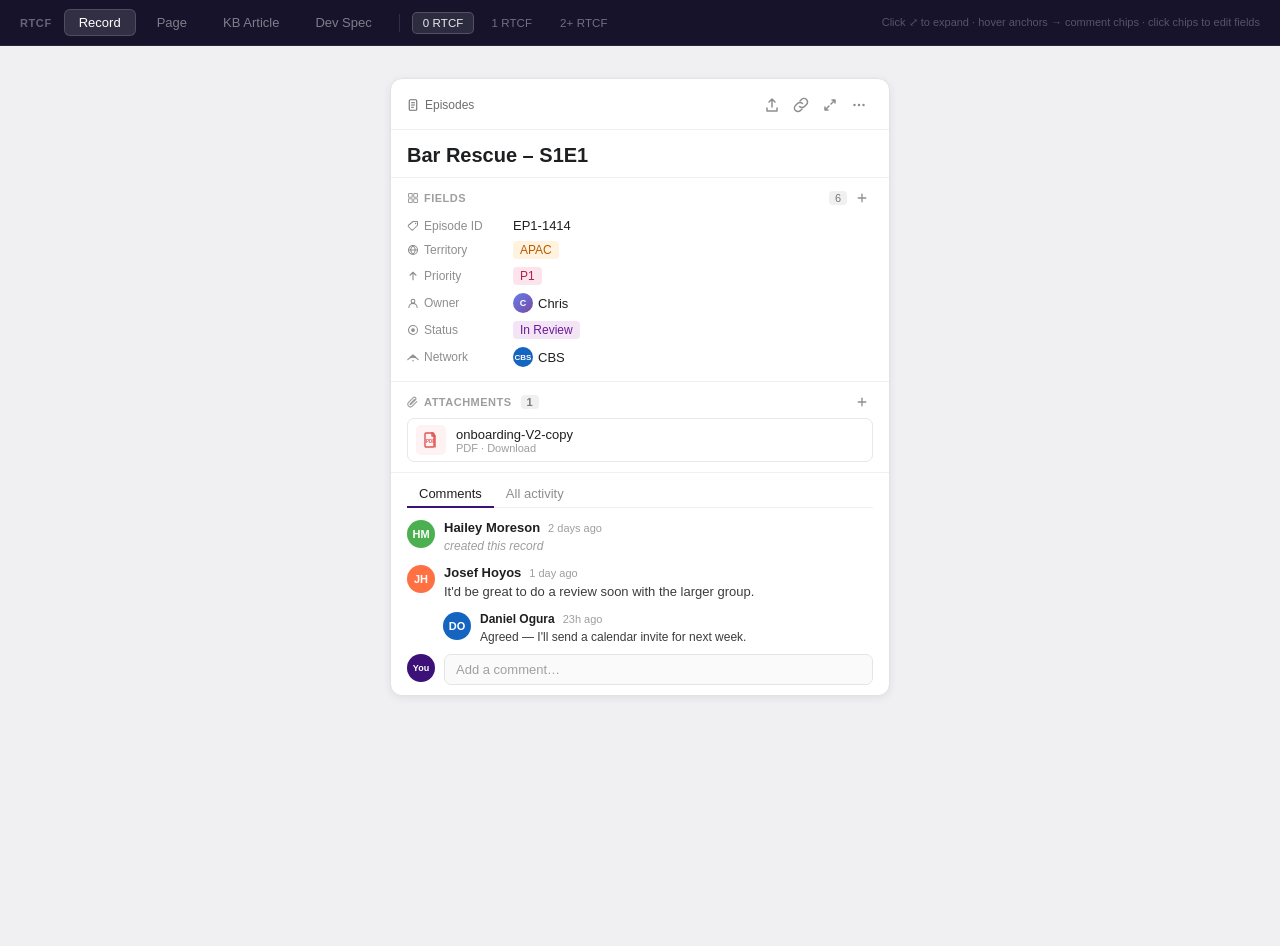
<file: rtcf-prototype.html>
<!DOCTYPE html>
<html lang="en">
<head>
<meta charset="UTF-8">
<meta name="viewport" content="width=device-width, initial-scale=1.0">
<title>RTCF Record Prototype v3</title>
<style>
* { box-sizing: border-box; margin: 0; padding: 0; }
body {
  font-family: -apple-system, BlinkMacSystemFont, 'Segoe UI', Roboto, sans-serif;
  background: #f0f0f2; height: 100vh; overflow: hidden; color: #1e1f21;
}

/* ── PROTOTYPE NAV ── */
.proto-bar {
  position: fixed; top: 0; left: 0; right: 0; height: 46px;
  background: #16132b; display: flex; align-items: center;
  padding: 0 20px; gap: 6px; z-index: 9999;
  border-bottom: 1px solid rgba(255,255,255,0.08);
}
.proto-label { font-size: 11px; color: rgba(255,255,255,0.35); text-transform: uppercase; letter-spacing: 0.6px; font-weight: 600; margin-right: 6px; }
.proto-tab { padding: 5px 14px; border-radius: 6px; border: 1px solid transparent; background: transparent; color: rgba(255,255,255,0.45); font-size: 13px; cursor: pointer; font-family: inherit; transition: all 0.15s; }
.proto-tab:hover { background: rgba(255,255,255,0.07); color: rgba(255,255,255,0.75); }
.proto-tab.on { background: rgba(255,255,255,0.12); border-color: rgba(255,255,255,0.14); color: #fff; font-weight: 500; }
.proto-sep { width: 1px; height: 18px; background: rgba(255,255,255,0.12); margin: 0 6px; }
.proto-hint { margin-left: auto; font-size: 11px; color: rgba(255,255,255,0.28); }
.proto-rtcf { padding: 4px 10px; border-radius: 5px; border: 1px solid transparent; background: transparent; color: rgba(255,255,255,0.4); font-size: 11.5px; cursor: pointer; font-family: inherit; transition: all 0.15s; letter-spacing: 0.1px; }
.proto-rtcf:hover { background: rgba(255,255,255,0.07); color: rgba(255,255,255,0.7); }
.proto-rtcf.on { background: rgba(255,255,255,0.1); border-color: rgba(255,255,255,0.18); color: rgba(255,255,255,0.9); font-weight: 500; }

/* ── SHELL ── */
.shell { height: calc(100vh - 46px); margin-top: 46px; display: flex; flex-direction: column; overflow: hidden; }

/* ── TABS ── */
.tab { display: none; flex: 1; overflow: hidden; position: relative; }
.tab.on { display: flex; flex-direction: column; }

/* ── VIEW CONTAINER ── */
.vc { flex: 1; position: relative; overflow: hidden; }
.pv, .fv { position: absolute; inset: 0; transition: opacity 0.2s ease, transform 0.2s ease; }
.pv { overflow-y: auto; padding: 32px 24px; background: #f0f0f2; display: flex; justify-content: center; align-items: flex-start; }
.fv { display: flex; flex-direction: column; background: white; opacity: 0; transform: scale(0.988); pointer-events: none; }
.fv.show { opacity: 1; transform: scale(1); pointer-events: all; }
.pv.hide { opacity: 0; transform: scale(1.012); pointer-events: none; }

/* ── RECORD PANEL CARD ── */
.rp { width: 100%; max-width: 500px; background: white; border-radius: 12px; border: 1px solid #e2e2e2; box-shadow: 0 2px 8px rgba(0,0,0,0.07); overflow: hidden; }

.rp-head { display: flex; align-items: center; justify-content: space-between; padding: 12px 16px 10px; border-bottom: 1px solid #f0f0f0; }
.rp-head-left { display: flex; align-items: center; gap: 6px; font-size: 12px; color: #6d6e6f; font-weight: 500; }
.rp-actions { display: flex; gap: 1px; }

/* ── ICON BUTTON ── consistent 28×28, 16px icon */
.ib {
  width: 28px; height: 28px; border-radius: 6px; border: none;
  background: transparent; cursor: pointer;
  display: flex; align-items: center; justify-content: center;
  color: #8e8e8e; transition: all 0.12s; flex-shrink: 0;
}
.ib:hover { background: #f0f0f0; color: #1e1f21; }
.ib svg { display: block; }

.rp-title { padding: 14px 16px 10px; font-size: 20px; font-weight: 700; color: #1e1f21; }

/* ── RTCF SECTION (panel) ── */
.rtcf { padding: 0 16px; }
.rtcf + .rtcf { border-top: 1px solid #f2f2f2; }
.rtcf-hd { display: flex; align-items: center; justify-content: space-between; padding: 8px 0 5px; }
.rtcf-hd:hover .rtcf-xb { opacity: 1; }
.rtcf-label { font-size: 11px; font-weight: 700; color: #9e9e9e; text-transform: uppercase; letter-spacing: 0.5px; display: flex; align-items: center; gap: 5px; }
.rtcf-xb {
  width: 24px; height: 24px; border-radius: 4px; border: none;
  background: transparent; cursor: pointer; opacity: 0;
  display: flex; align-items: center; justify-content: center;
  color: #9e9e9e; transition: all 0.12s;
}
.rtcf-xb:hover { background: #f0f0f0; color: #1e1f21; opacity: 1 !important; }
.rtcf-body { font-size: 13px; line-height: 1.6; color: #1e1f21; padding-bottom: 8px; }
.rtcf-body p { margin-bottom: 5px; }
.rtcf-body ul { padding-left: 16px; }
.rtcf-body li { margin-bottom: 2px; }
.rtcf-img { width: 100%; height: 100px; border-radius: 6px; margin: 6px 0; background: linear-gradient(135deg, #1e1826, #3b2a5e); }

.edit-bar { display: flex; gap: 1px; padding: 4px 0 8px; border-top: 1px solid #f2f2f2; margin-top: 2px; }
.ef { width: 26px; height: 26px; border-radius: 4px; border: none; background: transparent; cursor: pointer; display: flex; align-items: center; justify-content: center; color: #8e8e8e; font-size: 12px; font-family: inherit; transition: all 0.12s; font-style: normal; font-weight: normal; }
.ef:hover { background: #f0f0f0; color: #1e1f21; }
.ef svg { display: block; }

/* ── ZERO RTCF EMPTY HINT ── */
.zero-hint { margin: 4px 16px 14px; border: 1.5px dashed #ddd; border-radius: 8px; padding: 18px; text-align: center; cursor: pointer; transition: all 0.15s; }
.zero-hint:hover { border-color: #aaa; background: #fafafa; }
.zero-hint-icon { display: flex; justify-content: center; margin-bottom: 8px; color: #b0b0b0; }
.zero-hint-title { font-size: 13px; font-weight: 600; color: #5d5d5d; margin-bottom: 3px; }
.zero-hint-sub { font-size: 12px; color: #a0a0a0; line-height: 1.4; }

/* ── PANEL SECTIONS ── */
.sec { padding: 0 16px 10px; border-top: 1px solid #f0f0f0; transition: background 0.12s; }
.sec:has(.sec-expand-btn) { cursor: pointer; }
.sec:has(.sec-expand-btn):hover { background: #fafafa; }
.sec-hd { display: flex; align-items: center; justify-content: space-between; padding: 9px 0 5px; }
.sec-title { font-size: 11px; font-weight: 700; color: #9e9e9e; text-transform: uppercase; letter-spacing: 0.5px; display: flex; align-items: center; gap: 5px; }
.sec-expand-btn {
  display: flex; align-items: center; gap: 3px;
  padding: 2px 6px; border-radius: 4px; border: none;
  background: transparent; cursor: pointer; font-family: inherit;
  font-size: 11px; color: #c0c0c0; font-weight: 500;
  opacity: 0; transition: opacity 0.15s, background 0.12s, color 0.12s;
  white-space: nowrap; flex-shrink: 0;
}
.sec-expand-btn svg { display: block; }
.sec:hover .sec-expand-btn { opacity: 1; }
.sec-expand-btn:hover { background: #ebebeb; color: #3d1278 !important; }
.rtcf-preview {
  font-size: 13px; color: #3c3c3c; line-height: 1.65;
  max-height: 148px; overflow: hidden;
  position: relative; padding-bottom: 0;
}
.rtcf-preview::after {
  content: ''; position: absolute; bottom: 0; left: 0; right: 0;
  height: 36px; background: linear-gradient(transparent, #fff);
  pointer-events: none;
}
.sec:has(.sec-expand-btn):hover .rtcf-preview::after {
  background: linear-gradient(transparent, #fafafa);
}
.rtcf-preview p { margin-bottom: 5px; }
.rtcf-preview p:last-child { margin-bottom: 0; }
.rtcf-preview strong { font-weight: 600; color: #1e1f21; }
.rtcf-preview ul, .rtcf-preview ol { padding-left: 18px; margin-bottom: 6px; }
.rtcf-preview li { margin-bottom: 2px; }
.fr { display: flex; align-items: center; padding: 4px 0; gap: 10px; }
.fn { width: 96px; font-size: 12px; color: #8e8e8e; flex-shrink: 0; display: flex; align-items: center; gap: 5px; }
.fn svg { flex-shrink: 0; }
.fv2 { font-size: 13px; color: #1e1f21; display: flex; align-items: center; gap: 5px; }

.tag { padding: 2px 7px; border-radius: 4px; font-size: 12px; font-weight: 500; }
.to { background: #fff3e0; color: #b85c00; }
.tp { background: #fce4ec; color: #b0204a; }
.tpu { background: #f3e5f5; color: #6a1b9a; }
.tg { background: #e3f5ea; color: #1e7a3d; }
.tb { background: #e3f0ff; color: #1a56a4; }
.tn { background: #f0f0f0; color: #5e5e5e; }
/* ── PAGE/DOC CARD ── */
.page-card-meta { display: flex; align-items: center; gap: 7px; font-size: 12px; color: #a0a0a0; margin: 6px 0 10px; flex-wrap: wrap; }
.page-card-preview { font-size: 13px; color: #6d6e6f; line-height: 1.55; max-height: 58px; overflow: hidden; display: -webkit-box; -webkit-line-clamp: 3; -webkit-box-orient: vertical; }
/* ── KB ARTICLE CARD ── */
.kb-category { font-size: 11px; font-weight: 600; color: #9e9e9e; text-transform: uppercase; letter-spacing: 0.5px; margin-bottom: 5px; display: flex; align-items: center; gap: 5px; }
.kb-author { font-size: 12px; color: #a0a0a0; display: flex; align-items: center; gap: 6px; margin: 6px 0 10px; }
/* ── EMPTY CONTENT STATE ── */
.empty-body { flex: 1; overflow-y: auto; padding: 44px 68px; display: flex; align-items: flex-start; justify-content: center; }
.empty-body-inner { max-width: 660px; width: 100%; }
.empty-hint { margin-top: 36px; padding: 36px 24px; border: 1.5px dashed #e0e0e0; border-radius: 10px; text-align: center; }
.empty-hint-title { font-size: 14px; color: #c0c0c0; margin-bottom: 6px; font-weight: 500; }
.empty-hint-sub { font-size: 12px; color: #d0d0d0; }

.av { width: 20px; height: 20px; border-radius: 50%; background: linear-gradient(135deg, #667eea, #764ba2); display: inline-flex; align-items: center; justify-content: center; font-size: 9px; color: white; font-weight: 700; flex-shrink: 0; }
.av-lg { width: 28px; height: 28px; border-radius: 50%; display: flex; align-items: center; justify-content: center; font-size: 11px; font-weight: 700; color: white; flex-shrink: 0; }

.att-item { display: flex; align-items: center; gap: 10px; padding: 6px 8px; border-radius: 7px; border: 1px solid #e8e8e8; cursor: pointer; transition: background 0.1s; }
.att-item:hover { background: #f9f9f9; }
.att-icon { width: 30px; height: 30px; background: #fef2f2; border-radius: 5px; display: flex; align-items: center; justify-content: center; color: #e05555; }
.att-name { font-size: 13px; font-weight: 500; color: #1e1f21; }
.att-meta { font-size: 11px; color: #9e9e9e; }

.cmts-tabs { display: flex; border-bottom: 1px solid #f0f0f0; margin-bottom: 12px; padding-top: 8px; }
.ct { padding: 5px 12px; font-size: 13px; color: #8e8e8e; cursor: pointer; border-bottom: 2px solid transparent; margin-bottom: -1px; transition: all 0.12s; }
.ct.on { color: #1e1f21; border-bottom-color: #3d1278; font-weight: 500; }
.ci { display: flex; gap: 9px; margin-bottom: 10px; }
.ca { font-size: 13px; font-weight: 600; color: #1e1f21; display: flex; align-items: center; gap: 8px; margin-bottom: 2px; }
.ct2 { font-size: 11px; color: #9e9e9e; font-weight: 400; }
.cb { font-size: 13px; color: #3c3c3c; line-height: 1.5; }
.ci-input { display: flex; gap: 9px; align-items: flex-start; margin-top: 6px; }
.ci-field { flex: 1; border: 1px solid #e4e4e4; border-radius: 7px; padding: 7px 11px; font-size: 13px; color: #a0a0a0; background: #fafafa; cursor: text; }
.badge { background: #f0f0f0; border-radius: 4px; padding: 1px 6px; font-size: 11px; color: #7a7a7a; margin-left: 4px; }

/* ═══════════════════════════════════════════
   FULL-SCREEN
═══════════════════════════════════════════ */
.fs-chrome {
  height: 50px; border-bottom: 1px solid #e8e8e8;
  display: flex; align-items: center; padding: 0 18px;
  background: white; flex-shrink: 0; gap: 8px;
}
.back-btn {
  display: flex; align-items: center; gap: 5px; padding: 5px 10px;
  border-radius: 6px; border: none; background: transparent; cursor: pointer;
  font-size: 13px; color: #6d6e6f; font-family: inherit; transition: all 0.12s;
  margin-right: 4px;
}
.back-btn:hover { background: #f0f0f0; color: #1e1f21; }
.fs-breadcrumb { display: flex; align-items: center; gap: 6px; font-size: 13px; color: #8e8e8e; }
.fs-breadcrumb .sep { color: #d8d8d8; }
.fs-breadcrumb .cur { color: #1e1f21; font-weight: 500; }
.fs-chrome-right { margin-left: auto; display: flex; align-items: center; gap: 6px; }
.share-btn { padding: 5px 14px; border-radius: 6px; border: 1px solid #e0e0e0; background: white; font-size: 13px; cursor: pointer; font-family: inherit; font-weight: 500; color: #1e1f21; transition: background 0.12s; }
.share-btn:hover { background: #f5f5f5; }
.fs-saved { font-size: 12px; color: #b0b0b0; margin-right: 2px; }

.fs-toolbar {
  height: 40px; border-bottom: 1px solid #f0f0f0;
  display: flex; align-items: center; padding: 0 14px; gap: 1px;
  background: white; flex-shrink: 0;
}
.tsep { width: 1px; height: 18px; background: #e8e8e8; margin: 0 4px; }
.ff {
  width: 28px; height: 28px; border-radius: 5px; border: none;
  background: transparent; cursor: pointer;
  display: flex; align-items: center; justify-content: center;
  color: #6d6e6f; font-size: 13px; font-family: inherit; transition: all 0.12s;
}
.ff:hover { background: #f0f0f0; color: #1e1f21; }
.ff svg { display: block; }
.ff.b { font-weight: 700; }
.ff.i { font-style: italic; }
.ff.u { text-decoration: underline; }
.fs-para {
  border: none; background: transparent; font-size: 13px; color: #6d6e6f;
  cursor: pointer; padding: 3px 6px; font-family: inherit; border-radius: 4px;
}
.fs-para:hover { background: #f0f0f0; }
.t-right { margin-left: auto; display: flex; align-items: center; gap: 6px; }
.pill-btn { padding: 4px 10px; border-radius: 5px; border: 1px solid #e4e4e4; background: white; font-size: 12px; cursor: pointer; color: #6d6e6f; font-family: inherit; transition: all 0.12s; display: flex; align-items: center; gap: 5px; }
.pill-btn:hover { background: #f5f5f5; }
.pill-btn svg { display: block; }

.fs-body { flex: 1; display: flex; overflow: hidden; position: relative; }

/* ── FIELD CHIPS ── */
.field-chips-row { display: flex; flex-wrap: wrap; align-items: center; gap: 5px; margin-bottom: 8px; }
.field-chip {
  display: inline-flex; align-items: center; gap: 4px;
  padding: 3px 8px 3px 7px; border-radius: 5px;
  background: #f2f2f2; border: 1px solid transparent;
  font-size: 12px; color: #4a4a4a; cursor: pointer;
  transition: all 0.12s; position: relative; user-select: none;
}
.field-chip:hover { background: #e8e8e8; border-color: #d4d4d4; }
.field-chip.active { background: #ede8f8; border-color: #c4aef0; }
.fc-label { font-size: 10px; color: #9e9e9e; margin-right: 1px; }

/* ── CHIP POPOVER ── */
.chip-popover {
  position: absolute; top: calc(100% + 6px); left: 0; z-index: 200;
  background: white; border: 1px solid #e0e0e0; border-radius: 9px;
  box-shadow: 0 8px 24px rgba(0,0,0,0.11); min-width: 200px;
  padding: 12px 14px; display: none;
}
.chip-popover.show { display: block; }
.cp-label { font-size: 11px; font-weight: 700; color: #8e8e8e; text-transform: uppercase; letter-spacing: 0.4px; margin-bottom: 10px; }
.cp-option { display: flex; align-items: center; gap: 8px; padding: 5px 6px; border-radius: 5px; cursor: pointer; transition: background 0.1s; font-size: 13px; }
.cp-option:hover { background: #f5f5f5; }
.cp-option input[type=radio] { accent-color: #6b46c1; cursor: pointer; }

/* ── EDITOR ── */
.fs-editor { flex: 1; overflow-y: auto; padding: 44px 68px; }
.fs-editor-inner { max-width: 720px; margin: 0 auto; }
.fs-title { font-size: 27px; font-weight: 700; color: #1e1f21; margin-bottom: 14px; }
.fs-field-subtitle { font-size: 12px; color: #c0c0c0; margin-bottom: 22px; }
.fs-sec-label { font-size: 11px; font-weight: 700; color: #b8b8b8; text-transform: uppercase; letter-spacing: 0.7px; padding-bottom: 10px; border-bottom: 1px solid #f0f0f0; margin-bottom: 16px; display: flex; align-items: center; gap: 7px; }
.ftype-badge { font-weight: 400; font-size: 10px; color: #d0d0d0; text-transform: none; letter-spacing: 0; }
.fs-section { margin-bottom: 32px; }
.fs-content { font-size: 15px; line-height: 1.72; color: #1e1f21; }
.fs-content p { margin-bottom: 10px; }
.fs-content ul { padding-left: 22px; margin-bottom: 10px; }
.fs-content li { margin-bottom: 3px; }
.fs-img { width: 100%; height: 220px; border-radius: 9px; margin: 14px 0; background: linear-gradient(135deg, #1a1826, #3b2a5e); }
.rtcf-divider { height: 1px; background: #efefef; margin: 4px 0 30px; }

/* ── 0 RTCF FIELDS-FIRST ── */
.ffl { flex: 1; overflow-y: auto; padding: 44px 68px; }
.ffl-inner { max-width: 660px; margin: 0 auto; }
.ffl-title { font-size: 27px; font-weight: 700; color: #1e1f21; margin-bottom: 6px; }
.ffl-sub { font-size: 13px; color: #a0a0a0; margin-bottom: 28px; }

.fields-table { border: 1px solid #e4e4e4; border-radius: 10px; overflow: hidden; margin-bottom: 20px; }
.ft-head { padding: 10px 16px; background: #f8f8f8; border-bottom: 1px solid #e8e8e8; font-size: 11px; font-weight: 700; color: #9e9e9e; text-transform: uppercase; letter-spacing: 0.5px; display: flex; align-items: center; justify-content: space-between; }
.ft-row { display: flex; align-items: center; padding: 10px 16px; border-bottom: 1px solid #f4f4f4; gap: 14px; transition: background 0.1s; cursor: pointer; }
.ft-row:last-child { border-bottom: none; }
.ft-row:hover { background: #fafafa; }
.ft-name { width: 130px; font-size: 13px; color: #7a7a7a; flex-shrink: 0; display: flex; align-items: center; gap: 6px; }
.ft-name svg { color: #b8b8b8; flex-shrink: 0; }
.ft-val { font-size: 13px; color: #1e1f21; display: flex; align-items: center; gap: 6px; }
.ft-edit { margin-left: auto; opacity: 0; color: #9e9e9e; transition: opacity 0.12s; display: flex; align-items: center; }
.ft-row:hover .ft-edit { opacity: 1; }

.add-rtcf-card { border: 1.5px dashed #e0e0e0; border-radius: 10px; padding: 24px; text-align: center; cursor: pointer; transition: all 0.15s; margin-bottom: 20px; }
.add-rtcf-card:hover { border-color: #b0a0cc; background: #fdf8ff; }
.arc-icon { display: flex; justify-content: center; margin-bottom: 10px; color: #b8b8b8; }
.arc-title { font-size: 14px; font-weight: 600; color: #3c3c3c; margin-bottom: 5px; }
.arc-desc { font-size: 13px; color: #9e9e9e; line-height: 1.5; margin-bottom: 14px; }
.arc-btn { padding: 8px 18px; background: #3d1278; color: white; border: none; border-radius: 6px; font-size: 13px; cursor: pointer; font-family: inherit; }
.arc-btn:hover { background: #52189c; }

/* ── FLOATING OUTLINE PANEL ── */
.outline-panel {
  position: absolute; left: 0; top: 0; bottom: 0; width: 196px;
  background: white; z-index: 20;
  display: flex; flex-direction: column;
  transition: transform 0.2s ease, opacity 0.2s ease;
  box-shadow: 4px 0 16px rgba(0,0,0,0.07);
}
.outline-panel.collapsed { transform: translateX(-210px); opacity: 0; pointer-events: none; }
.outline-hd {
  height: 40px; display: flex; align-items: center; justify-content: flex-end;
  padding: 0 8px; flex-shrink: 0;
}
.outline-body { flex: 1; overflow-y: auto; padding: 4px 0 20px; }
.outline-lbl {
  font-size: 10px; font-weight: 700; color: #b8b8b8; text-transform: uppercase;
  letter-spacing: 0.6px; padding: 0 14px 8px; white-space: nowrap;
}
.oi {
  display: flex; align-items: center; gap: 7px;
  padding: 5px 14px; font-size: 13px; color: #3c3c3c;
  cursor: pointer; border-left: 2px solid transparent; transition: background 0.1s;
  white-space: nowrap;
}
.oi:hover { background: #f5f5f5; }
.oi.on { color: #3d1278; background: #faf7ff; border-left-color: #7c3aed; font-weight: 500; }
.oi-sub {
  padding: 4px 14px 4px 33px; font-size: 12px; color: #8e8e8e;
  cursor: pointer; transition: background 0.1s; white-space: nowrap;
}
.oi-sub:hover { background: #f5f5f5; color: #3c3c3c; }
.oi-sub.on { color: #3d1278; }

/* floating toggle button in content — appears when outline is hidden */
.outline-float-btn {
  position: absolute; left: 16px; top: 16px; z-index: 10;
  width: 28px; height: 28px; border-radius: 7px; border: 1px solid #e4e4e4;
  background: white; box-shadow: 0 1px 5px rgba(0,0,0,0.09);
  display: flex; align-items: center; justify-content: center;
  cursor: pointer; color: #7a7a7a; transition: opacity 0.15s, background 0.12s;
  opacity: 0; pointer-events: none;
}
.outline-float-btn:hover { background: #f5f5f5; color: #1e1f21; }
.outline-float-btn.visible { opacity: 1; pointer-events: all; }

/* ── COMMENTS PANEL ── */
.fs-cmt { width: 296px; border-left: 1px solid #e8e8e8; background: white; display: flex; flex-direction: column; flex-shrink: 0; }
.fsc-hd { padding: 13px 16px; border-bottom: 1px solid #f0f0f0; display: flex; align-items: center; justify-content: space-between; }
.fsc-tabs { display: flex; }
.fsc-tab { padding: 4px 10px; font-size: 13px; color: #8e8e8e; cursor: pointer; border-bottom: 2px solid transparent; margin-bottom: -1px; transition: all 0.12s; }
.fsc-tab.on { color: #1e1f21; border-bottom-color: #3d1278; font-weight: 500; }
.fsc-body { flex: 1; overflow-y: auto; padding: 14px 16px; }
.fsc-composer { display: flex; gap: 9px; align-items: center; padding: 10px 16px; border-top: 1px solid #f0f0f0; background: white; flex-shrink: 0; }
.fsc-search { display: flex; align-items: center; gap: 5px; background: #f5f5f5; border-radius: 6px; padding: 6px 10px; margin-bottom: 14px; font-size: 12px; color: #9e9e9e; }
.fsc-search span { margin-left: auto; cursor: pointer; font-size: 11px; color: #8e8e8e; }
.cmt-hl { background: #fff8e1; border-left: 3px solid #ffc107; border-radius: 0 6px 6px 0; padding: 7px 10px 7px 9px; font-size: 13px; color: #6d5c00; font-style: italic; margin-bottom: 14px; }

/* ── COMMENT BLOCKS ── */
.cmt-block { margin-bottom: 16px; }
.cmt-sep { height: 1px; background: #f0f0f0; margin: 16px 0; }

/* ── REPLY INTERACTIONS ── */
.av-sm { width: 22px; height: 22px; border-radius: 50%; background: #7c3aed; color: white; font-size: 8px; font-weight: 700; display: flex; align-items: center; justify-content: center; flex-shrink: 0; }
.cmt-hoverable { position: relative; }
.cmt-actions {
  position: absolute; right: 0; top: 4px;
  display: flex; align-items: center; gap: 1px;
  opacity: 0; pointer-events: none; transition: opacity 0.1s;
  background: white; border: 1px solid #e8e8e8; border-radius: 7px;
  padding: 2px 3px; box-shadow: 0 2px 6px rgba(0,0,0,0.08);
}
.cmt-hoverable:hover .cmt-actions { opacity: 1; pointer-events: all; }
.cmt-act-btn {
  width: 26px; height: 26px; border-radius: 5px; border: none;
  background: transparent; cursor: pointer;
  display: flex; align-items: center; justify-content: center;
  color: #8e8e8e; transition: all 0.1s;
}
.cmt-act-btn:hover { background: #f5f5f5; color: #1e1f21; }
.reply-composer { display: none; padding: 5px 0 2px 36px; }
.reply-composer.open { display: flex; gap: 7px; align-items: center; }
.reply-input {
  flex: 1; border: 1px solid #e0e0e0; border-radius: 20px;
  padding: 6px 12px; font-size: 12px; font-family: inherit;
  color: #1e1f21; outline: none; background: #fafafa;
  transition: border-color 0.12s, background 0.12s;
}
.reply-input:focus { border-color: #9d7bea; background: white; }
.cmt-thread { padding-left: 36px; margin-top: 4px; }
.cmt-thread:empty { display: none; }
.cmt-thread .ci { margin-bottom: 8px; }

/* inline comment — amber left rule */
.cmt-inline-block { border-left: 2px solid #f5c342; padding-left: 10px; }

/* anchor pill — clickable quoted text */
.cmt-anchor-pill {
  display: block; background: #fffbee; border: 1px solid #ede0a0;
  border-radius: 5px; padding: 5px 8px; margin-bottom: 9px;
  cursor: pointer; transition: background 0.12s; text-decoration: none;
}
.cmt-anchor-pill:hover { background: #fff3cc; }
.cmt-anchor-field {
  font-size: 10px; font-weight: 700; color: #a08020; text-transform: uppercase;
  letter-spacing: 0.4px; display: block; margin-bottom: 3px;
}
.cmt-anchor-text { font-size: 12px; color: #5a4500; font-style: italic; line-height: 1.4; display: block; }

/* reply indent inside a thread */
.cmt-reply { padding-left: 28px; }

/* inline anchor highlight in the editor */
.inline-anchor {
  background: rgba(255,220,60,0.28); border-bottom: 2px solid #f5c342;
  border-radius: 2px; padding: 0 1px; cursor: default;
}
@keyframes anchor-flash {
  0%   { background: rgba(255,200,20,0.65); }
  100% { background: rgba(255,220,60,0.28); }
}
.inline-anchor.flash { animation: anchor-flash 1.8s ease-out forwards; }

/* ── COMMENTS PANEL — CLOSE STATE ── */
.fs-cmt.cmt-hidden { display: none; }

/* ── GDOC-STYLE INLINE COMMENT CARDS (shown when panel is closed) ── */
.fs-editor { position: relative; }
.gdoc-layer {
  position: absolute; top: 0; right: 0; bottom: 0;
  pointer-events: none; z-index: 5;
}
.gdoc-chip {
  position: absolute; right: 10px; width: 210px;
  background: white; border: 1px solid #e4e4e4;
  border-radius: 8px; padding: 9px 11px 10px;
  box-shadow: 0 1px 6px rgba(0,0,0,0.08);
  cursor: pointer; pointer-events: none;
  opacity: 0; transform: translateX(10px);
  transition: opacity 0.2s ease, transform 0.2s ease, box-shadow 0.12s;
}
.cmt-panel-hidden .gdoc-chip { opacity: 1; pointer-events: all; transform: translateX(0); }
.gdoc-chip:not(.expanded):hover {
  box-shadow: 0 6px 20px rgba(0,0,0,0.15); border-color: #b8a8d8;
  transform: translateX(-3px);
}
.gdoc-chip.expanded {
  width: 280px; border-color: #c4aef0; cursor: default;
  box-shadow: 0 8px 28px rgba(0,0,0,0.16); z-index: 20;
  transform: translateX(0) !important;
}
.gdoc-chip.expanded .gdoc-chip-body {
  -webkit-line-clamp: unset; display: block; overflow: visible;
}

/* Reply form — shown only when chip is expanded */
.gdoc-chip-reply { display: none; margin-top: 10px; padding-top: 10px; border-top: 1px solid #f0f0f0; }
.gdoc-chip.expanded .gdoc-chip-reply { display: block; }
.gdoc-reply-input {
  width: 100%; border: 1.5px solid #9d7bea; border-radius: 7px;
  padding: 7px 10px; font-size: 12px; font-family: inherit;
  color: #1e1f21; outline: none; margin-bottom: 8px; background: white;
  box-sizing: border-box;
}
.gdoc-reply-input::placeholder { color: #b0b0b0; }
.gdoc-reply-btns { display: flex; justify-content: flex-end; gap: 6px; align-items: center; }
.gdoc-cancel-btn {
  background: none; border: none; font-size: 13px; color: #6d6e6f;
  cursor: pointer; font-family: inherit; padding: 4px 8px; border-radius: 5px;
}
.gdoc-cancel-btn:hover { background: #f5f5f5; color: #1e1f21; }
.gdoc-reply-btn {
  padding: 5px 14px; border-radius: 6px; border: none;
  background: #e8e0f5; color: #9d7bea; font-size: 13px;
  font-family: inherit; font-weight: 500; cursor: pointer;
  transition: background 0.12s, color 0.12s; opacity: 0.7;
}
.gdoc-reply-btn.ready { background: #7c3aed; color: white; opacity: 1; }
.gdoc-reply-btn.ready:hover { background: #6d31d4; }

/* Darker anchor highlight when its chip is hovered or expanded */
.inline-anchor.hover-hl {
  background: rgba(245,170,0,0.45); border-bottom-color: #c49000;
}
.gdoc-chip-hd {
  display: flex; align-items: center; gap: 6px; margin-bottom: 5px;
}
.gdoc-chip-hd .av { width: 20px; height: 20px; font-size: 7px; flex-shrink: 0; }
.gdoc-chip-name { font-size: 12px; font-weight: 600; color: #1e1f21; flex: 1; min-width: 0; overflow: hidden; text-overflow: ellipsis; white-space: nowrap; }
.gdoc-chip-time { font-size: 11px; color: #b0b0b0; flex-shrink: 0; }
.gdoc-chip-body {
  font-size: 12px; color: #4c4c4c; line-height: 1.45;
  overflow: hidden; display: -webkit-box;
  -webkit-line-clamp: 2; -webkit-box-orient: vertical;
}

/* Comments pill active state (when panel is OPEN) */
.pill-btn.cmt-pill-active { background: #f0ebff; border-color: #c4aef0; color: #5b21b6; }

/* ── VIEW TOGGLE ── */
.view-toggle { display: flex; border: 1px solid #e4e4e4; border-radius: 7px; overflow: hidden; margin-right: 4px; }
.vt-btn {
  height: 28px; padding: 0 10px; border: none; background: transparent;
  cursor: pointer; display: flex; align-items: center; gap: 5px;
  color: #8e8e8e; font-size: 12px; font-family: inherit;
  transition: background 0.12s, color 0.12s; white-space: nowrap;
}
.vt-btn:hover { background: #f5f5f5; color: #1e1f21; }
.vt-btn.on { background: #f0ebff; color: #6b21a8; font-weight: 500; }
.vt-btn + .vt-btn { border-left: 1px solid #e4e4e4; }

/* ── STANDARD VIEW LAYOUT ── */
.sv-layout { flex: 1; overflow-y: auto; padding: 44px 68px; display: none; }
.sv-layout.show { display: block; }
.sv-inner { max-width: 720px; margin: 0 auto; }
.sv-title { font-size: 27px; font-weight: 700; color: #1e1f21; margin-bottom: 20px; }
.sv-section { border: 1px solid #e8e8e8; border-radius: 10px; overflow: hidden; margin-bottom: 20px; }
.sv-section-hd { padding: 10px 16px; background: #fafafa; border-bottom: 1px solid #eee; display: flex; align-items: center; justify-content: space-between; }
.sv-section-label { font-size: 11px; font-weight: 700; color: #9e9e9e; text-transform: uppercase; letter-spacing: 0.5px; display: flex; align-items: center; gap: 5px; }
.sv-rtcf-badge { font-weight: 400; font-size: 10px; color: #ccc; text-transform: none; letter-spacing: 0; margin-left: 2px; }
.sv-section-body { padding: 16px; font-size: 14px; line-height: 1.72; color: #1e1f21; }
.sv-section-body p { margin-bottom: 8px; }
.sv-section-body ul { padding-left: 20px; margin-bottom: 8px; }
.sv-section-body li { margin-bottom: 3px; }
.sv-section .ft-row:last-child { border-bottom: none; }
.sv-open-btn { font-size: 11px; padding: 3px 9px; border-radius: 5px; border: 1px solid #e0e0e0; background: white; color: #6d6e6f; cursor: pointer; font-family: inherit; display: flex; align-items: center; gap: 4px; transition: all 0.12s; }
.sv-open-btn:hover { background: #f5f5f5; color: #1e1f21; border-color: #c8c8c8; }
</style>
</head>
<body>

<!-- SVG icon definitions -->
<svg style="display:none" xmlns="http://www.w3.org/2000/svg">
  <defs>
    <!-- share / upload -->
    <symbol id="ic-share" viewBox="0 0 16 16" fill="none" stroke="currentColor" stroke-width="1.5" stroke-linecap="round" stroke-linejoin="round">
      <path d="M8 10V2M5 5l3-3 3 3M3 11v3h10v-3"/>
    </symbol>
    <!-- chain link -->
    <symbol id="ic-link" viewBox="0 0 16 16" fill="none" stroke="currentColor" stroke-width="1.5" stroke-linecap="round">
      <path d="M6.5 9.5a3.5 3.5 0 0 0 5 0l2-2a3.5 3.5 0 0 0-5-5L7 4"/>
      <path d="M9.5 6.5a3.5 3.5 0 0 0-5 0l-2 2a3.5 3.5 0 0 0 5 5L9 12"/>
    </symbol>
    <!-- expand / fullscreen -->
    <symbol id="ic-expand" viewBox="0 0 16 16" fill="none" stroke="currentColor" stroke-width="1.5" stroke-linecap="round" stroke-linejoin="round">
      <path d="M9 7L13 3M10 3h3v3M7 9L3 13M3 10v3h3"/>
    </symbol>
    <!-- collapse / exit fullscreen -->
    <symbol id="ic-collapse" viewBox="0 0 16 16" fill="none" stroke="currentColor" stroke-width="1.5" stroke-linecap="round" stroke-linejoin="round">
      <path d="M13 3L9 7M9 4v3h3M3 13L7 9M4 9h3v3"/>
    </symbol>
    <!-- three dots / more -->
    <symbol id="ic-more" viewBox="0 0 16 16" fill="currentColor">
      <circle cx="3.5" cy="8" r="1.25"/><circle cx="8" cy="8" r="1.25"/><circle cx="12.5" cy="8" r="1.25"/>
    </symbol>
    <!-- chevron right / close panel -->
    <symbol id="ic-chevron-right" viewBox="0 0 16 16" fill="none" stroke="currentColor" stroke-width="1.5" stroke-linecap="round" stroke-linejoin="round">
      <path d="M6 3l5 5-5 5"/>
    </symbol>
    <!-- chevron left / back -->
    <symbol id="ic-chevron-left" viewBox="0 0 16 16" fill="none" stroke="currentColor" stroke-width="1.5" stroke-linecap="round" stroke-linejoin="round">
      <path d="M10 3L5 8l5 5"/>
    </symbol>
    <!-- pencil / edit -->
    <symbol id="ic-edit" viewBox="0 0 16 16" fill="none" stroke="currentColor" stroke-width="1.5" stroke-linecap="round" stroke-linejoin="round">
      <path d="M11.5 2.5l2 2-8.5 8.5H3v-2l8.5-8.5z"/>
    </symbol>
    <!-- eye / preview -->
    <symbol id="ic-eye" viewBox="0 0 16 16" fill="none" stroke="currentColor" stroke-width="1.5" stroke-linecap="round">
      <path d="M1 8s2.5-5 7-5 7 5 7 5-2.5 5-7 5-7-5-7-5z"/>
      <circle cx="8" cy="8" r="2"/>
    </symbol>
    <!-- close X -->
    <symbol id="ic-x" viewBox="0 0 16 16" fill="none" stroke="currentColor" stroke-width="1.5" stroke-linecap="round">
      <path d="M4 4l8 8M12 4l-8 8"/>
    </symbol>
    <!-- comment bubble -->
    <symbol id="ic-comment" viewBox="0 0 16 16" fill="none" stroke="currentColor" stroke-width="1.5" stroke-linecap="round" stroke-linejoin="round">
      <path d="M14 8a6 6 0 0 1-6 6 6.1 6.1 0 0 1-3-.8L2 14l.8-3A6 6 0 1 1 14 8z"/>
    </symbol>
    <!-- paperclip -->
    <symbol id="ic-clip" viewBox="0 0 16 16" fill="none" stroke="currentColor" stroke-width="1.5" stroke-linecap="round" stroke-linejoin="round">
      <path d="M13 7.5l-6 6a3.5 3.5 0 0 1-4.95-4.95l6.36-6.36a2 2 0 0 1 2.83 2.83l-6.37 6.36a.5.5 0 0 1-.7-.7l6-6"/>
    </symbol>
    <!-- grid / fields -->
    <symbol id="ic-fields" viewBox="0 0 16 16" fill="none" stroke="currentColor" stroke-width="1.4" stroke-linecap="round">
      <rect x="2" y="2" width="5" height="5" rx="1"/><rect x="9" y="2" width="5" height="5" rx="1"/>
      <rect x="2" y="9" width="5" height="5" rx="1"/><rect x="9" y="9" width="5" height="5" rx="1"/>
    </symbol>
    <!-- write / pen -->
    <symbol id="ic-write" viewBox="0 0 16 16" fill="none" stroke="currentColor" stroke-width="1.5" stroke-linecap="round" stroke-linejoin="round">
      <path d="M2 13l3-1 7-7-2-2-7 7-1 3zM10 3l2 2"/>
    </symbol>
    <!-- undo -->
    <symbol id="ic-undo" viewBox="0 0 16 16" fill="none" stroke="currentColor" stroke-width="1.5" stroke-linecap="round" stroke-linejoin="round">
      <path d="M3 7H9a4 4 0 0 1 0 8H7M3 7l3-3M3 7l3 3"/>
    </symbol>
    <!-- redo -->
    <symbol id="ic-redo" viewBox="0 0 16 16" fill="none" stroke="currentColor" stroke-width="1.5" stroke-linecap="round" stroke-linejoin="round">
      <path d="M13 7H7a4 4 0 0 0 0 8h2M13 7l-3-3M13 7l-3 3"/>
    </symbol>
    <!-- list / bullet -->
    <symbol id="ic-list" viewBox="0 0 16 16" fill="none" stroke="currentColor" stroke-width="1.5" stroke-linecap="round">
      <line x1="6" y1="4" x2="14" y2="4"/><line x1="6" y1="8" x2="14" y2="8"/><line x1="6" y1="12" x2="14" y2="12"/>
      <circle cx="3" cy="4" r="1" fill="currentColor" stroke="none"/><circle cx="3" cy="8" r="1" fill="currentColor" stroke="none"/><circle cx="3" cy="12" r="1" fill="currentColor" stroke="none"/>
    </symbol>
    <!-- ordered list -->
    <symbol id="ic-olist" viewBox="0 0 16 16" fill="currentColor" stroke="none">
      <text x="1" y="6" font-size="6" font-family="sans-serif">1.</text>
      <text x="1" y="10" font-size="6" font-family="sans-serif">2.</text>
      <text x="1" y="14" font-size="6" font-family="sans-serif">3.</text>
      <line x1="7" y1="4.5" x2="15" y2="4.5" stroke="currentColor" stroke-width="1.4" stroke-linecap="round"/>
      <line x1="7" y1="8.5" x2="15" y2="8.5" stroke="currentColor" stroke-width="1.4" stroke-linecap="round"/>
      <line x1="7" y1="12.5" x2="15" y2="12.5" stroke="currentColor" stroke-width="1.4" stroke-linecap="round"/>
    </symbol>
    <!-- plus -->
    <symbol id="ic-plus" viewBox="0 0 16 16" fill="none" stroke="currentColor" stroke-width="1.75" stroke-linecap="round">
      <line x1="8" y1="3" x2="8" y2="13"/><line x1="3" y1="8" x2="13" y2="8"/>
    </symbol>
    <!-- add task -->
    <symbol id="ic-task" viewBox="0 0 16 16" fill="none" stroke="currentColor" stroke-width="1.5" stroke-linecap="round" stroke-linejoin="round">
      <rect x="2" y="2" width="8" height="8" rx="1.5"/>
      <path d="M5 6l2 2 3-3M11 10h4M13 8v4"/>
    </symbol>
    <!-- record/document icon for breadcrumb -->
    <symbol id="ic-record" viewBox="0 0 16 16" fill="none" stroke="currentColor" stroke-width="1.5" stroke-linecap="round" stroke-linejoin="round">
      <rect x="3" y="1" width="10" height="14" rx="1.5"/>
      <line x1="6" y1="5" x2="10" y2="5"/><line x1="6" y1="8" x2="10" y2="8"/><line x1="6" y1="11" x2="8.5" y2="11"/>
    </symbol>
    <!-- person icon for Owner field -->
    <symbol id="ic-person" viewBox="0 0 16 16" fill="none" stroke="currentColor" stroke-width="1.4" stroke-linecap="round">
      <circle cx="8" cy="5.5" r="2.5"/><path d="M2.5 14a5.5 5.5 0 0 1 11 0"/>
    </symbol>
    <!-- tag icon for ID field -->
    <symbol id="ic-tag" viewBox="0 0 16 16" fill="none" stroke="currentColor" stroke-width="1.4" stroke-linecap="round" stroke-linejoin="round">
      <path d="M9 2H14v5l-6 6a1.5 1.5 0 0 1-2 0L2 9a1.5 1.5 0 0 1 0-2l6-5z"/>
      <circle cx="11.5" cy="4.5" r="1" fill="currentColor" stroke="none"/>
    </symbol>
    <!-- globe/territory -->
    <symbol id="ic-globe" viewBox="0 0 16 16" fill="none" stroke="currentColor" stroke-width="1.4" stroke-linecap="round">
      <circle cx="8" cy="8" r="6"/>
      <path d="M8 2c-2 2-3 4-3 6s1 4 3 6M8 2c2 2 3 4 3 6s-1 4-3 6M2 8h12"/>
    </symbol>
    <!-- arrow up / priority -->
    <symbol id="ic-priority" viewBox="0 0 16 16" fill="none" stroke="currentColor" stroke-width="1.5" stroke-linecap="round" stroke-linejoin="round">
      <path d="M8 13V3M4 7l4-4 4 4"/>
    </symbol>
    <!-- circle dot / status -->
    <symbol id="ic-status" viewBox="0 0 16 16" fill="none" stroke="currentColor" stroke-width="1.4">
      <circle cx="8" cy="8" r="6"/><circle cx="8" cy="8" r="2.5" fill="currentColor" stroke="none"/>
    </symbol>
    <!-- signal / network -->
    <symbol id="ic-network" viewBox="0 0 16 16" fill="none" stroke="currentColor" stroke-width="1.4" stroke-linecap="round">
      <path d="M1 11.5a9 9 0 0 1 14 0M4 8.5a5 5 0 0 1 8 0M7 5.5a2 2 0 0 1 2 0"/>
      <circle cx="8" cy="13" r="1" fill="currentColor" stroke="none"/>
    </symbol>
    <!-- PDF icon -->
    <symbol id="ic-pdf" viewBox="0 0 16 16" fill="none" stroke="currentColor" stroke-width="1.4" stroke-linecap="round" stroke-linejoin="round">
      <rect x="2" y="1" width="9" height="14" rx="1"/>
      <path d="M9 1l3 3v11" stroke-linejoin="round"/>
      <path d="M9 1v3h3" fill="none"/>
      <text x="3" y="11" font-size="4.5" font-family="sans-serif" fill="#e05555" stroke="none" font-weight="700">PDF</text>
    </symbol>
    <!-- search -->
    <!-- outline panel close |← and open |→ -->
    <symbol id="ic-outline-close" viewBox="0 0 16 16" fill="none" stroke="currentColor" stroke-width="1.5" stroke-linecap="round" stroke-linejoin="round">
      <path d="M4 2v12M13 8H7M10 5l-3 3 3 3"/>
    </symbol>
    <symbol id="ic-outline-open" viewBox="0 0 16 16" fill="none" stroke="currentColor" stroke-width="1.5" stroke-linecap="round" stroke-linejoin="round">
      <path d="M4 2v12M4 8h6M7 5l3 3-3 3"/>
    </symbol>
    <symbol id="ic-search" viewBox="0 0 16 16" fill="none" stroke="currentColor" stroke-width="1.5" stroke-linecap="round">
      <circle cx="6.5" cy="6.5" r="4.5"/><path d="M10 10l3.5 3.5"/>
    </symbol>
    <symbol id="ic-reply" viewBox="0 0 16 16" fill="none" stroke="currentColor" stroke-width="1.5" stroke-linecap="round" stroke-linejoin="round">
      <path d="M5 4L2 7l3 3M2 7h7a4 4 0 0 1 0 8H8"/>
    </symbol>
    <symbol id="ic-like" viewBox="0 0 16 16" fill="none" stroke="currentColor" stroke-width="1.4" stroke-linecap="round" stroke-linejoin="round">
      <path d="M5 7.5V13H3a1 1 0 0 1-1-1v-4a1 1 0 0 1 1-1h2zM5 7.5l2-5a2 2 0 0 1 2 2v2h3a1 1 0 0 1 1 1l-1 4a1 1 0 0 1-1 1H5"/>
    </symbol>
    <!-- page / note icon -->
    <symbol id="ic-page" viewBox="0 0 16 16" fill="none" stroke="currentColor" stroke-width="1.4" stroke-linecap="round" stroke-linejoin="round">
      <path d="M3 2h7l3 3v9a1 1 0 0 1-1 1H3a1 1 0 0 1-1-1V3a1 1 0 0 1 1-1z"/>
      <path d="M10 2v3h3"/><line x1="5" y1="7" x2="11" y2="7"/><line x1="5" y1="10" x2="9" y2="10"/>
    </symbol>
    <!-- book / knowledge base icon -->
    <symbol id="ic-kb" viewBox="0 0 16 16" fill="none" stroke="currentColor" stroke-width="1.4" stroke-linecap="round" stroke-linejoin="round">
      <path d="M4 2h5v12H4a1 1 0 0 1-1-1V3a1 1 0 0 1 1-1z"/>
      <path d="M9 2h3a1 1 0 0 1 1 1v10a1 1 0 0 1-1 1H9V2z"/>
    </symbol>
    <!-- code / dev spec icon -->
    <symbol id="ic-spec" viewBox="0 0 16 16" fill="none" stroke="currentColor" stroke-width="1.4" stroke-linecap="round" stroke-linejoin="round">
      <path d="M5 5l-3 3 3 3M11 5l3 3-3 3"/><line x1="9.5" y1="3" x2="6.5" y2="13"/>
    </symbol>
    <!-- calendar icon -->
    <symbol id="ic-cal" viewBox="0 0 16 16" fill="none" stroke="currentColor" stroke-width="1.4" stroke-linecap="round" stroke-linejoin="round">
      <rect x="2" y="3" width="12" height="11" rx="1.5"/>
      <line x1="2" y1="7" x2="14" y2="7"/><line x1="5" y1="1.5" x2="5" y2="4.5"/><line x1="11" y1="1.5" x2="11" y2="4.5"/>
    </symbol>
    <!-- article / document view: flowing text lines -->
    <symbol id="ic-view-doc" viewBox="0 0 16 16" fill="none" stroke="currentColor" stroke-width="1.5" stroke-linecap="round">
      <path d="M3 4h10M3 7h10M3 10h6"/>
    </symbol>
    <!-- structured / record view: label box + value line rows -->
    <symbol id="ic-view-record" viewBox="0 0 16 16" fill="none" stroke="currentColor" stroke-width="1.4" stroke-linecap="round" stroke-linejoin="round">
      <rect x="2" y="3" width="4" height="3" rx="0.75"/>
      <path d="M8 4.5h6"/>
      <rect x="2" y="9" width="4" height="3" rx="0.75"/>
      <path d="M8 10.5h6"/>
    </symbol>
  </defs>
</svg>

<!-- ═══ PROTOTYPE NAV ═══ -->
<div class="proto-bar">
  <span class="proto-label">RTCF</span>
  <button class="proto-tab on" onclick="switchProtoUseCase('record')">Record</button>
  <button class="proto-tab"    onclick="switchProtoUseCase('page')">Page</button>
  <button class="proto-tab"    onclick="switchProtoUseCase('kb')">KB Article</button>
  <button class="proto-tab"    onclick="switchProtoUseCase('spec')">Dev Spec</button>
  <div class="proto-sep"></div>
  <button class="proto-rtcf on" onclick="switchProtoRtcf(0)">0 RTCF</button>
  <button class="proto-rtcf"    onclick="switchProtoRtcf(1)">1 RTCF</button>
  <button class="proto-rtcf"    onclick="switchProtoRtcf(2)">2+ RTCF</button>
  <span class="proto-hint">Click ⤢ to expand · hover anchors → comment chips · click chips to edit fields</span>
</div>

<div class="shell">

  <!-- ══════════════════════════════════════
       TAB 0 — RECORD · ZERO RICH TEXT FIELDS
  ══════════════════════════════════════ -->
  <div class="tab on" id="tab-record-0">
    <div class="vc">
      <div class="pv" id="pv-0">
        <div class="rp">
          <div class="rp-head">
            <div class="rp-head-left">
              <svg width="12" height="12"><use href="#ic-record"/></svg>
              Episodes
            </div>
            <div class="rp-actions">
              <button class="ib" title="Share"><svg width="16" height="16"><use href="#ic-share"/></svg></button>
              <button class="ib" title="Copy link"><svg width="16" height="16"><use href="#ic-link"/></svg></button>
              <button class="ib" title="Open full screen" onclick="expand(0)"><svg width="16" height="16"><use href="#ic-expand"/></svg></button>
              <button class="ib" title="More options"><svg width="16" height="16"><use href="#ic-more"/></svg></button>
            </div>
          </div>

          <div class="rp-title">Bar Rescue – S1E1</div>

          <div class="sec">
            <div class="sec-hd">
              <div class="sec-title"><svg width="12" height="12"><use href="#ic-fields"/></svg> Fields</div>
              <div style="display:flex;gap:4px;align-items:center;"><span class="badge">6</span><button class="ib" style="width:22px;height:22px;"><svg width="12" height="12"><use href="#ic-plus"/></svg></button></div>
            </div>
            <div class="fr"><div class="fn"><svg width="12" height="12"><use href="#ic-tag"/></svg> Episode ID</div><div class="fv2">EP1-1414</div></div>
            <div class="fr"><div class="fn"><svg width="12" height="12"><use href="#ic-globe"/></svg> Territory</div><div class="fv2"><span class="tag to">APAC</span></div></div>
            <div class="fr"><div class="fn"><svg width="12" height="12"><use href="#ic-priority"/></svg> Priority</div><div class="fv2"><span class="tag tp">P1</span></div></div>
            <div class="fr"><div class="fn"><svg width="12" height="12"><use href="#ic-person"/></svg> Owner</div><div class="fv2"><span class="av">C</span> Chris</div></div>
            <div class="fr"><div class="fn"><svg width="12" height="12"><use href="#ic-status"/></svg> Status</div><div class="fv2"><span class="tag tpu">In Review</span></div></div>
            <div class="fr"><div class="fn"><svg width="12" height="12"><use href="#ic-network"/></svg> Network</div><div class="fv2"><span class="av" style="background:#1565c0;font-size:8px;">CBS</span> CBS</div></div>
          </div>

          <div class="sec">
            <div class="sec-hd">
              <div class="sec-title"><svg width="12" height="12"><use href="#ic-clip"/></svg> Attachments<span class="badge">1</span></div>
              <button class="ib" style="width:22px;height:22px;"><svg width="12" height="12"><use href="#ic-plus"/></svg></button>
            </div>
            <div class="att-item">
              <div class="att-icon"><svg width="16" height="16"><use href="#ic-pdf"/></svg></div>
              <div><div class="att-name">onboarding-V2-copy</div><div class="att-meta">PDF · Download</div></div>
            </div>
          </div>

          <div class="sec">
            <div class="cmts-tabs"><div class="ct on">Comments</div><div class="ct">All activity</div></div>
            <div class="ci">
              <div class="av-lg" style="background:#4caf50;">HM</div>
              <div><div class="ca">Hailey Moreson <span class="ct2">2 days ago</span></div><div class="cb" style="color:#9e9e9e;font-style:italic;font-size:12px;">created this record</div></div>
            </div>
            <div class="cmt-hoverable">
              <div class="ci">
                <div class="av-lg" style="background:#ff7043;">JH</div>
                <div><div class="ca">Josef Hoyos <span class="ct2">1 day ago</span></div><div class="cb">It'd be great to do a review soon with the larger group.</div></div>
              </div>
              <div class="cmt-actions">
                <button class="cmt-act-btn" title="Reply" onclick="toggleReply('rc-p0-jh')"><svg width="13" height="13"><use href="#ic-reply"/></svg></button>
                <button class="cmt-act-btn" title="Like"><svg width="13" height="13"><use href="#ic-like"/></svg></button>
              </div>
            </div>
            <div class="cmt-thread" id="rt-p0-jh">
              <div class="ci"><div class="av-lg" style="background:#1565c0;">DO</div><div><div class="ca" style="font-size:12px;">Daniel Ogura <span class="ct2">23h ago</span></div><div class="cb" style="font-size:12px;">Agreed — I'll send a calendar invite for next week.</div></div></div>
            </div>
            <div class="reply-composer" id="rc-p0-jh">
              <div class="av-sm">You</div>
              <input class="reply-input" placeholder="Reply to Josef…" onkeydown="handleReplyKey(event,'rc-p0-jh','rt-p0-jh')">
            </div>
            <div class="ci-input" style="margin-top:8px;"><div class="av-lg" style="background:#3d1278;font-size:9px;">You</div><div class="ci-field">Add a comment…</div></div>
          </div>
        </div>
      </div>

      <!-- FULL SCREEN: 0 RTCF — fields-first, no editor toolbar -->
      <div class="fv" id="fv-0">
        <div class="fs-chrome">
          <div class="fs-breadcrumb">
            <span>Episodes</span>
            <span class="sep">›</span>
            <span class="cur">Bar Rescue – S1E1</span>
          </div>
          <div class="fs-chrome-right">
            <span class="fs-saved">Saved · just now</span>
            <button class="pill-btn cmt-pill-active" id="cmt-pill-0" onclick="toggleCmtPanel(0)"><svg width="14" height="14"><use href="#ic-comment"/></svg> Comments</button>
            <button class="share-btn">Share</button>
            <button class="ib"><svg width="16" height="16"><use href="#ic-link"/></svg></button>
            <button class="ib" title="Collapse" onclick="collapse(0)"><svg width="16" height="16"><use href="#ic-collapse"/></svg></button>
            <button class="ib"><svg width="16" height="16"><use href="#ic-more"/></svg></button>
          </div>
        </div>

        <div class="fs-body">
          <div class="ffl">
            <div class="ffl-inner">
              <div class="ffl-title">Bar Rescue – S1E1</div>
              <div class="ffl-sub">Episodes · EP1-1414</div>

              <div class="fields-table">
                <div class="ft-head">
                  <span>Fields</span>
                  <button class="ib" style="width:22px;height:22px;opacity:0.6;"><svg width="12" height="12"><use href="#ic-plus"/></svg></button>
                </div>
                <div class="ft-row"><div class="ft-name"><svg width="12" height="12"><use href="#ic-tag"/></svg> Episode ID</div><div class="ft-val">EP1-1414</div><div class="ft-edit"><svg width="14" height="14"><use href="#ic-edit"/></svg></div></div>
                <div class="ft-row"><div class="ft-name"><svg width="12" height="12"><use href="#ic-globe"/></svg> Territory</div><div class="ft-val"><span class="tag to">APAC</span></div><div class="ft-edit"><svg width="14" height="14"><use href="#ic-edit"/></svg></div></div>
                <div class="ft-row"><div class="ft-name"><svg width="12" height="12"><use href="#ic-priority"/></svg> Priority</div><div class="ft-val"><span class="tag tp">P1</span></div><div class="ft-edit"><svg width="14" height="14"><use href="#ic-edit"/></svg></div></div>
                <div class="ft-row"><div class="ft-name"><svg width="12" height="12"><use href="#ic-person"/></svg> Owner</div><div class="ft-val"><span class="av">C</span> Chris</div><div class="ft-edit"><svg width="14" height="14"><use href="#ic-edit"/></svg></div></div>
                <div class="ft-row"><div class="ft-name"><svg width="12" height="12"><use href="#ic-status"/></svg> Status</div><div class="ft-val"><span class="tag tpu">In Review</span></div><div class="ft-edit"><svg width="14" height="14"><use href="#ic-edit"/></svg></div></div>
                <div class="ft-row"><div class="ft-name"><svg width="12" height="12"><use href="#ic-network"/></svg> Network</div><div class="ft-val"><span class="av" style="background:#1565c0;font-size:8px;">CBS</span> CBS</div><div class="ft-edit"><svg width="14" height="14"><use href="#ic-edit"/></svg></div></div>
              </div>
            </div>
          </div>

          <div class="fs-cmt">
            <div class="fsc-hd">
              <div class="fsc-tabs"><div class="fsc-tab on">Comments</div><div class="fsc-tab">Activity</div></div>
              <button class="ib" title="Close comments" onclick="toggleCmtPanel(0)"><svg width="16" height="16"><use href="#ic-x"/></svg></button>
            </div>
            <div class="fsc-body">
              <div class="fsc-search"><svg width="12" height="12"><use href="#ic-search"/></svg> Search comments… <span>Filter</span></div>
              <!-- activity item -->
              <div class="cmt-block">
                <div class="ci"><div class="av-lg" style="background:#4caf50;">HM</div><div><div class="ca" style="font-size:12px;">Hailey Moreson <span class="ct2">2 days ago</span></div><div class="cb" style="color:#9e9e9e;font-style:italic;font-size:12px;">created this record</div></div></div>
              </div>
              <!-- hoverable object comment with pre-populated thread -->
              <div class="cmt-block">
                <div class="cmt-hoverable">
                  <div class="ci"><div class="av-lg" style="background:#ff7043;">JH</div><div><div class="ca" style="font-size:12px;">Josef Hoyos <span class="ct2">1 day ago</span></div><div class="cb" style="font-size:12px;">It'd be great to do a review soon with the larger group.</div></div></div>
                  <div class="cmt-actions">
                    <button class="cmt-act-btn" onclick="toggleReply('rc-f0-jh')"><svg width="13" height="13"><use href="#ic-reply"/></svg></button>
                    <button class="cmt-act-btn"><svg width="13" height="13"><use href="#ic-like"/></svg></button>
                  </div>
                </div>
                <div class="cmt-thread" id="rt-f0-jh">
                  <div class="ci"><div class="av-lg" style="background:#1565c0;">DO</div><div><div class="ca" style="font-size:12px;">Daniel Ogura <span class="ct2">23h ago</span></div><div class="cb" style="font-size:12px;">Agreed — I'll send a calendar invite for next week.</div></div></div>
                </div>
                <div class="reply-composer" id="rc-f0-jh">
                  <div class="av-sm">You</div>
                  <input class="reply-input" placeholder="Reply to Josef…" onkeydown="handleReplyKey(event,'rc-f0-jh','rt-f0-jh')">
                </div>
              </div>
            </div>
            <div class="fsc-composer">
              <div class="av-lg" style="background:#7c3aed;font-size:9px;">You</div>
              <div class="ci-field">Add a comment…</div>
            </div>
          </div>
        </div>
      </div>
    </div>
  </div>

  <!-- ══════════════════════════════════════
       TAB 1 — RECORD · ONE RICH TEXT FIELD
  ══════════════════════════════════════ -->
  <div class="tab" id="tab-record-1">
    <div class="vc">
      <div class="pv" id="pv-1">
        <div class="rp">
          <div class="rp-head">
            <div class="rp-head-left">
              <svg width="12" height="12"><use href="#ic-record"/></svg>
              Episodes
            </div>
            <div class="rp-actions">
              <button class="ib" title="Share"><svg width="16" height="16"><use href="#ic-share"/></svg></button>
              <button class="ib" title="Copy link"><svg width="16" height="16"><use href="#ic-link"/></svg></button>
              <button class="ib" title="Open full screen" onclick="expand(1)"><svg width="16" height="16"><use href="#ic-expand"/></svg></button>
              <button class="ib" title="More"><svg width="16" height="16"><use href="#ic-more"/></svg></button>
            </div>
          </div>
          <div class="rp-title">Bar Rescue – S1E1</div>

          <div class="rtcf">
            <div class="rtcf-hd">
              <div class="rtcf-label"><svg width="12" height="12"><use href="#ic-fields"/></svg> Details</div>
              <button class="rtcf-xb" title="Open full screen" onclick="expand(1)"><svg width="14" height="14"><use href="#ic-expand"/></svg></button>
            </div>
            <div class="rtcf-body">
              <p><strong>Synopsis</strong></p>
              <p>In the Season 1 premiere of Bar Rescue, Jon Taffer heads to Dillon, Colorado to rescue the beleaguered J.A. Murphy's, a ski town bar in desperate need of new life.</p>
              <div class="rtcf-img"></div>
              <p><strong>Season 1</strong> · Premiered on Spike July 17, 2011. 10 episodes. Stars Jon Taffer offering expertise to save failing bars.</p>
              <p><strong>Cast · Primary</strong></p>
            </div>
            <div class="edit-bar">
              <button class="ef"><svg width="14" height="14"><use href="#ic-plus"/></svg></button>
              <button class="ef" style="font-weight:700;">B</button>
              <button class="ef" style="font-style:italic;">I</button>
              <button class="ef" style="text-decoration:underline;">U</button>
              <button class="ef"><svg width="14" height="14"><use href="#ic-list"/></svg></button>
              <button class="ef"><svg width="14" height="14"><use href="#ic-link"/></svg></button>
              <button class="ef"><svg width="14" height="14"><use href="#ic-expand"/></svg></button>
            </div>
          </div>

          <div class="sec">
            <div class="sec-hd">
              <div class="sec-title"><svg width="12" height="12"><use href="#ic-fields"/></svg> Fields</div>
              <div style="display:flex;gap:4px;align-items:center;"><span class="badge">6</span><button class="ib" style="width:22px;height:22px;"><svg width="12" height="12"><use href="#ic-plus"/></svg></button></div>
            </div>
            <div class="fr"><div class="fn"><svg width="12" height="12"><use href="#ic-tag"/></svg> Episode ID</div><div class="fv2">EP1-1414</div></div>
            <div class="fr"><div class="fn"><svg width="12" height="12"><use href="#ic-globe"/></svg> Territory</div><div class="fv2"><span class="tag to">APAC</span></div></div>
            <div class="fr"><div class="fn"><svg width="12" height="12"><use href="#ic-priority"/></svg> Priority</div><div class="fv2"><span class="tag tp">P1</span></div></div>
            <div class="fr"><div class="fn"><svg width="12" height="12"><use href="#ic-person"/></svg> Owner</div><div class="fv2"><span class="av">C</span> Chris</div></div>
            <div class="fr"><div class="fn"><svg width="12" height="12"><use href="#ic-status"/></svg> Status</div><div class="fv2"><span class="tag tpu">In Review</span></div></div>
            <div class="fr"><div class="fn"><svg width="12" height="12"><use href="#ic-network"/></svg> Network</div><div class="fv2"><span class="av" style="background:#1565c0;font-size:8px;">CBS</span> CBS</div></div>
          </div>
          <div class="sec">
            <div class="sec-hd">
              <div class="sec-title"><svg width="12" height="12"><use href="#ic-clip"/></svg> Attachments<span class="badge">1</span></div>
              <button class="ib" style="width:22px;height:22px;"><svg width="12" height="12"><use href="#ic-plus"/></svg></button>
            </div>
            <div class="att-item">
              <div class="att-icon"><svg width="16" height="16"><use href="#ic-pdf"/></svg></div>
              <div><div class="att-name">onboarding-V2-copy</div><div class="att-meta">PDF · Download</div></div>
            </div>
          </div>
          <div class="sec">
            <div class="cmts-tabs"><div class="ct on">Comments</div><div class="ct">All activity</div></div>
            <div class="ci">
              <div class="av-lg" style="background:#4caf50;">HM</div>
              <div><div class="ca">Hailey Moreson <span class="ct2">2 days ago</span></div><div class="cb" style="color:#9e9e9e;font-style:italic;font-size:12px;">created this record</div></div>
            </div>
            <div class="cmt-hoverable">
              <div class="ci">
                <div class="av-lg" style="background:#ff7043;">JH</div>
                <div><div class="ca">Josef Hoyos <span class="ct2">1 day ago</span></div><div class="cb">It'd be great to do a review soon with the larger group.</div></div>
              </div>
              <div class="cmt-actions">
                <button class="cmt-act-btn" title="Reply" onclick="toggleReply('rc-p1-jh')"><svg width="13" height="13"><use href="#ic-reply"/></svg></button>
                <button class="cmt-act-btn" title="Like"><svg width="13" height="13"><use href="#ic-like"/></svg></button>
              </div>
            </div>
            <div class="cmt-thread" id="rt-p1-jh"></div>
            <div class="reply-composer" id="rc-p1-jh">
              <div class="av-sm">You</div>
              <input class="reply-input" placeholder="Reply to Josef…" onkeydown="handleReplyKey(event,'rc-p1-jh','rt-p1-jh')">
            </div>
            <div class="ci-input" style="margin-top:8px;"><div class="av-lg" style="background:#3d1278;font-size:9px;">You</div><div class="ci-field">Add a comment…</div></div>
          </div>
        </div>
      </div>

      <!-- FULL SCREEN: 1 RTCF -->
      <div class="fv" id="fv-1">
        <div class="fs-chrome">
          <div class="fs-breadcrumb">
            <span>Episodes</span><span class="sep">›</span>
            <span class="cur">Bar Rescue – S1E1</span>
          </div>
          <div class="fs-chrome-right">
            <div class="view-toggle">
              <button class="vt-btn on" title="Article view" onclick="switchView(1,'article')">
                <svg width="13" height="13"><use href="#ic-view-doc"/></svg> Article
              </button>
              <button class="vt-btn" title="Standard view" onclick="switchView(1,'record')">
                <svg width="13" height="13"><use href="#ic-view-record"/></svg> Record
              </button>
            </div>
            <button class="share-btn">Share</button>
            <button class="ib"><svg width="16" height="16"><use href="#ic-link"/></svg></button>
            <button class="ib" title="Collapse" onclick="collapse(1)"><svg width="16" height="16"><use href="#ic-collapse"/></svg></button>
            <button class="ib"><svg width="16" height="16"><use href="#ic-more"/></svg></button>
          </div>
        </div>
        <div class="fs-toolbar">
          <button class="ff"><svg width="16" height="16"><use href="#ic-undo"/></svg></button>
          <button class="ff"><svg width="16" height="16"><use href="#ic-redo"/></svg></button>
          <div class="tsep"></div>
          <select class="fs-para"><option>Paragraph</option><option>Heading 1</option><option>Heading 2</option></select>
          <div class="tsep"></div>
          <button class="ff b">B</button>
          <button class="ff i">I</button>
          <button class="ff u">U</button>
          <button class="ff" style="text-decoration:line-through;font-size:12px;">S</button>
          <button class="ff" style="font-size:11px;font-family:monospace;">&lt;/&gt;</button>
          <div class="tsep"></div>
          <button class="ff"><svg width="16" height="16"><use href="#ic-list"/></svg></button>
          <button class="ff"><svg width="16" height="16"><use href="#ic-olist"/></svg></button>
          <button class="ff"><svg width="16" height="16"><use href="#ic-link"/></svg></button>
          <button class="ff"><svg width="16" height="16"><use href="#ic-task"/></svg></button>
          <div class="t-right">
            <button class="pill-btn cmt-pill-active" id="cmt-pill-1" onclick="toggleCmtPanel(1)"><svg width="14" height="14"><use href="#ic-comment"/></svg> Comments</button>
            <button class="pill-btn">Narrow view</button>
            <span class="fs-saved">Saved · just now</span>
          </div>
        </div>

        <div class="fs-body">

          <!-- STANDARD VIEW: 1 RTCF -->
          <div class="sv-layout" id="sv-1">
            <div class="sv-inner">
              <div class="sv-title">Bar Rescue – S1E1</div>

              <!-- Fields -->
              <div class="sv-section">
                <div class="sv-section-hd">
                  <span class="sv-section-label"><svg width="12" height="12"><use href="#ic-fields"/></svg> Fields</span>
                  <button class="ib" style="width:22px;height:22px;opacity:0.6;"><svg width="12" height="12"><use href="#ic-plus"/></svg></button>
                </div>
                <div class="ft-row"><div class="ft-name"><svg width="12" height="12"><use href="#ic-tag"/></svg> Episode ID</div><div class="ft-val">EP1-1414</div><div class="ft-edit"><svg width="14" height="14"><use href="#ic-edit"/></svg></div></div>
                <div class="ft-row"><div class="ft-name"><svg width="12" height="12"><use href="#ic-globe"/></svg> Territory</div><div class="ft-val"><span class="tag to">APAC</span></div><div class="ft-edit"><svg width="14" height="14"><use href="#ic-edit"/></svg></div></div>
                <div class="ft-row"><div class="ft-name"><svg width="12" height="12"><use href="#ic-priority"/></svg> Priority</div><div class="ft-val"><span class="tag tp">P1</span></div><div class="ft-edit"><svg width="14" height="14"><use href="#ic-edit"/></svg></div></div>
                <div class="ft-row"><div class="ft-name"><svg width="12" height="12"><use href="#ic-person"/></svg> Owner</div><div class="ft-val"><span class="av">C</span> Chris</div><div class="ft-edit"><svg width="14" height="14"><use href="#ic-edit"/></svg></div></div>
                <div class="ft-row"><div class="ft-name"><svg width="12" height="12"><use href="#ic-status"/></svg> Status</div><div class="ft-val"><span class="tag tpu">In Review</span></div><div class="ft-edit"><svg width="14" height="14"><use href="#ic-edit"/></svg></div></div>
                <div class="ft-row"><div class="ft-name"><svg width="12" height="12"><use href="#ic-network"/></svg> Network</div><div class="ft-val"><span class="av" style="background:#1565c0;font-size:8px;">CBS</span> CBS</div><div class="ft-edit"><svg width="14" height="14"><use href="#ic-edit"/></svg></div></div>
              </div>

              <!-- Details RTCF -->
              <div class="sv-section">
                <div class="sv-section-hd">
                  <span class="sv-section-label"><svg width="12" height="12"><use href="#ic-write"/></svg> Details <span class="sv-rtcf-badge">· Rich text field</span></span>
                  <button class="sv-open-btn" onclick="switchView(1,'article')"><svg width="11" height="11"><use href="#ic-expand"/></svg> Open in editor</button>
                </div>
                <div class="sv-section-body">
                  <p><strong>Synopsis</strong></p>
                  <p>In the Season 1 premiere of Bar Rescue, Jon Taffer heads to Dillon, Colorado to rescue the beleaguered and mismanaged J.A. Murphy's, a ski town bar in desperate need of new life.</p>
                  <p><strong>Season 1</strong></p>
                  <p>The first season of <strong>Bar Rescue</strong> premiered on <strong>Spike</strong> on July 17, 2011 and concluded on September 18, 2011 with a total of 10 episodes. The series stars renowned nightlife consultant <strong>Jon Taffer</strong> who offers his professional expertise plus renovations and equipment to desperately failing bars.</p>
                  <p><strong>Cast</strong></p>
                  <p><em>Primary</em></p>
                  <ul>
                    <li>Jon Taffer – Host/Star/Bar Consultant/Recon Spy</li>
                    <li>Nicole Taffer – Host's Wife/Marketing/Recon Spy</li>
                  </ul>
                  <p><em>Culinary</em></p>
                  <ul><li>Brian Duffy</li><li>Josh Capon</li><li>Brian Hill</li><li>Spike Mendelsohn</li><li>Eric Greenspan</li></ul>
                  <p><em>Mixology</em></p>
                  <ul><li>Michael Tipps</li><li>Keith Raimondi</li><li>Elayne Duke</li><li>Tobin Ellis</li><li>Peter O'Connor</li><li>Brian Van Flandern</li></ul>
                </div>
              </div>
            </div>
          </div>

          <div class="fs-editor" id="ed-1">
            <div class="fs-editor-inner">
              <div class="fs-title">Bar Rescue – S1E1</div>

              <!-- Field chips — board-card pattern -->
              <div class="field-chips-row" id="chips-1">
                <span class="field-chip" onclick="toggleChip(this,'pop-t1')">
                  <span class="fc-label">Territory</span>
                  <span class="tag to" style="margin:0;padding:1px 5px;">APAC</span>
                  <div class="chip-popover" id="pop-t1">
                    <div class="cp-label">Territory</div>
                    <div class="cp-option"><input type="radio" name="t1" checked> <span class="tag to">APAC</span></div>
                    <div class="cp-option"><input type="radio" name="t1"> <span class="tag tg">EMEA</span></div>
                    <div class="cp-option"><input type="radio" name="t1"> <span class="tag tpu">LATAM</span></div>
                  </div>
                </span>
                <span class="field-chip" onclick="toggleChip(this,'pop-p1')">
                  <span class="fc-label">Priority</span>
                  <span class="tag tp" style="margin:0;padding:1px 5px;">P1</span>
                  <div class="chip-popover" id="pop-p1">
                    <div class="cp-label">Priority</div>
                    <div class="cp-option"><input type="radio" name="p1" checked> <span class="tag tp">P1 — Critical</span></div>
                    <div class="cp-option"><input type="radio" name="p1"> <span class="tag to">P2 — High</span></div>
                    <div class="cp-option"><input type="radio" name="p1"> <span class="tag tpu">P3 — Normal</span></div>
                  </div>
                </span>
                <span class="field-chip" onclick="toggleChip(this,'pop-o1')">
                  <span class="fc-label">Owner</span>
                  <span class="av">C</span> Chris
                  <div class="chip-popover" id="pop-o1">
                    <div class="cp-label">Owner</div>
                    <div class="cp-option"><input type="radio" name="o1" checked> <span class="av">C</span> Chris</div>
                    <div class="cp-option"><input type="radio" name="o1"> <span class="av" style="background:#e91e63;">AG</span> Anupriya</div>
                    <div class="cp-option"><input type="radio" name="o1"> <span class="av" style="background:#ff7043;">JH</span> Josef</div>
                  </div>
                </span>
                <span class="field-chip" onclick="toggleChip(this,'pop-s1')">
                  <span class="fc-label">Status</span>
                  <span class="tag tpu" style="margin:0;padding:1px 5px;">In Review</span>
                  <div class="chip-popover" id="pop-s1">
                    <div class="cp-label">Status</div>
                    <div class="cp-option"><input type="radio" name="s1"> <span class="tag tg">Live</span></div>
                    <div class="cp-option"><input type="radio" name="s1" checked> <span class="tag tpu">In Review</span></div>
                    <div class="cp-option"><input type="radio" name="s1"> <span class="tag to">Blocked</span></div>
                  </div>
                </span>
                <span class="field-chip" onclick="toggleChip(this,'pop-n1')">
                  <span class="fc-label">Network</span>
                  <span class="av" style="background:#1565c0;font-size:8px;">CBS</span> CBS
                  <div class="chip-popover" id="pop-n1">
                    <div class="cp-label">Network</div>
                    <div class="cp-option"><input type="radio" name="n1" checked> CBS</div>
                    <div class="cp-option"><input type="radio" name="n1"> NBC</div>
                    <div class="cp-option"><input type="radio" name="n1"> HBO</div>
                  </div>
                </span>
              </div>

              <div class="fs-section">
                <div class="fs-sec-label">Details <span class="ftype-badge">· Rich text field</span></div>
                <div class="fs-content">
                  <p><strong>Synopsis</strong></p>
                  <p>In the Season 1 premiere of Bar Rescue, Jon Taffer heads to Dillon, Colorado to rescue the <span class="inline-anchor" id="anc-1a">beleaguered and mismanaged J.A. Murphy's</span>, a ski town bar in desperate need of new life.</p>
                  <div class="fs-img"></div>
                  <p><strong>Season 1</strong></p>
                  <p>The first season of <strong>Bar Rescue</strong> premiered on <strong>Spike</strong> on <span class="inline-anchor" id="anc-1c">July 17, 2011</span> and concluded on September 18, 2011 with a total of 10 episodes. The series stars renowned nightlife consultant <strong>Jon Taffer</strong> who offers his professional expertise plus renovations and equipment to desperately failing bars.</p>
                  <p><strong>Cast</strong></p>
                  <p><em>Primary</em></p>
                  <ul>
                    <li>Jon Taffer – Host/Star/Bar Consultant/Recon Spy</li>
                    <li><span class="inline-anchor" id="anc-1b">Nicole Taffer – Host's Wife/Marketing/Recon Spy</span></li>
                  </ul>
                  <p><em>Culinary</em></p>
                  <ul><li>Brian Duffy</li><li>Josh Capon</li><li>Brian Hill</li><li>Spike Mendelsohn</li><li>Eric Greenspan</li></ul>
                  <p><em>Mixology</em></p>
                  <ul><li>Michael Tipps</li><li>Keith Raimondi</li><li>Elayne Duke</li><li>Tobin Ellis</li><li>Peter O'Connor</li><li>Brian Van Flandern</li></ul>
                </div>
              </div>
            </div>
            <!-- Gdoc-style inline comment cards — visible when panel is closed -->
            <div class="gdoc-layer" id="gdoc-1">
              <div class="gdoc-chip" data-anchor="anc-1a"
                onmouseenter="hlAnchor('anc-1a',true)"
                onmouseleave="if(!this.classList.contains('expanded'))hlAnchor('anc-1a',false)"
                onclick="expandChip(event,this,'anc-1a')">
                <div class="gdoc-chip-hd">
                  <div class="av" style="background:#1565c0;font-size:7px;">DO</div>
                  <span class="gdoc-chip-name">Daniel Ogura</span>
                  <span class="gdoc-chip-time">Yesterday</span>
                </div>
                <div class="gdoc-chip-body">@Anupriya, can you give more input here?</div>
                <div class="gdoc-chip-reply">
                  <input class="gdoc-reply-input" placeholder="Reply or add others with @…"
                    oninput="this.closest('.gdoc-chip').querySelector('.gdoc-reply-btn').classList.toggle('ready',this.value.trim().length>0)"
                    onkeydown="handleChipKey(event,'anc-1a')">
                  <div class="gdoc-reply-btns">
                    <button class="gdoc-cancel-btn" onclick="dismissChip(event)">Cancel</button>
                    <button class="gdoc-reply-btn" onclick="submitChipReply(event,'anc-1a')">Reply</button>
                  </div>
                </div>
              </div>
              <div class="gdoc-chip" data-anchor="anc-1c"
                onmouseenter="hlAnchor('anc-1c',true)"
                onmouseleave="if(!this.classList.contains('expanded'))hlAnchor('anc-1c',false)"
                onclick="expandChip(event,this,'anc-1c')">
                <div class="gdoc-chip-hd">
                  <div class="av" style="background:#00897b;font-size:7px;">LT</div>
                  <span class="gdoc-chip-name">Lisa Tran</span>
                  <span class="gdoc-chip-time">Feb 23</span>
                </div>
                <div class="gdoc-chip-body">Is the premiere date confirmed? I'm seeing conflicting sources on the exact air date.</div>
                <div class="gdoc-chip-reply">
                  <input class="gdoc-reply-input" placeholder="Reply or add others with @…"
                    oninput="this.closest('.gdoc-chip').querySelector('.gdoc-reply-btn').classList.toggle('ready',this.value.trim().length>0)"
                    onkeydown="handleChipKey(event,'anc-1c')">
                  <div class="gdoc-reply-btns">
                    <button class="gdoc-cancel-btn" onclick="dismissChip(event)">Cancel</button>
                    <button class="gdoc-reply-btn" onclick="submitChipReply(event,'anc-1c')">Reply</button>
                  </div>
                </div>
              </div>
              <div class="gdoc-chip" data-anchor="anc-1b"
                onmouseenter="hlAnchor('anc-1b',true)"
                onmouseleave="if(!this.classList.contains('expanded'))hlAnchor('anc-1b',false)"
                onclick="expandChip(event,this,'anc-1b')">
                <div class="gdoc-chip-hd">
                  <div class="av" style="background:#ff7043;font-size:7px;">JH</div>
                  <span class="gdoc-chip-name">Josef Hoyos</span>
                  <span class="gdoc-chip-time">3h ago</span>
                </div>
                <div class="gdoc-chip-body">Her title should just be "Marketing Consultant" — "Host's Wife" reads unprofessional.</div>
                <div class="gdoc-chip-reply">
                  <input class="gdoc-reply-input" placeholder="Reply or add others with @…"
                    oninput="this.closest('.gdoc-chip').querySelector('.gdoc-reply-btn').classList.toggle('ready',this.value.trim().length>0)"
                    onkeydown="handleChipKey(event,'anc-1b')">
                  <div class="gdoc-reply-btns">
                    <button class="gdoc-cancel-btn" onclick="dismissChip(event)">Cancel</button>
                    <button class="gdoc-reply-btn" onclick="submitChipReply(event,'anc-1b')">Reply</button>
                  </div>
                </div>
              </div>
            </div>
          </div>

          <div class="fs-cmt">
            <div class="fsc-hd">
              <div class="fsc-tabs"><div class="fsc-tab on">Comments</div><div class="fsc-tab">Activity</div></div>
              <button class="ib" title="Close comments" onclick="toggleCmtPanel(1)"><svg width="16" height="16"><use href="#ic-x"/></svg></button>
            </div>
            <div class="fsc-body">
              <div class="fsc-search"><svg width="12" height="12"><use href="#ic-search"/></svg> Search comments… <span>Filter</span></div>

              <!-- Object-level comment — hoverable -->
              <div class="cmt-block">
                <div class="cmt-hoverable">
                  <div class="ci"><div class="av-lg" style="background:#00897b;">LT</div><div><div class="ca" style="font-size:12px;">Lisa Tran <span class="ct2">Feb 23</span></div><div class="cb" style="font-size:12px;">This record is ready for team review — can everyone check their sections?</div></div></div>
                  <div class="cmt-actions">
                    <button class="cmt-act-btn" onclick="toggleReply('rc-f1-lt')"><svg width="13" height="13"><use href="#ic-reply"/></svg></button>
                    <button class="cmt-act-btn"><svg width="13" height="13"><use href="#ic-like"/></svg></button>
                  </div>
                </div>
                <div class="cmt-thread" id="rt-f1-lt"></div>
                <div class="reply-composer" id="rc-f1-lt">
                  <div class="av-sm">You</div>
                  <input class="reply-input" placeholder="Reply to Lisa…" onkeydown="handleReplyKey(event,'rc-f1-lt','rt-f1-lt')">
                </div>
              </div>

              <div class="cmt-sep"></div>

              <!-- Inline comment thread — anchored, both replies hoverable -->
              <div class="cmt-block cmt-inline-block">
                <div class="cmt-anchor-pill" onclick="scrollToAnchor('anc-1a')">
                  <span class="cmt-anchor-field">Details · Rich text field</span>
                  <span class="cmt-anchor-text">"…beleaguered and mismanaged J.A. Murphy's…"</span>
                </div>
                <div class="cmt-hoverable">
                  <div class="ci"><div class="av-lg" style="background:#1565c0;">DO</div><div><div class="ca" style="font-size:12px;">Daniel Ogura <span class="ct2">Yesterday</span></div><div class="cb" style="font-size:12px;"><strong>@Anupriya</strong>, can you give more input here?</div></div></div>
                  <div class="cmt-actions">
                    <button class="cmt-act-btn" onclick="toggleReply('rc-f1-do')"><svg width="13" height="13"><use href="#ic-reply"/></svg></button>
                    <button class="cmt-act-btn"><svg width="13" height="13"><use href="#ic-like"/></svg></button>
                  </div>
                </div>
                <!-- existing reply shown as thread -->
                <div class="cmt-thread" id="rt-f1-do">
                  <div class="cmt-hoverable">
                    <div class="ci"><div class="av-lg" style="background:#e91e63;">AG</div><div><div class="ca" style="font-size:12px;">Anupriya Gupta <span class="ct2">Just now</span></div><div class="cb" style="font-size:12px;">This feels right for tone — matches how we described the LA pilot.</div></div></div>
                    <div class="cmt-actions">
                      <button class="cmt-act-btn" onclick="toggleReply('rc-f1-ag')"><svg width="13" height="13"><use href="#ic-reply"/></svg></button>
                      <button class="cmt-act-btn"><svg width="13" height="13"><use href="#ic-like"/></svg></button>
                    </div>
                  </div>
                </div>
                <div class="reply-composer" id="rc-f1-do">
                  <div class="av-sm">You</div>
                  <input class="reply-input" placeholder="Reply…" onkeydown="handleReplyKey(event,'rc-f1-do','rt-f1-do')">
                </div>
                <div class="reply-composer" id="rc-f1-ag">
                  <div class="av-sm">You</div>
                  <input class="reply-input" placeholder="Reply to Anupriya…" onkeydown="handleReplyKey(event,'rc-f1-ag','rt-f1-do')">
                </div>
              </div>

              <div class="cmt-sep"></div>

              <!-- Inline comment — hoverable -->
              <div class="cmt-block cmt-inline-block">
                <div class="cmt-anchor-pill" onclick="scrollToAnchor('anc-1b')">
                  <span class="cmt-anchor-field">Details · Rich text field</span>
                  <span class="cmt-anchor-text">"Nicole Taffer – Host's Wife/Marketing…"</span>
                </div>
                <div class="cmt-hoverable">
                  <div class="ci"><div class="av-lg" style="background:#ff7043;">JH</div><div><div class="ca" style="font-size:12px;">Josef Hoyos <span class="ct2">3 hours ago</span></div><div class="cb" style="font-size:12px;">Her title should just be "Marketing Consultant" — "Host's Wife" reads unprofessional.</div></div></div>
                  <div class="cmt-actions">
                    <button class="cmt-act-btn" onclick="toggleReply('rc-f1-jh')"><svg width="13" height="13"><use href="#ic-reply"/></svg></button>
                    <button class="cmt-act-btn"><svg width="13" height="13"><use href="#ic-like"/></svg></button>
                  </div>
                </div>
                <div class="cmt-thread" id="rt-f1-jh"></div>
                <div class="reply-composer" id="rc-f1-jh">
                  <div class="av-sm">You</div>
                  <input class="reply-input" placeholder="Reply to Josef…" onkeydown="handleReplyKey(event,'rc-f1-jh','rt-f1-jh')">
                </div>
              </div>
            </div>
            <div class="fsc-composer">
              <div class="av-lg" style="background:#7c3aed;font-size:9px;">You</div>
              <div class="ci-field">Add a comment…</div>
            </div>
          </div>
        </div>
      </div>
    </div>
  </div>

  <!-- ══════════════════════════════════════
       TAB 2 — RECORD · 2+ RICH TEXT FIELDS
  ══════════════════════════════════════ -->
  <div class="tab" id="tab-record-2">
    <div class="vc">
      <div class="pv" id="pv-2">
        <div class="rp">
          <div class="rp-head">
            <div class="rp-head-left">
              <svg width="12" height="12"><use href="#ic-record"/></svg>
              Episodes
            </div>
            <div class="rp-actions">
              <button class="ib"><svg width="16" height="16"><use href="#ic-share"/></svg></button>
              <button class="ib"><svg width="16" height="16"><use href="#ic-link"/></svg></button>
              <button class="ib" onclick="expand(2)"><svg width="16" height="16"><use href="#ic-expand"/></svg></button>
              <button class="ib"><svg width="16" height="16"><use href="#ic-more"/></svg></button>
            </div>
          </div>
          <div class="rp-title">Bar Rescue – S1E1</div>

          <div class="rtcf">
            <div class="rtcf-hd">
              <div class="rtcf-label"><svg width="12" height="12"><use href="#ic-fields"/></svg> Summary</div>
              <button class="rtcf-xb" onclick="expand(2)"><svg width="14" height="14"><use href="#ic-expand"/></svg></button>
            </div>
            <div class="rtcf-body">
              <p><strong>Synopsis</strong> · In the Season 1 premiere, Jon Taffer heads to Colorado to rescue the beleaguered J.A. Murphy's ski town bar…</p>
              <div class="rtcf-img"></div>
              <p><strong>Season 1</strong> · Premiered Spike July 17, 2011. 10 episodes.</p>
            </div>
            <div class="edit-bar">
              <button class="ef"><svg width="14" height="14"><use href="#ic-plus"/></svg></button>
              <button class="ef" style="font-weight:700;">B</button>
              <button class="ef" style="font-style:italic;">I</button>
              <button class="ef"><svg width="14" height="14"><use href="#ic-link"/></svg></button>
              <button class="ef"><svg width="14" height="14"><use href="#ic-expand"/></svg></button>
            </div>
          </div>

          <div class="rtcf">
            <div class="rtcf-hd">
              <div class="rtcf-label"><svg width="12" height="12"><use href="#ic-person"/></svg> Cast</div>
              <button class="rtcf-xb" onclick="expand(2)"><svg width="14" height="14"><use href="#ic-expand"/></svg></button>
            </div>
            <div class="rtcf-body">
              <p><strong>Primary</strong></p>
              <div style="display:flex;gap:8px;margin:6px 0;">
                <div style="width:40px;height:40px;border-radius:5px;background:linear-gradient(135deg,#667eea,#764ba2);flex-shrink:0;"></div>
                <div style="font-size:12px;color:#5d5d5d;">Jon Taffer<br/><span style="color:#a0a0a0;">Host / Star</span></div>
              </div>
              <p style="font-style:italic;font-size:12px;margin-top:4px;">Culinary: Brian Duffy, Josh Capon, Brian Hill…</p>
            </div>
            <div class="edit-bar">
              <button class="ef"><svg width="14" height="14"><use href="#ic-plus"/></svg></button>
              <button class="ef" style="font-weight:700;">B</button>
              <button class="ef" style="font-style:italic;">I</button>
              <button class="ef"><svg width="14" height="14"><use href="#ic-link"/></svg></button>
              <button class="ef"><svg width="14" height="14"><use href="#ic-expand"/></svg></button>
            </div>
          </div>

          <div class="sec">
            <div class="sec-hd">
              <div class="sec-title"><svg width="12" height="12"><use href="#ic-fields"/></svg> Fields</div>
              <div style="display:flex;gap:4px;align-items:center;"><span class="badge">6</span><button class="ib" style="width:22px;height:22px;"><svg width="12" height="12"><use href="#ic-plus"/></svg></button></div>
            </div>
            <div class="fr"><div class="fn"><svg width="12" height="12"><use href="#ic-tag"/></svg> Episode ID</div><div class="fv2">EP1-1414</div></div>
            <div class="fr"><div class="fn"><svg width="12" height="12"><use href="#ic-globe"/></svg> Territory</div><div class="fv2"><span class="tag to">APAC</span></div></div>
            <div class="fr"><div class="fn"><svg width="12" height="12"><use href="#ic-priority"/></svg> Priority</div><div class="fv2"><span class="tag tp">P1</span></div></div>
            <div class="fr"><div class="fn"><svg width="12" height="12"><use href="#ic-person"/></svg> Owner</div><div class="fv2"><span class="av">C</span> Chris</div></div>
            <div class="fr"><div class="fn"><svg width="12" height="12"><use href="#ic-status"/></svg> Status</div><div class="fv2"><span class="tag tpu">In Review</span></div></div>
            <div class="fr"><div class="fn"><svg width="12" height="12"><use href="#ic-network"/></svg> Network</div><div class="fv2"><span class="av" style="background:#1565c0;font-size:8px;">CBS</span> CBS</div></div>
          </div>
          <div class="sec">
            <div class="sec-hd">
              <div class="sec-title"><svg width="12" height="12"><use href="#ic-clip"/></svg> Attachments<span class="badge">1</span></div>
            </div>
            <div class="att-item">
              <div class="att-icon"><svg width="16" height="16"><use href="#ic-pdf"/></svg></div>
              <div><div class="att-name">onboarding-V2-copy</div><div class="att-meta">PDF · Download</div></div>
            </div>
          </div>
          <div class="sec">
            <div class="cmts-tabs"><div class="ct on">Comments</div><div class="ct">All activity</div></div>
            <div class="ci"><div class="av-lg" style="background:#4caf50;">HM</div><div><div class="ca">Hailey Moreson <span class="ct2">2 days ago</span></div><div class="cb" style="color:#9e9e9e;font-style:italic;font-size:12px;">created this record</div></div></div>
            <div class="cmt-hoverable">
              <div class="ci">
                <div class="av-lg" style="background:#ff7043;">JH</div>
                <div><div class="ca">Josef Hoyos <span class="ct2">1 day ago</span></div><div class="cb">It'd be great to do a review soon.</div></div>
              </div>
              <div class="cmt-actions">
                <button class="cmt-act-btn" title="Reply" onclick="toggleReply('rc-p2-jh')"><svg width="13" height="13"><use href="#ic-reply"/></svg></button>
                <button class="cmt-act-btn" title="Like"><svg width="13" height="13"><use href="#ic-like"/></svg></button>
              </div>
            </div>
            <div class="cmt-thread" id="rt-p2-jh"></div>
            <div class="reply-composer" id="rc-p2-jh">
              <div class="av-sm">You</div>
              <input class="reply-input" placeholder="Reply to Josef…" onkeydown="handleReplyKey(event,'rc-p2-jh','rt-p2-jh')">
            </div>
            <div class="ci-input" style="margin-top:8px;"><div class="av-lg" style="background:#3d1278;font-size:9px;">You</div><div class="ci-field">Add a comment…</div></div>
          </div>
        </div>
      </div>

      <!-- FULL SCREEN: 2+ RTCF -->
      <div class="fv" id="fv-2">
        <div class="fs-chrome">
          <div class="fs-breadcrumb">
            <span>Episodes</span><span class="sep">›</span>
            <span class="cur">Bar Rescue – S1E1</span>
          </div>
          <div class="fs-chrome-right">
            <div class="view-toggle">
              <button class="vt-btn on" title="Article view" onclick="switchView(2,'article')">
                <svg width="13" height="13"><use href="#ic-view-doc"/></svg> Article
              </button>
              <button class="vt-btn" title="Standard view" onclick="switchView(2,'record')">
                <svg width="13" height="13"><use href="#ic-view-record"/></svg> Record
              </button>
            </div>
            <button class="share-btn">Share</button>
            <button class="ib"><svg width="16" height="16"><use href="#ic-link"/></svg></button>
            <button class="ib" title="Collapse" onclick="collapse(2)"><svg width="16" height="16"><use href="#ic-collapse"/></svg></button>
            <button class="ib"><svg width="16" height="16"><use href="#ic-more"/></svg></button>
          </div>
        </div>
        <div class="fs-toolbar">
          <button class="ff"><svg width="16" height="16"><use href="#ic-undo"/></svg></button>
          <button class="ff"><svg width="16" height="16"><use href="#ic-redo"/></svg></button>
          <div class="tsep"></div>
          <select class="fs-para"><option>Paragraph</option><option>Heading 1</option><option>Heading 2</option></select>
          <div class="tsep"></div>
          <button class="ff b">B</button><button class="ff i">I</button><button class="ff u">U</button>
          <button class="ff" style="text-decoration:line-through;font-size:12px;">S</button>
          <button class="ff" style="font-size:11px;font-family:monospace;">&lt;/&gt;</button>
          <div class="tsep"></div>
          <button class="ff"><svg width="16" height="16"><use href="#ic-list"/></svg></button>
          <button class="ff"><svg width="16" height="16"><use href="#ic-olist"/></svg></button>
          <button class="ff"><svg width="16" height="16"><use href="#ic-link"/></svg></button>
          <button class="ff"><svg width="16" height="16"><use href="#ic-task"/></svg></button>
          <div class="t-right">
            <button class="pill-btn cmt-pill-active" id="cmt-pill-2" onclick="toggleCmtPanel(2)"><svg width="14" height="14"><use href="#ic-comment"/></svg> Comments</button>
            <button class="pill-btn">Narrow view</button>
            <span class="fs-saved">Saved · just now</span>
          </div>
        </div>

        <div class="fs-body">
          <button class="outline-float-btn" id="outline-toggle-2" title="Show outline" onclick="toggleOutline(2)">
            <svg width="14" height="14"><use href="#ic-outline-open"/></svg>
          </button>
          <div class="outline-panel" id="outline-2">
            <div class="outline-hd">
              <button class="ib" title="Close outline" onclick="toggleOutline(2)"><svg width="16" height="16"><use href="#ic-outline-close"/></svg></button>
            </div>
            <div class="outline-body">
              <div class="outline-lbl">On this record</div>
              <div class="oi on" onclick="jumpToSection('s2-sum', this)">
                <svg width="12" height="12"><use href="#ic-write"/></svg> Summary
              </div>
              <div class="oi-sub" onclick="jumpToSection('s2-synopsis', this)">Synopsis</div>
              <div class="oi-sub" onclick="jumpToSection('s2-season1', this)">Season 1</div>
              <div class="oi" onclick="jumpToSection('s2-cast', this)">
                <svg width="12" height="12"><use href="#ic-write"/></svg> Cast
              </div>
              <div class="oi-sub" onclick="jumpToSection('s2-primary', this)">Primary</div>
              <div class="oi-sub" onclick="jumpToSection('s2-culinary', this)">Culinary</div>
            </div>
          </div>

          <div class="sv-layout" id="sv-2">
            <div class="sv-inner">
              <div class="sv-title">Bar Rescue – S1E1</div>

              <!-- Fields -->
              <div class="sv-section">
                <div class="sv-section-hd">
                  <span class="sv-section-label"><svg width="12" height="12"><use href="#ic-fields"/></svg> Fields</span>
                  <button class="ib" style="width:22px;height:22px;opacity:0.6;"><svg width="12" height="12"><use href="#ic-plus"/></svg></button>
                </div>
                <div class="ft-row"><div class="ft-name"><svg width="12" height="12"><use href="#ic-tag"/></svg> Episode ID</div><div class="ft-val">EP1-1414</div><div class="ft-edit"><svg width="14" height="14"><use href="#ic-edit"/></svg></div></div>
                <div class="ft-row"><div class="ft-name"><svg width="12" height="12"><use href="#ic-globe"/></svg> Territory</div><div class="ft-val"><span class="tag to">APAC</span></div><div class="ft-edit"><svg width="14" height="14"><use href="#ic-edit"/></svg></div></div>
                <div class="ft-row"><div class="ft-name"><svg width="12" height="12"><use href="#ic-priority"/></svg> Priority</div><div class="ft-val"><span class="tag tp">P1</span></div><div class="ft-edit"><svg width="14" height="14"><use href="#ic-edit"/></svg></div></div>
                <div class="ft-row"><div class="ft-name"><svg width="12" height="12"><use href="#ic-person"/></svg> Owner</div><div class="ft-val"><span class="av">C</span> Chris</div><div class="ft-edit"><svg width="14" height="14"><use href="#ic-edit"/></svg></div></div>
                <div class="ft-row"><div class="ft-name"><svg width="12" height="12"><use href="#ic-status"/></svg> Status</div><div class="ft-val"><span class="tag tpu">In Review</span></div><div class="ft-edit"><svg width="14" height="14"><use href="#ic-edit"/></svg></div></div>
                <div class="ft-row"><div class="ft-name"><svg width="12" height="12"><use href="#ic-network"/></svg> Network</div><div class="ft-val"><span class="av" style="background:#1565c0;font-size:8px;">CBS</span> CBS</div><div class="ft-edit"><svg width="14" height="14"><use href="#ic-edit"/></svg></div></div>
              </div>

              <!-- Summary RTCF -->
              <div class="sv-section">
                <div class="sv-section-hd">
                  <span class="sv-section-label"><svg width="12" height="12"><use href="#ic-write"/></svg> Summary <span class="sv-rtcf-badge">· Rich text field</span></span>
                  <button class="sv-open-btn" onclick="switchView(2,'article')"><svg width="11" height="11"><use href="#ic-expand"/></svg> Open in editor</button>
                </div>
                <div class="sv-section-body">
                  <p><strong>Synopsis</strong></p>
                  <p>In the Season 1 premiere of Bar Rescue, Jon Taffer heads to Dillon, Colorado to rescue the beleaguered and mismanaged J.A. Murphy's, a ski town bar in desperate need of new life.</p>
                  <p><strong>Season 1</strong></p>
                  <p>The first season of <strong>Bar Rescue</strong> premiered on <strong>Spike</strong> on July 17, 2011 and concluded on September 18, 2011 with a total of 10 episodes. The series stars renowned nightlife consultant <strong>Jon Taffer</strong> who offers his professional expertise plus renovations and equipment to desperately failing bars.</p>
                </div>
              </div>

              <!-- Cast RTCF -->
              <div class="sv-section">
                <div class="sv-section-hd">
                  <span class="sv-section-label"><svg width="12" height="12"><use href="#ic-write"/></svg> Cast <span class="sv-rtcf-badge">· Rich text field</span></span>
                  <button class="sv-open-btn" onclick="switchView(2,'article')"><svg width="11" height="11"><use href="#ic-expand"/></svg> Open in editor</button>
                </div>
                <div class="sv-section-body">
                  <p><em>Primary</em></p>
                  <ul>
                    <li>Jon Taffer – Host / Star / Bar Consultant</li>
                    <li>Nicole Taffer – Host's Wife / Marketing / Recon Spy</li>
                  </ul>
                  <p><em>Culinary</em></p>
                  <ul><li>Brian Duffy</li><li>Josh Capon</li><li>Brian Hill</li><li>Spike Mendelsohn</li><li>Eric Greenspan</li></ul>
                  <p><em>Mixology</em></p>
                  <ul><li>Michael Tipps</li><li>Keith Raimondi</li><li>Elayne Duke</li><li>Tobin Ellis</li><li>Peter O'Connor</li><li>Brian Van Flandern</li></ul>
                </div>
              </div>
            </div>
          </div>

          <div class="fs-editor" id="ed-2">
            <div class="fs-editor-inner">
              <div class="fs-title">Bar Rescue – S1E1</div>

              <div class="field-chips-row">
                <span class="field-chip" onclick="toggleChip(this,'pop-t2')">
                  <span class="fc-label">Territory</span>
                  <span class="tag to" style="margin:0;padding:1px 5px;">APAC</span>
                  <div class="chip-popover" id="pop-t2">
                    <div class="cp-label">Territory</div>
                    <div class="cp-option"><input type="radio" name="t2" checked> <span class="tag to">APAC</span></div>
                    <div class="cp-option"><input type="radio" name="t2"> <span class="tag tg">EMEA</span></div>
                    <div class="cp-option"><input type="radio" name="t2"> <span class="tag tpu">LATAM</span></div>
                  </div>
                </span>
                <span class="field-chip" onclick="toggleChip(this,'pop-p2')">
                  <span class="fc-label">Priority</span>
                  <span class="tag tp" style="margin:0;padding:1px 5px;">P1</span>
                  <div class="chip-popover" id="pop-p2">
                    <div class="cp-label">Priority</div>
                    <div class="cp-option"><input type="radio" name="p2" checked> <span class="tag tp">P1 — Critical</span></div>
                    <div class="cp-option"><input type="radio" name="p2"> <span class="tag to">P2 — High</span></div>
                    <div class="cp-option"><input type="radio" name="p2"> <span class="tag tpu">P3 — Normal</span></div>
                  </div>
                </span>
                <span class="field-chip" onclick="toggleChip(this,'pop-o2')">
                  <span class="fc-label">Owner</span>
                  <span class="av">C</span> Chris
                  <div class="chip-popover" id="pop-o2">
                    <div class="cp-label">Owner</div>
                    <div class="cp-option"><input type="radio" name="o2" checked> <span class="av">C</span> Chris</div>
                    <div class="cp-option"><input type="radio" name="o2"> <span class="av" style="background:#e91e63;">AG</span> Anupriya</div>
                  </div>
                </span>
                <span class="field-chip" onclick="toggleChip(this,'pop-s2')">
                  <span class="fc-label">Status</span>
                  <span class="tag tpu" style="margin:0;padding:1px 5px;">In Review</span>
                  <div class="chip-popover" id="pop-s2">
                    <div class="cp-label">Status</div>
                    <div class="cp-option"><input type="radio" name="s2"> <span class="tag tg">Live</span></div>
                    <div class="cp-option"><input type="radio" name="s2" checked> <span class="tag tpu">In Review</span></div>
                    <div class="cp-option"><input type="radio" name="s2"> <span class="tag to">Blocked</span></div>
                  </div>
                </span>
              </div>

              <div class="fs-section" id="s2-sum">
                <div class="fs-sec-label">Summary <span class="ftype-badge">· Rich text field</span></div>
                <div class="fs-content">
                  <p id="s2-synopsis"><strong>Synopsis</strong></p>
                  <p>In the Season 1 premiere of Bar Rescue, <span class="inline-anchor" id="anc-2a">Jon Taffer heads to Dillon, Colorado</span> to rescue the beleaguered and mismanaged J.A. Murphy's, a ski town bar in desperate need of new life.</p>
                  <div class="fs-img"></div>
                  <p id="s2-season1"><strong>Season 1</strong></p>
                  <p>The first season of <strong>Bar Rescue</strong> premiered on <strong>Spike</strong> on July 17, 2011 and concluded on September 18, 2011 with a total of 10 episodes. The series stars renowned nightlife consultant <strong>Jon Taffer</strong> who offers his professional expertise to desperately failing bars.</p>
                </div>
              </div>

              <div class="rtcf-divider"></div>

              <div class="fs-section" id="s2-cast">
                <div class="fs-sec-label">Cast <span class="ftype-badge">· Rich text field</span></div>
                <div class="fs-content">
                  <p><strong>Cast</strong></p>
                  <p id="s2-primary"><em>Primary</em></p>
                  <div style="display:flex;gap:20px;margin:14px 0;">
                    <div style="text-align:center;"><div style="width:72px;height:72px;border-radius:8px;background:linear-gradient(135deg,#667eea,#764ba2);margin:0 auto 8px;"></div><div style="font-size:13px;color:#3c3c3c;">Jon Taffer</div><div style="font-size:12px;color:#a0a0a0;">Host / Star</div></div>
                    <div style="text-align:center;"><div style="width:72px;height:72px;border-radius:8px;background:linear-gradient(135deg,#f093fb,#f5576c);margin:0 auto 8px;"></div><div style="font-size:13px;color:#3c3c3c;"><span class="inline-anchor" id="anc-2b">Nicole Taffer</span></div><div style="font-size:12px;color:#a0a0a0;">Marketing</div></div>
                  </div>
                  <p id="s2-culinary"><em>Culinary</em></p>
                  <ul><li><span class="inline-anchor" id="anc-2c">Brian Duffy</span></li><li>Josh Capon</li><li>Brian Hill</li><li>Spike Mendelsohn</li><li>Eric Greenspan</li></ul>
                  <p><em>Mixology</em></p>
                  <ul><li>Michael Tipps</li><li>Keith Raimondi</li><li>Elayne Duke</li><li>Tobin Ellis</li><li>Peter O'Connor</li><li>Brian Van Flandern</li></ul>
                </div>
              </div>
            </div>
            <!-- Gdoc-style inline comment cards — visible when panel is closed -->
            <div class="gdoc-layer" id="gdoc-2">
              <div class="gdoc-chip" data-anchor="anc-2a"
                onmouseenter="hlAnchor('anc-2a',true)"
                onmouseleave="if(!this.classList.contains('expanded'))hlAnchor('anc-2a',false)"
                onclick="expandChip(event,this,'anc-2a')">
                <div class="gdoc-chip-hd">
                  <div class="av" style="background:#1565c0;font-size:7px;">DO</div>
                  <span class="gdoc-chip-name">Daniel Ogura</span>
                  <span class="gdoc-chip-time">Yesterday</span>
                </div>
                <div class="gdoc-chip-body">Should we mention the bar name earlier? "J.A. Murphy's" is buried mid-sentence.</div>
                <div class="gdoc-chip-reply">
                  <input class="gdoc-reply-input" placeholder="Reply or add others with @…"
                    oninput="this.closest('.gdoc-chip').querySelector('.gdoc-reply-btn').classList.toggle('ready',this.value.trim().length>0)"
                    onkeydown="handleChipKey(event,'anc-2a')">
                  <div class="gdoc-reply-btns">
                    <button class="gdoc-cancel-btn" onclick="dismissChip(event)">Cancel</button>
                    <button class="gdoc-reply-btn" onclick="submitChipReply(event,'anc-2a')">Reply</button>
                  </div>
                </div>
              </div>
              <div class="gdoc-chip" data-anchor="anc-2b"
                onmouseenter="hlAnchor('anc-2b',true)"
                onmouseleave="if(!this.classList.contains('expanded'))hlAnchor('anc-2b',false)"
                onclick="expandChip(event,this,'anc-2b')">
                <div class="gdoc-chip-hd">
                  <div class="av" style="background:#e91e63;font-size:7px;">AG</div>
                  <span class="gdoc-chip-name">Anupriya Gupta</span>
                  <span class="gdoc-chip-time">Just now</span>
                </div>
                <div class="gdoc-chip-body">Do we have a better headshot for Nicole? The placeholder won't work for client-facing decks.</div>
                <div class="gdoc-chip-reply">
                  <input class="gdoc-reply-input" placeholder="Reply or add others with @…"
                    oninput="this.closest('.gdoc-chip').querySelector('.gdoc-reply-btn').classList.toggle('ready',this.value.trim().length>0)"
                    onkeydown="handleChipKey(event,'anc-2b')">
                  <div class="gdoc-reply-btns">
                    <button class="gdoc-cancel-btn" onclick="dismissChip(event)">Cancel</button>
                    <button class="gdoc-reply-btn" onclick="submitChipReply(event,'anc-2b')">Reply</button>
                  </div>
                </div>
              </div>
              <div class="gdoc-chip" data-anchor="anc-2c"
                onmouseenter="hlAnchor('anc-2c',true)"
                onmouseleave="if(!this.classList.contains('expanded'))hlAnchor('anc-2c',false)"
                onclick="expandChip(event,this,'anc-2c')">
                <div class="gdoc-chip-hd">
                  <div class="av" style="background:#607d8b;font-size:7px;">MC</div>
                  <span class="gdoc-chip-name">Michael Chen</span>
                  <span class="gdoc-chip-time">Feb 23</span>
                </div>
                <div class="gdoc-chip-body">Can we add a bio link for Brian Duffy? His profile page isn't linked from any of our records.</div>
                <div class="gdoc-chip-reply">
                  <input class="gdoc-reply-input" placeholder="Reply or add others with @…"
                    oninput="this.closest('.gdoc-chip').querySelector('.gdoc-reply-btn').classList.toggle('ready',this.value.trim().length>0)"
                    onkeydown="handleChipKey(event,'anc-2c')">
                  <div class="gdoc-reply-btns">
                    <button class="gdoc-cancel-btn" onclick="dismissChip(event)">Cancel</button>
                    <button class="gdoc-reply-btn" onclick="submitChipReply(event,'anc-2c')">Reply</button>
                  </div>
                </div>
              </div>
            </div>
          </div>

          <div class="fs-cmt">
            <div class="fsc-hd">
              <div class="fsc-tabs"><div class="fsc-tab on">Comments</div><div class="fsc-tab">Activity</div></div>
              <button class="ib" title="Close comments" onclick="toggleCmtPanel(2)"><svg width="16" height="16"><use href="#ic-x"/></svg></button>
            </div>
            <div class="fsc-body">
              <div class="fsc-search"><svg width="12" height="12"><use href="#ic-search"/></svg> Search comments… <span>Filter</span></div>

              <!-- Inline comment — Summary RTCF — hoverable -->
              <div class="cmt-block cmt-inline-block">
                <div class="cmt-anchor-pill" onclick="scrollToAnchor('anc-2a')">
                  <span class="cmt-anchor-field">Summary · Rich text field</span>
                  <span class="cmt-anchor-text">"Jon Taffer heads to Dillon, Colorado"</span>
                </div>
                <div class="cmt-hoverable">
                  <div class="ci"><div class="av-lg" style="background:#1565c0;">DO</div><div><div class="ca" style="font-size:12px;">Daniel Ogura <span class="ct2">Yesterday</span></div><div class="cb" style="font-size:12px;">Should we mention the bar name earlier? "J.A. Murphy's" is buried mid-sentence.</div></div></div>
                  <div class="cmt-actions">
                    <button class="cmt-act-btn" onclick="toggleReply('rc-f2-do')"><svg width="13" height="13"><use href="#ic-reply"/></svg></button>
                    <button class="cmt-act-btn"><svg width="13" height="13"><use href="#ic-like"/></svg></button>
                  </div>
                </div>
                <div class="cmt-thread" id="rt-f2-do"></div>
                <div class="reply-composer" id="rc-f2-do">
                  <div class="av-sm">You</div>
                  <input class="reply-input" placeholder="Reply to Daniel…" onkeydown="handleReplyKey(event,'rc-f2-do','rt-f2-do')">
                </div>
              </div>

              <div class="cmt-sep"></div>

              <!-- Object-level comment — hoverable, pre-populated thread -->
              <div class="cmt-block">
                <div class="cmt-hoverable">
                  <div class="ci"><div class="av-lg" style="background:#00897b;">LT</div><div><div class="ca" style="font-size:12px;">Lisa Tran <span class="ct2">Feb 23</span></div><div class="cb" style="font-size:12px;"><strong>@Michael Chen</strong>, please share your thoughts before launch. It's crucial we align on this.</div></div></div>
                  <div class="cmt-actions">
                    <button class="cmt-act-btn" onclick="toggleReply('rc-f2-lt')"><svg width="13" height="13"><use href="#ic-reply"/></svg></button>
                    <button class="cmt-act-btn"><svg width="13" height="13"><use href="#ic-like"/></svg></button>
                  </div>
                </div>
                <div class="cmt-thread" id="rt-f2-lt">
                  <div class="cmt-hoverable">
                    <div class="ci"><div class="av-lg" style="background:#607d8b;">MC</div><div><div class="ca" style="font-size:12px;">Michael Chen <span class="ct2">Feb 23</span></div><div class="cb" style="font-size:12px;">Happy to — scheduling a call for Thursday. I'll send an invite.</div></div></div>
                    <div class="cmt-actions">
                      <button class="cmt-act-btn" onclick="toggleReply('rc-f2-mc')"><svg width="13" height="13"><use href="#ic-reply"/></svg></button>
                      <button class="cmt-act-btn"><svg width="13" height="13"><use href="#ic-like"/></svg></button>
                    </div>
                  </div>
                </div>
                <div class="reply-composer" id="rc-f2-lt">
                  <div class="av-sm">You</div>
                  <input class="reply-input" placeholder="Reply to Lisa…" onkeydown="handleReplyKey(event,'rc-f2-lt','rt-f2-lt')">
                </div>
                <div class="reply-composer" id="rc-f2-mc">
                  <div class="av-sm">You</div>
                  <input class="reply-input" placeholder="Reply to Michael…" onkeydown="handleReplyKey(event,'rc-f2-mc','rt-f2-lt')">
                </div>
              </div>

              <div class="cmt-sep"></div>

              <!-- Inline comment — Cast RTCF — hoverable -->
              <div class="cmt-block cmt-inline-block">
                <div class="cmt-anchor-pill" onclick="scrollToAnchor('anc-2b')">
                  <span class="cmt-anchor-field">Cast · Rich text field</span>
                  <span class="cmt-anchor-text">"Nicole Taffer"</span>
                </div>
                <div class="cmt-hoverable">
                  <div class="ci"><div class="av-lg" style="background:#e91e63;">AG</div><div><div class="ca" style="font-size:12px;">Anupriya Gupta <span class="ct2">Just now</span></div><div class="cb" style="font-size:12px;">Do we have a better headshot for Nicole? The placeholder won't work for client-facing decks.</div></div></div>
                  <div class="cmt-actions">
                    <button class="cmt-act-btn" onclick="toggleReply('rc-f2-ag')"><svg width="13" height="13"><use href="#ic-reply"/></svg></button>
                    <button class="cmt-act-btn"><svg width="13" height="13"><use href="#ic-like"/></svg></button>
                  </div>
                </div>
                <div class="cmt-thread" id="rt-f2-ag"></div>
                <div class="reply-composer" id="rc-f2-ag">
                  <div class="av-sm">You</div>
                  <input class="reply-input" placeholder="Reply to Anupriya…" onkeydown="handleReplyKey(event,'rc-f2-ag','rt-f2-ag')">
                </div>
              </div>
            </div>
            <div class="fsc-composer">
              <div class="av-lg" style="background:#7c3aed;font-size:9px;">You</div>
              <div class="ci-field">Add a comment…</div>
            </div>
          </div>
        </div>
      </div>
    </div>
  </div>

  <!-- ════════════════════════════════════════════════
       PAGE USE CASE — "Q2 Product Strategy Notes"
  ════════════════════════════════════════════════ -->

  <!-- TAB 3 — PAGE · 0 RTCF -->
  <div class="tab" id="tab-page-0">
    <div class="vc">
      <div class="pv" id="pv-3">
        <div class="rp">
          <div class="rp-head">
            <div class="rp-head-left"><svg width="12" height="12"><use href="#ic-page"/></svg> Product Team</div>
            <div class="rp-actions">
              <button class="ib"><svg width="16" height="16"><use href="#ic-link"/></svg></button>
              <button class="ib" onclick="expand(3)"><svg width="16" height="16"><use href="#ic-expand"/></svg></button>
              <button class="ib"><svg width="16" height="16"><use href="#ic-more"/></svg></button>
            </div>
          </div>
          <div class="rp-title">Q2 Product Strategy Notes</div>
          <div class="sec">
            <div class="sec-hd"><div class="sec-title"><svg width="12" height="12"><use href="#ic-fields"/></svg> Properties</div></div>
            <div class="fr"><div class="fn"><svg width="12" height="12"><use href="#ic-person"/></svg> Author</div><div class="fv2"><span class="av" style="background:#7c3aed;font-size:9px;">You</span> Peter Travis</div></div>
            <div class="fr"><div class="fn"><svg width="12" height="12"><use href="#ic-cal"/></svg> Created</div><div class="fv2">Apr 8, 2026</div></div>
            <div class="fr"><div class="fn"><svg width="12" height="12"><use href="#ic-tag"/></svg> Tags</div><div class="fv2"><span class="tag tn">Product</span> <span class="tag tn">Strategy</span> <span class="tag tn">Q2</span></div></div>
          </div>
          <div class="sec">
            <div class="sec-hd"><div class="sec-title" style="color:#c8c8c8;font-style:italic;font-weight:400;">No rich text fields</div></div>
            <div style="padding:16px;text-align:center;">
              <svg width="28" height="28" style="color:#d8d8d8;display:block;margin:0 auto 8px;"><use href="#ic-write"/></svg>
              <div style="font-size:13px;color:#c0c0c0;">No content fields on this page</div>
              <div style="font-size:12px;color:#d0d0d0;margin-top:4px;">Add a rich text field to include formatted content</div>
            </div>
          </div>
          <div class="sec">
            <div class="cmts-tabs"><div class="ct on">Comments</div><div class="ct">All activity</div></div>
            <div class="ci"><div class="av-lg" style="background:#7c3aed;font-size:9px;">You</div><div><div class="ca">Peter Travis <span class="ct2">just now</span></div><div class="cb" style="color:#9e9e9e;font-style:italic;font-size:12px;">created this page</div></div></div>
            <div class="ci-input"><div class="av-lg" style="background:#7c3aed;font-size:9px;">You</div><div class="ci-field">Add a comment…</div></div>
          </div>
        </div>
      </div>
      <div class="fv" id="fv-3">
        <div class="fs-chrome">
          <div class="fs-breadcrumb"><span>Product Team</span><span class="sep">›</span><span class="cur">Q2 Product Strategy Notes</span></div>
          <div class="fs-chrome-right">
            <span class="fs-saved">Saved · just now</span>
            <button class="pill-btn cmt-pill-active" id="cmt-pill-3" onclick="toggleCmtPanel(3)"><svg width="14" height="14"><use href="#ic-comment"/></svg> Comments</button>
            <button class="share-btn">Share</button>
            <button class="ib"><svg width="16" height="16"><use href="#ic-link"/></svg></button>
            <button class="ib" onclick="collapse(3)"><svg width="16" height="16"><use href="#ic-collapse"/></svg></button>
            <button class="ib"><svg width="16" height="16"><use href="#ic-more"/></svg></button>
          </div>
        </div>
        <div class="fs-body">
          <div class="empty-body">
            <div class="empty-body-inner">
              <div class="ffl-title">Q2 Product Strategy Notes</div>
              <div class="ffl-sub">Product Team · Peter Travis · Apr 8, 2026</div>
              <div class="fields-table">
                <div class="ft-row"><div class="ft-name"><svg width="12" height="12"><use href="#ic-person"/></svg> Author</div><div class="ft-val"><span class="av" style="background:#7c3aed;font-size:9px;">You</span> Peter Travis</div><div class="ft-edit"><svg width="14" height="14"><use href="#ic-edit"/></svg></div></div>
                <div class="ft-row"><div class="ft-name"><svg width="12" height="12"><use href="#ic-cal"/></svg> Created</div><div class="ft-val">Apr 8, 2026</div><div class="ft-edit"><svg width="14" height="14"><use href="#ic-edit"/></svg></div></div>
                <div class="ft-row"><div class="ft-name"><svg width="12" height="12"><use href="#ic-tag"/></svg> Tags</div><div class="ft-val"><span class="tag tn">Product</span> <span class="tag tn">Strategy</span> <span class="tag tn">Q2</span></div><div class="ft-edit"><svg width="14" height="14"><use href="#ic-edit"/></svg></div></div>
                <div class="ft-row"><div class="ft-name"><svg width="12" height="12"><use href="#ic-status"/></svg> Status</div><div class="ft-val"><span class="tag tb">Draft</span></div><div class="ft-edit"><svg width="14" height="14"><use href="#ic-edit"/></svg></div></div>
              </div>
              <div class="empty-hint">
                <div class="empty-hint-title">No content fields on this page</div>
                <div class="empty-hint-sub">Add a rich text field to include formatted content, notes, or documentation.</div>
              </div>
            </div>
          </div>
          <div class="fs-cmt">
            <div class="fsc-hd">
              <div class="fsc-tabs"><div class="fsc-tab on">Comments</div><div class="fsc-tab">Activity</div></div>
              <button class="ib" onclick="toggleCmtPanel(3)"><svg width="16" height="16"><use href="#ic-x"/></svg></button>
            </div>
            <div class="fsc-body">
              <div class="ci"><div class="av-lg" style="background:#7c3aed;font-size:9px;">You</div><div><div class="ca">Peter Travis <span class="ct2">just now</span></div><div class="cb" style="color:#9e9e9e;font-style:italic;">created this page</div></div></div>
            </div>
            <div class="fsc-composer"><div class="av-lg" style="background:#7c3aed;font-size:9px;">You</div><div class="ci-field">Add a comment…</div></div>
          </div>
        </div>
      </div>
    </div>
  </div>

  <!-- TAB 4 — PAGE · 1 RTCF -->
  <div class="tab" id="tab-page-1">
    <div class="vc">
      <div class="pv" id="pv-4">
        <div class="rp">
          <div class="rp-head">
            <div class="rp-head-left"><svg width="12" height="12"><use href="#ic-page"/></svg> Product Team</div>
            <div class="rp-actions">
              <button class="ib"><svg width="16" height="16"><use href="#ic-link"/></svg></button>
              <button class="ib" onclick="expand(4)"><svg width="16" height="16"><use href="#ic-expand"/></svg></button>
              <button class="ib"><svg width="16" height="16"><use href="#ic-more"/></svg></button>
            </div>
          </div>
          <div class="rp-title">Q2 Product Strategy Notes</div>
          <div class="sec">
            <div class="sec-hd"><div class="sec-title"><svg width="12" height="12"><use href="#ic-fields"/></svg> Properties</div></div>
            <div class="fr"><div class="fn"><svg width="12" height="12"><use href="#ic-person"/></svg> Author</div><div class="fv2"><span class="av" style="background:#7c3aed;font-size:9px;">You</span> Peter Travis</div></div>
            <div class="fr"><div class="fn"><svg width="12" height="12"><use href="#ic-cal"/></svg> Created</div><div class="fv2">Apr 8, 2026</div></div>
            <div class="fr"><div class="fn"><svg width="12" height="12"><use href="#ic-tag"/></svg> Tags</div><div class="fv2"><span class="tag tn">Product</span> <span class="tag tn">Strategy</span> <span class="tag tn">Q2</span></div></div>
          </div>
          <div class="sec">
            <div class="sec-hd">
              <div class="sec-title"><svg width="12" height="12"><use href="#ic-write"/></svg> Notes <span class="ftype-badge">· Rich text field</span></div>
              <button class="sec-expand-btn" onclick="expand(4)"><svg width="12" height="12"><use href="#ic-expand"/></svg> Open</button>
            </div>
            <div class="rtcf-preview"><p>Going into Q2, the product org has aligned on <strong>three core investment areas</strong>: the platform modernization initiative, the RTCF rollout to enterprise customers, and the in-app search overhaul scheduled for Q3.</p><p>RTCF is tracking ahead of schedule with strong early beta signals from enterprise accounts. Search remains blocked on the infrastructure migration — follow-up with @Chris by Apr 12.</p></div>
          </div>
          <div class="sec">
            <div class="cmts-tabs"><div class="ct on">Comments</div><div class="ct">All activity</div></div>
            <div class="cmt-hoverable">
              <div class="ci"><div class="av-lg" style="background:#e91e63;font-size:7px;">AG</div><div><div class="ca">Anupriya Gupta <span class="ct2">2h ago</span></div><div class="cb">Great overview — should we add the Q3 roadmap link here?</div></div></div>
            </div>
            <div class="ci-input"><div class="av-lg" style="background:#7c3aed;font-size:9px;">You</div><div class="ci-field">Add a comment…</div></div>
          </div>
        </div>
      </div>
      <div class="fv" id="fv-4">
        <div class="fs-chrome">
          <div class="fs-breadcrumb"><span>Product Team</span><span class="sep">›</span><span class="cur">Q2 Product Strategy Notes</span></div>
          <div class="fs-chrome-right">
            <button class="share-btn">Share</button>
            <button class="ib"><svg width="16" height="16"><use href="#ic-link"/></svg></button>
            <button class="ib" onclick="collapse(4)"><svg width="16" height="16"><use href="#ic-collapse"/></svg></button>
            <button class="ib"><svg width="16" height="16"><use href="#ic-more"/></svg></button>
          </div>
        </div>
        <div class="fs-toolbar">
          <button class="ff"><svg width="16" height="16"><use href="#ic-undo"/></svg></button>
          <button class="ff"><svg width="16" height="16"><use href="#ic-redo"/></svg></button>
          <div class="tsep"></div>
          <select class="fs-para"><option>Paragraph</option><option>Heading 1</option><option>Heading 2</option></select>
          <div class="tsep"></div>
          <button class="ff b">B</button>
          <button class="ff i">I</button>
          <button class="ff u">U</button>
          <button class="ff" style="text-decoration:line-through;font-size:12px;">S</button>
          <button class="ff" style="font-size:11px;font-family:monospace;">&lt;/&gt;</button>
          <div class="tsep"></div>
          <button class="ff"><svg width="16" height="16"><use href="#ic-list"/></svg></button>
          <button class="ff"><svg width="16" height="16"><use href="#ic-olist"/></svg></button>
          <button class="ff"><svg width="16" height="16"><use href="#ic-link"/></svg></button>
          <button class="ff"><svg width="16" height="16"><use href="#ic-task"/></svg></button>
          <div class="t-right">
            <button class="pill-btn cmt-pill-active" id="cmt-pill-4" onclick="toggleCmtPanel(4)"><svg width="14" height="14"><use href="#ic-comment"/></svg> Comments</button>
            <button class="pill-btn">Narrow view</button>
            <span class="fs-saved">Saved · just now</span>
          </div>
        </div>
        <div class="fs-body">
          <div class="fs-editor" id="ed-4">
            <div class="fs-editor-inner">
              <div class="fs-title">Q2 Product Strategy Notes</div>
              <div class="field-chips-row">
                <span class="field-chip" onclick="toggleChip(this,'pop-a4')">
                  <span class="fc-label">Author</span>
                  <span class="av" style="background:#7c3aed;font-size:8px;">You</span> Peter
                  <div class="chip-popover" id="pop-a4"><div class="cp-label">Author</div><div class="cp-option"><input type="radio" name="a4" checked> <span class="av" style="background:#7c3aed;font-size:8px;">You</span> Peter Travis</div></div>
                </span>
                <span class="field-chip" onclick="toggleChip(this,'pop-tg4')">
                  <span class="fc-label">Tags</span>
                  <span class="tag tn" style="margin:0;padding:1px 5px;">Product</span>
                  <div class="chip-popover" id="pop-tg4"><div class="cp-label">Tags</div><div class="cp-option"><input type="checkbox" checked> <span class="tag tn">Product</span></div><div class="cp-option"><input type="checkbox" checked> <span class="tag tn">Strategy</span></div><div class="cp-option"><input type="checkbox" checked> <span class="tag tn">Q2</span></div></div>
                </span>
                <span class="field-chip" onclick="toggleChip(this,'pop-st4')">
                  <span class="fc-label">Status</span>
                  <span class="tag tb" style="margin:0;padding:1px 5px;">Draft</span>
                  <div class="chip-popover" id="pop-st4"><div class="cp-label">Status</div><div class="cp-option"><input type="radio" name="st4" checked> <span class="tag tb">Draft</span></div><div class="cp-option"><input type="radio" name="st4"> <span class="tag tg">Published</span></div></div>
                </span>
              </div>
              <div class="fs-section">
                <div class="fs-sec-label">Notes <span class="ftype-badge">· Rich text field</span></div>
                <div class="fs-content">
                  <p>Going into Q2, the product organization has aligned on three core investment areas: the platform modernization initiative, the <span class="inline-anchor" id="anc-4a">RTCF rollout to enterprise customers</span>, and the in-app search overhaul scheduled for Q3.</p>
                  <p>The RTCF milestone is tracking ahead of schedule. Engineering completed the schema migration in March, and the <span class="inline-anchor" id="anc-4b">beta feedback from the first 12 customers</span> has been overwhelmingly positive. Launch is targeted for late May, pending final QA sign-off.</p>
                  <p>The search overhaul will be led by the Platform team in close coordination with <span class="inline-anchor" id="anc-4c">Search &amp; AI</span>. The stakeholder alignment call is scheduled for April 15th. We expect a 6-week scoping period before full development begins.</p>
                  <p><strong>Key risks:</strong></p>
                  <ul>
                    <li>RTCF mobile editing deferred to Q4 — customer expectation management needed</li>
                    <li>Search overhaul dependency on infra migration not yet unblocked</li>
                    <li>Design capacity constrained through end of April</li>
                  </ul>
                </div>
              </div>
            </div>
            <div class="gdoc-layer" id="gdoc-4">
              <div class="gdoc-chip" data-anchor="anc-4a" onmouseenter="hlAnchor('anc-4a',true)" onmouseleave="if(!this.classList.contains('expanded'))hlAnchor('anc-4a',false)" onclick="expandChip(event,this,'anc-4a')">
                <div class="gdoc-chip-hd"><div class="av" style="background:#e91e63;font-size:7px;">AG</div><span class="gdoc-chip-name">Anupriya Gupta</span><span class="gdoc-chip-time">2h ago</span></div>
                <div class="gdoc-chip-body">@Peter, is the timeline still late May? Heard there may be a slip.</div>
                <div class="gdoc-chip-reply"><input class="gdoc-reply-input" placeholder="Reply or add others with @…" oninput="this.closest('.gdoc-chip').querySelector('.gdoc-reply-btn').classList.toggle('ready',this.value.trim().length>0)" onkeydown="handleChipKey(event,'anc-4a')"><div class="gdoc-reply-btns"><button class="gdoc-cancel-btn" onclick="dismissChip(event)">Cancel</button><button class="gdoc-reply-btn" onclick="submitChipReply(event,'anc-4a')">Reply</button></div></div>
              </div>
              <div class="gdoc-chip" data-anchor="anc-4b" onmouseenter="hlAnchor('anc-4b',true)" onmouseleave="if(!this.classList.contains('expanded'))hlAnchor('anc-4b',false)" onclick="expandChip(event,this,'anc-4b')">
                <div class="gdoc-chip-hd"><div class="av" style="background:#1565c0;font-size:7px;">DO</div><span class="gdoc-chip-name">Daniel Ogura</span><span class="gdoc-chip-time">1h ago</span></div>
                <div class="gdoc-chip-body">Can we link the full feedback summary doc here for reference?</div>
                <div class="gdoc-chip-reply"><input class="gdoc-reply-input" placeholder="Reply or add others with @…" oninput="this.closest('.gdoc-chip').querySelector('.gdoc-reply-btn').classList.toggle('ready',this.value.trim().length>0)" onkeydown="handleChipKey(event,'anc-4b')"><div class="gdoc-reply-btns"><button class="gdoc-cancel-btn" onclick="dismissChip(event)">Cancel</button><button class="gdoc-reply-btn" onclick="submitChipReply(event,'anc-4b')">Reply</button></div></div>
              </div>
              <div class="gdoc-chip" data-anchor="anc-4c" onmouseenter="hlAnchor('anc-4c',true)" onmouseleave="if(!this.classList.contains('expanded'))hlAnchor('anc-4c',false)" onclick="expandChip(event,this,'anc-4c')">
                <div class="gdoc-chip-hd"><div class="av" style="background:#ff7043;font-size:7px;">JH</div><span class="gdoc-chip-name">Josef Hoyos</span><span class="gdoc-chip-time">30m ago</span></div>
                <div class="gdoc-chip-body">Tagging @Chris as the PM lead on the search workstream.</div>
                <div class="gdoc-chip-reply"><input class="gdoc-reply-input" placeholder="Reply or add others with @…" oninput="this.closest('.gdoc-chip').querySelector('.gdoc-reply-btn').classList.toggle('ready',this.value.trim().length>0)" onkeydown="handleChipKey(event,'anc-4c')"><div class="gdoc-reply-btns"><button class="gdoc-cancel-btn" onclick="dismissChip(event)">Cancel</button><button class="gdoc-reply-btn" onclick="submitChipReply(event,'anc-4c')">Reply</button></div></div>
              </div>
            </div>
          </div>
          <div class="fs-cmt">
            <div class="fsc-hd">
              <div class="fsc-tabs"><div class="fsc-tab on">Comments</div><div class="fsc-tab">Activity</div></div>
              <button class="ib" onclick="toggleCmtPanel(4)"><svg width="16" height="16"><use href="#ic-x"/></svg></button>
            </div>
            <div class="fsc-body">
              <div class="cmt-hoverable"><div class="ci"><div class="av-lg" style="background:#e91e63;font-size:7px;">AG</div><div><div class="ca">Anupriya Gupta <span class="ct2">2h ago</span></div><div class="cb">@Peter, is the timeline still late May? Heard there may be a slip.</div></div></div></div>
              <div class="cmt-hoverable"><div class="ci"><div class="av-lg" style="background:#1565c0;">DO</div><div><div class="ca">Daniel Ogura <span class="ct2">1h ago</span></div><div class="cb">Can we link the full feedback summary doc here for reference?</div></div></div></div>
              <div class="cmt-hoverable"><div class="ci"><div class="av-lg" style="background:#ff7043;">JH</div><div><div class="ca">Josef Hoyos <span class="ct2">30m ago</span></div><div class="cb">@Peter, should we add the search section here or create a separate page?</div></div></div></div>
            </div>
            <div class="fsc-composer"><div class="av-lg" style="background:#7c3aed;font-size:9px;">You</div><div class="ci-field">Add a comment…</div></div>
          </div>
        </div>
      </div>
    </div>
  </div>

  <!-- TAB 5 — PAGE · 2+ RTCF -->
  <div class="tab" id="tab-page-2">
    <div class="vc">
      <div class="pv" id="pv-5">
        <div class="rp">
          <div class="rp-head">
            <div class="rp-head-left"><svg width="12" height="12"><use href="#ic-page"/></svg> Product Team</div>
            <div class="rp-actions">
              <button class="ib"><svg width="16" height="16"><use href="#ic-link"/></svg></button>
              <button class="ib" onclick="expand(5)"><svg width="16" height="16"><use href="#ic-expand"/></svg></button>
              <button class="ib"><svg width="16" height="16"><use href="#ic-more"/></svg></button>
            </div>
          </div>
          <div class="rp-title">Q2 Product Strategy Notes</div>
          <div class="sec">
            <div class="sec-hd"><div class="sec-title"><svg width="12" height="12"><use href="#ic-fields"/></svg> Properties</div></div>
            <div class="fr"><div class="fn"><svg width="12" height="12"><use href="#ic-person"/></svg> Author</div><div class="fv2"><span class="av" style="background:#7c3aed;font-size:9px;">You</span> Peter Travis</div></div>
            <div class="fr"><div class="fn"><svg width="12" height="12"><use href="#ic-cal"/></svg> Created</div><div class="fv2">Apr 8, 2026</div></div>
          </div>
          <div class="sec">
            <div class="sec-hd"><div class="sec-title"><svg width="12" height="12"><use href="#ic-write"/></svg> Summary <span class="ftype-badge">· Rich text field</span></div><button class="sec-expand-btn" onclick="expand(5)"><svg width="12" height="12"><use href="#ic-expand"/></svg> Open</button></div>
            <div class="rtcf-preview"><p>Q2 priorities center on <strong>three major initiatives</strong>: platform modernization, the RTCF enterprise rollout, and the in-app search overhaul. RTCF is tracking ahead of schedule with strong early beta signals. Search remains dependent on an unblocked infrastructure migration.</p></div>
          </div>
          <div class="sec">
            <div class="sec-hd"><div class="sec-title"><svg width="12" height="12"><use href="#ic-write"/></svg> Action Items <span class="ftype-badge">· Rich text field</span></div><button class="sec-expand-btn" onclick="expand(5)"><svg width="12" height="12"><use href="#ic-expand"/></svg> Open</button></div>
            <div class="rtcf-preview"><ul><li>Finalize RTCF launch checklist → <strong>@Peter</strong> <span style="color:#9e9e9e;font-size:12px;">Apr 15</span></li><li>Update OKR doc with Q2 actuals → <strong>@Chris</strong> <span style="color:#9e9e9e;font-size:12px;">Apr 12</span></li><li>Schedule search kickoff meeting → <strong>@Anupriya</strong> <span style="color:#9e9e9e;font-size:12px;">Apr 10</span></li><li>Review infra migration blockers with Eng → <strong>@Jordan</strong> <span style="color:#9e9e9e;font-size:12px;">Apr 14</span></li></ul></div>
          </div>
          <div class="sec">
            <div class="cmts-tabs"><div class="ct on">Comments</div><div class="ct">All activity</div></div>
            <div class="cmt-hoverable"><div class="ci"><div class="av-lg" style="background:#e91e63;font-size:7px;">AG</div><div><div class="ca">Anupriya Gupta <span class="ct2">1h ago</span></div><div class="cb">Added the search kickoff date — please confirm before I send invites.</div></div></div></div>
            <div class="ci-input"><div class="av-lg" style="background:#7c3aed;font-size:9px;">You</div><div class="ci-field">Add a comment…</div></div>
          </div>
        </div>
      </div>
      <div class="fv" id="fv-5">
        <div class="fs-chrome">
          <div class="fs-breadcrumb"><span>Product Team</span><span class="sep">›</span><span class="cur">Q2 Product Strategy Notes</span></div>
          <div class="fs-chrome-right">
            <button class="share-btn">Share</button>
            <button class="ib"><svg width="16" height="16"><use href="#ic-link"/></svg></button>
            <button class="ib" onclick="collapse(5)"><svg width="16" height="16"><use href="#ic-collapse"/></svg></button>
            <button class="ib"><svg width="16" height="16"><use href="#ic-more"/></svg></button>
          </div>
        </div>
        <div class="fs-toolbar">
          <button class="ff"><svg width="16" height="16"><use href="#ic-undo"/></svg></button>
          <button class="ff"><svg width="16" height="16"><use href="#ic-redo"/></svg></button>
          <div class="tsep"></div>
          <select class="fs-para"><option>Paragraph</option><option>Heading 1</option><option>Heading 2</option></select>
          <div class="tsep"></div>
          <button class="ff b">B</button>
          <button class="ff i">I</button>
          <button class="ff u">U</button>
          <button class="ff" style="text-decoration:line-through;font-size:12px;">S</button>
          <button class="ff" style="font-size:11px;font-family:monospace;">&lt;/&gt;</button>
          <div class="tsep"></div>
          <button class="ff"><svg width="16" height="16"><use href="#ic-list"/></svg></button>
          <button class="ff"><svg width="16" height="16"><use href="#ic-olist"/></svg></button>
          <button class="ff"><svg width="16" height="16"><use href="#ic-link"/></svg></button>
          <button class="ff"><svg width="16" height="16"><use href="#ic-task"/></svg></button>
          <div class="t-right">
            <button class="pill-btn cmt-pill-active" id="cmt-pill-5" onclick="toggleCmtPanel(5)"><svg width="14" height="14"><use href="#ic-comment"/></svg> Comments</button>
            <button class="pill-btn">Narrow view</button>
            <span class="fs-saved">Saved · just now</span>
          </div>
        </div>
        <div class="fs-body">
          <button class="outline-float-btn" id="outline-toggle-5" title="Show outline" onclick="toggleOutline(5)"><svg width="14" height="14"><use href="#ic-outline-open"/></svg></button>
          <div class="outline-panel" id="outline-5">
            <div class="outline-hd"><button class="ib" onclick="toggleOutline(5)"><svg width="16" height="16"><use href="#ic-outline-close"/></svg></button></div>
            <div class="outline-body">
              <div class="outline-lbl">On this page</div>
              <div class="oi on" onclick="jumpToSection('s5-summary', this)"><svg width="12" height="12"><use href="#ic-write"/></svg> Summary</div>
              <div class="oi" onclick="jumpToSection('s5-actions', this)"><svg width="12" height="12"><use href="#ic-write"/></svg> Action Items</div>
            </div>
          </div>
          <div class="fs-editor" id="ed-5">
            <div class="fs-editor-inner">
              <div class="fs-title">Q2 Product Strategy Notes</div>
              <div class="field-chips-row">
                <span class="field-chip" onclick="toggleChip(this,'pop-a5')">
                  <span class="fc-label">Author</span><span class="av" style="background:#7c3aed;font-size:8px;">You</span> Peter
                  <div class="chip-popover" id="pop-a5"><div class="cp-label">Author</div><div class="cp-option"><input type="radio" name="a5" checked> <span class="av" style="background:#7c3aed;font-size:8px;">You</span> Peter Travis</div></div>
                </span>
                <span class="field-chip" onclick="toggleChip(this,'pop-st5')">
                  <span class="fc-label">Status</span><span class="tag tb" style="margin:0;padding:1px 5px;">Draft</span>
                  <div class="chip-popover" id="pop-st5"><div class="cp-label">Status</div><div class="cp-option"><input type="radio" name="st5" checked> <span class="tag tb">Draft</span></div><div class="cp-option"><input type="radio" name="st5"> <span class="tag tg">Published</span></div></div>
                </span>
              </div>
              <div class="fs-section" id="s5-summary">
                <div class="fs-sec-label">Summary <span class="ftype-badge">· Rich text field</span></div>
                <div class="fs-content">
                  <p>Q2 priorities center on three major initiatives: platform modernization, the <span class="inline-anchor" id="anc-5a">RTCF enterprise rollout</span>, and the in-app search overhaul. RTCF is tracking ahead of schedule with strong early beta signals. Search remains dependent on an unblocked infrastructure migration.</p>
                  <p>Design capacity is constrained through April. All Q2 work must be scoped around this bottleneck.</p>
                </div>
              </div>
              <div class="rtcf-divider"></div>
              <div class="fs-section" id="s5-actions">
                <div class="fs-sec-label">Action Items <span class="ftype-badge">· Rich text field</span></div>
                <div class="fs-content">
                  <ul>
                    <li>Finalize <span class="inline-anchor" id="anc-5b">RTCF launch checklist</span> → <strong>@Peter Travis</strong> · Due Apr 15</li>
                    <li>Update OKR tracking doc with Q2 actuals → <strong>@Chris</strong> · Due Apr 12</li>
                    <li>Schedule search overhaul kickoff → <strong><span class="inline-anchor" id="anc-5c">@Anupriya</span></strong> · Due Apr 10</li>
                    <li>Share beta feedback deck with stakeholders → <strong>@Daniel</strong> · Due Apr 14</li>
                    <li>Confirm mobile RTCF timeline with Engineering → <strong>@Josef</strong> · Due Apr 11</li>
                  </ul>
                </div>
              </div>
            </div>
            <div class="gdoc-layer" id="gdoc-5">
              <div class="gdoc-chip" data-anchor="anc-5a" onmouseenter="hlAnchor('anc-5a',true)" onmouseleave="if(!this.classList.contains('expanded'))hlAnchor('anc-5a',false)" onclick="expandChip(event,this,'anc-5a')">
                <div class="gdoc-chip-hd"><div class="av" style="background:#1565c0;font-size:7px;">DO</div><span class="gdoc-chip-name">Daniel Ogura</span><span class="gdoc-chip-time">3h ago</span></div>
                <div class="gdoc-chip-body">Do we have a link to the customer announcement draft?</div>
                <div class="gdoc-chip-reply"><input class="gdoc-reply-input" placeholder="Reply or add others with @…" oninput="this.closest('.gdoc-chip').querySelector('.gdoc-reply-btn').classList.toggle('ready',this.value.trim().length>0)" onkeydown="handleChipKey(event,'anc-5a')"><div class="gdoc-reply-btns"><button class="gdoc-cancel-btn" onclick="dismissChip(event)">Cancel</button><button class="gdoc-reply-btn" onclick="submitChipReply(event,'anc-5a')">Reply</button></div></div>
              </div>
              <div class="gdoc-chip" data-anchor="anc-5b" onmouseenter="hlAnchor('anc-5b',true)" onmouseleave="if(!this.classList.contains('expanded'))hlAnchor('anc-5b',false)" onclick="expandChip(event,this,'anc-5b')">
                <div class="gdoc-chip-hd"><div class="av" style="background:#ff7043;font-size:7px;">JH</div><span class="gdoc-chip-name">Josef Hoyos</span><span class="gdoc-chip-time">2h ago</span></div>
                <div class="gdoc-chip-body">I started a draft checklist in Notion — should I move it here?</div>
                <div class="gdoc-chip-reply"><input class="gdoc-reply-input" placeholder="Reply or add others with @…" oninput="this.closest('.gdoc-chip').querySelector('.gdoc-reply-btn').classList.toggle('ready',this.value.trim().length>0)" onkeydown="handleChipKey(event,'anc-5b')"><div class="gdoc-reply-btns"><button class="gdoc-cancel-btn" onclick="dismissChip(event)">Cancel</button><button class="gdoc-reply-btn" onclick="submitChipReply(event,'anc-5b')">Reply</button></div></div>
              </div>
              <div class="gdoc-chip" data-anchor="anc-5c" onmouseenter="hlAnchor('anc-5c',true)" onmouseleave="if(!this.classList.contains('expanded'))hlAnchor('anc-5c',false)" onclick="expandChip(event,this,'anc-5c')">
                <div class="gdoc-chip-hd"><div class="av" style="background:#e91e63;font-size:7px;">AG</div><span class="gdoc-chip-name">Anupriya Gupta</span><span class="gdoc-chip-time">1h ago</span></div>
                <div class="gdoc-chip-body">Confirming Apr 10 works for me — will send a calendar hold.</div>
                <div class="gdoc-chip-reply"><input class="gdoc-reply-input" placeholder="Reply or add others with @…" oninput="this.closest('.gdoc-chip').querySelector('.gdoc-reply-btn').classList.toggle('ready',this.value.trim().length>0)" onkeydown="handleChipKey(event,'anc-5c')"><div class="gdoc-reply-btns"><button class="gdoc-cancel-btn" onclick="dismissChip(event)">Cancel</button><button class="gdoc-reply-btn" onclick="submitChipReply(event,'anc-5c')">Reply</button></div></div>
              </div>
            </div>
          </div>
          <div class="fs-cmt">
            <div class="fsc-hd">
              <div class="fsc-tabs"><div class="fsc-tab on">Comments</div><div class="fsc-tab">Activity</div></div>
              <button class="ib" onclick="toggleCmtPanel(5)"><svg width="16" height="16"><use href="#ic-x"/></svg></button>
            </div>
            <div class="fsc-body">
              <div class="cmt-hoverable"><div class="ci"><div class="av-lg" style="background:#1565c0;">DO</div><div><div class="ca">Daniel Ogura <span class="ct2">3h ago</span></div><div class="cb">Do we have a link to the customer announcement draft?</div></div></div></div>
              <div class="cmt-hoverable"><div class="ci"><div class="av-lg" style="background:#ff7043;">JH</div><div><div class="ca">Josef Hoyos <span class="ct2">2h ago</span></div><div class="cb">I started a launch checklist in Notion — should I move it here?</div></div></div></div>
              <div class="cmt-hoverable"><div class="ci"><div class="av-lg" style="background:#e91e63;font-size:7px;">AG</div><div><div class="ca">Anupriya Gupta <span class="ct2">1h ago</span></div><div class="cb">Apr 10 works for the kickoff — sending calendar hold now.</div></div></div></div>
            </div>
            <div class="fsc-composer"><div class="av-lg" style="background:#7c3aed;font-size:9px;">You</div><div class="ci-field">Add a comment…</div></div>
          </div>
        </div>
      </div>
    </div>
  </div>

  <!-- ════════════════════════════════════════════════
       KB ARTICLE USE CASE — "Understanding Your 401(k) Plan"
  ════════════════════════════════════════════════ -->

  <!-- TAB 6 — KB · 0 RTCF -->
  <div class="tab" id="tab-kb-0">
    <div class="vc">
      <div class="pv" id="pv-6">
        <div class="rp">
          <div class="rp-head">
            <div class="rp-head-left"><svg width="12" height="12"><use href="#ic-kb"/></svg> HR Knowledge Base</div>
            <div class="rp-actions">
              <button class="ib"><svg width="16" height="16"><use href="#ic-link"/></svg></button>
              <button class="ib" onclick="expand(6)"><svg width="16" height="16"><use href="#ic-expand"/></svg></button>
              <button class="ib"><svg width="16" height="16"><use href="#ic-more"/></svg></button>
            </div>
          </div>
          <div class="kb-category" style="padding:0 16px;"><svg width="11" height="11"><use href="#ic-kb"/></svg> Benefits &amp; Compensation</div>
          <div class="rp-title">Understanding Your 401(k) Plan</div>
          <div class="sec">
            <div class="sec-hd"><div class="sec-title"><svg width="12" height="12"><use href="#ic-fields"/></svg> Properties</div></div>
            <div class="fr"><div class="fn"><svg width="12" height="12"><use href="#ic-person"/></svg> Author</div><div class="fv2"><span class="av" style="background:#4caf50;font-size:7px;">SK</span> Sarah Kim</div></div>
            <div class="fr"><div class="fn"><svg width="12" height="12"><use href="#ic-globe"/></svg> Department</div><div class="fv2">Human Resources</div></div>
            <div class="fr"><div class="fn"><svg width="12" height="12"><use href="#ic-cal"/></svg> Last Updated</div><div class="fv2">Mar 15, 2026</div></div>
            <div class="fr"><div class="fn"><svg width="12" height="12"><use href="#ic-status"/></svg> Status</div><div class="fv2"><span class="tag tg">Published</span></div></div>
          </div>
          <div class="sec">
            <div class="sec-hd"><div class="sec-title" style="color:#c8c8c8;font-style:italic;font-weight:400;">No article content</div></div>
            <div style="padding:16px;text-align:center;">
              <svg width="28" height="28" style="color:#d8d8d8;display:block;margin:0 auto 8px;"><use href="#ic-kb"/></svg>
              <div style="font-size:13px;color:#c0c0c0;">No content fields on this article</div>
              <div style="font-size:12px;color:#d0d0d0;margin-top:4px;">Add a rich text field to write article content</div>
            </div>
          </div>
          <div class="sec">
            <div class="cmts-tabs"><div class="ct on">Comments</div><div class="ct">All activity</div></div>
            <div class="ci"><div class="av-lg" style="background:#4caf50;font-size:7px;">SK</div><div><div class="ca">Sarah Kim <span class="ct2">Mar 15</span></div><div class="cb" style="color:#9e9e9e;font-style:italic;font-size:12px;">created this article</div></div></div>
            <div class="ci-input"><div class="av-lg" style="background:#7c3aed;font-size:9px;">You</div><div class="ci-field">Add a comment…</div></div>
          </div>
        </div>
      </div>
      <div class="fv" id="fv-6">
        <div class="fs-chrome">
          <div class="fs-breadcrumb"><span>HR Knowledge Base</span><span class="sep">›</span><span>Benefits</span><span class="sep">›</span><span class="cur">Understanding Your 401(k) Plan</span></div>
          <div class="fs-chrome-right">
            <span class="fs-saved">Saved · Mar 15</span>
            <button class="pill-btn cmt-pill-active" id="cmt-pill-6" onclick="toggleCmtPanel(6)"><svg width="14" height="14"><use href="#ic-comment"/></svg> Comments</button>
            <button class="share-btn">Share</button>
            <button class="ib"><svg width="16" height="16"><use href="#ic-link"/></svg></button>
            <button class="ib" onclick="collapse(6)"><svg width="16" height="16"><use href="#ic-collapse"/></svg></button>
            <button class="ib"><svg width="16" height="16"><use href="#ic-more"/></svg></button>
          </div>
        </div>
        <div class="fs-body">
          <div class="empty-body">
            <div class="empty-body-inner">
              <div style="font-size:11px;font-weight:600;color:#9e9e9e;text-transform:uppercase;letter-spacing:0.5px;margin-bottom:12px;">HR Knowledge Base · Benefits &amp; Compensation</div>
              <div class="ffl-title">Understanding Your 401(k) Plan</div>
              <div class="ffl-sub">Author: Sarah Kim · Last updated Mar 15, 2026</div>
              <div class="fields-table">
                <div class="ft-row"><div class="ft-name"><svg width="12" height="12"><use href="#ic-person"/></svg> Author</div><div class="ft-val"><span class="av" style="background:#4caf50;font-size:7px;">SK</span> Sarah Kim</div><div class="ft-edit"><svg width="14" height="14"><use href="#ic-edit"/></svg></div></div>
                <div class="ft-row"><div class="ft-name"><svg width="12" height="12"><use href="#ic-globe"/></svg> Department</div><div class="ft-val">Human Resources</div><div class="ft-edit"><svg width="14" height="14"><use href="#ic-edit"/></svg></div></div>
                <div class="ft-row"><div class="ft-name"><svg width="12" height="12"><use href="#ic-cal"/></svg> Last Updated</div><div class="ft-val">Mar 15, 2026</div><div class="ft-edit"><svg width="14" height="14"><use href="#ic-edit"/></svg></div></div>
                <div class="ft-row"><div class="ft-name"><svg width="12" height="12"><use href="#ic-status"/></svg> Status</div><div class="ft-val"><span class="tag tg">Published</span></div><div class="ft-edit"><svg width="14" height="14"><use href="#ic-edit"/></svg></div></div>
                <div class="ft-row"><div class="ft-name"><svg width="12" height="12"><use href="#ic-tag"/></svg> Category</div><div class="ft-val">Benefits &amp; Compensation</div><div class="ft-edit"><svg width="14" height="14"><use href="#ic-edit"/></svg></div></div>
                <div class="ft-row"><div class="ft-name"><svg width="12" height="12"><use href="#ic-priority"/></svg> Version</div><div class="ft-val">1.2</div><div class="ft-edit"><svg width="14" height="14"><use href="#ic-edit"/></svg></div></div>
              </div>
              <div class="empty-hint">
                <div class="empty-hint-title">No article content</div>
                <div class="empty-hint-sub">Add a rich text field to write the article body, step-by-step guides, or reference material.</div>
              </div>
            </div>
          </div>
          <div class="fs-cmt">
            <div class="fsc-hd">
              <div class="fsc-tabs"><div class="fsc-tab on">Comments</div><div class="fsc-tab">Activity</div></div>
              <button class="ib" onclick="toggleCmtPanel(6)"><svg width="16" height="16"><use href="#ic-x"/></svg></button>
            </div>
            <div class="fsc-body">
              <div class="ci"><div class="av-lg" style="background:#4caf50;font-size:7px;">SK</div><div><div class="ca">Sarah Kim <span class="ct2">Mar 15</span></div><div class="cb" style="color:#9e9e9e;font-style:italic;">created this article</div></div></div>
            </div>
            <div class="fsc-composer"><div class="av-lg" style="background:#7c3aed;font-size:9px;">You</div><div class="ci-field">Add a comment…</div></div>
          </div>
        </div>
      </div>
    </div>
  </div>

  <!-- TAB 7 — KB · 1 RTCF -->
  <div class="tab" id="tab-kb-1">
    <div class="vc">
      <div class="pv" id="pv-7">
        <div class="rp">
          <div class="rp-head">
            <div class="rp-head-left"><svg width="12" height="12"><use href="#ic-kb"/></svg> HR Knowledge Base</div>
            <div class="rp-actions">
              <button class="ib"><svg width="16" height="16"><use href="#ic-link"/></svg></button>
              <button class="ib" onclick="expand(7)"><svg width="16" height="16"><use href="#ic-expand"/></svg></button>
              <button class="ib"><svg width="16" height="16"><use href="#ic-more"/></svg></button>
            </div>
          </div>
          <div class="kb-category" style="padding:0 16px;"><svg width="11" height="11"><use href="#ic-kb"/></svg> Benefits &amp; Compensation</div>
          <div class="rp-title">Understanding Your 401(k) Plan</div>
          <div class="sec">
            <div class="sec-hd"><div class="sec-title"><svg width="12" height="12"><use href="#ic-fields"/></svg> Properties</div></div>
            <div class="fr"><div class="fn"><svg width="12" height="12"><use href="#ic-person"/></svg> Author</div><div class="fv2"><span class="av" style="background:#4caf50;font-size:7px;">SK</span> Sarah Kim</div></div>
            <div class="fr"><div class="fn"><svg width="12" height="12"><use href="#ic-cal"/></svg> Last Updated</div><div class="fv2">Mar 15, 2026</div></div>
            <div class="fr"><div class="fn"><svg width="12" height="12"><use href="#ic-status"/></svg> Status</div><div class="fv2"><span class="tag tg">Published</span></div></div>
          </div>
          <div class="sec">
            <div class="sec-hd"><div class="sec-title"><svg width="12" height="12"><use href="#ic-write"/></svg> Article <span class="ftype-badge">· Rich text field</span></div><button class="sec-expand-btn" onclick="expand(7)"><svg width="12" height="12"><use href="#ic-expand"/></svg> Open</button></div>
            <div class="rtcf-preview"><p>A <strong>401(k)</strong> is an employer-sponsored retirement savings plan that allows employees to contribute a portion of their pre-tax earnings to a tax-deferred investment account. Growth is not taxed until you make withdrawals in retirement.</p><p><strong>2026 contribution limits:</strong> $23,500 employee limit · $7,500 catch-up for age 50+. Meridian Health matches 100% up to 4% of salary.</p></div>
          </div>
          <div class="sec">
            <div class="cmts-tabs"><div class="ct on">Comments</div><div class="ct">All activity</div></div>
            <div class="cmt-hoverable"><div class="ci"><div class="av-lg" style="background:#4caf50;font-size:7px;">SK</div><div><div class="ca">Sarah Kim <span class="ct2">Yesterday</span></div><div class="cb">Please verify the 2026 contribution limit before republishing.</div></div></div></div>
            <div class="ci-input"><div class="av-lg" style="background:#7c3aed;font-size:9px;">You</div><div class="ci-field">Add a comment…</div></div>
          </div>
        </div>
      </div>
      <div class="fv" id="fv-7">
        <div class="fs-chrome">
          <div class="fs-breadcrumb"><span>HR Knowledge Base</span><span class="sep">›</span><span>Benefits</span><span class="sep">›</span><span class="cur">Understanding Your 401(k) Plan</span></div>
          <div class="fs-chrome-right">
            <button class="share-btn">Share</button>
            <button class="ib"><svg width="16" height="16"><use href="#ic-link"/></svg></button>
            <button class="ib" onclick="collapse(7)"><svg width="16" height="16"><use href="#ic-collapse"/></svg></button>
            <button class="ib"><svg width="16" height="16"><use href="#ic-more"/></svg></button>
          </div>
        </div>
        <div class="fs-toolbar">
          <button class="ff"><svg width="16" height="16"><use href="#ic-undo"/></svg></button>
          <button class="ff"><svg width="16" height="16"><use href="#ic-redo"/></svg></button>
          <div class="tsep"></div>
          <select class="fs-para"><option>Paragraph</option><option>Heading 1</option><option>Heading 2</option></select>
          <div class="tsep"></div>
          <button class="ff b">B</button>
          <button class="ff i">I</button>
          <button class="ff u">U</button>
          <button class="ff" style="text-decoration:line-through;font-size:12px;">S</button>
          <button class="ff" style="font-size:11px;font-family:monospace;">&lt;/&gt;</button>
          <div class="tsep"></div>
          <button class="ff"><svg width="16" height="16"><use href="#ic-list"/></svg></button>
          <button class="ff"><svg width="16" height="16"><use href="#ic-olist"/></svg></button>
          <button class="ff"><svg width="16" height="16"><use href="#ic-link"/></svg></button>
          <button class="ff"><svg width="16" height="16"><use href="#ic-task"/></svg></button>
          <div class="t-right">
            <button class="pill-btn cmt-pill-active" id="cmt-pill-7" onclick="toggleCmtPanel(7)"><svg width="14" height="14"><use href="#ic-comment"/></svg> Comments</button>
            <button class="pill-btn">Narrow view</button>
            <span class="fs-saved">Saved · Mar 15</span>
          </div>
        </div>
        <div class="fs-body">
          <div class="fs-editor" id="ed-7">
            <div class="fs-editor-inner">
              <div style="font-size:11px;font-weight:600;color:#9e9e9e;text-transform:uppercase;letter-spacing:0.5px;margin-bottom:14px;">HR Knowledge Base · Benefits &amp; Compensation</div>
              <div class="fs-title">Understanding Your 401(k) Plan</div>
              <div class="field-chips-row">
                <span class="field-chip" onclick="toggleChip(this,'pop-au7')">
                  <span class="fc-label">Author</span><span class="av" style="background:#4caf50;font-size:7px;">SK</span> Sarah Kim
                  <div class="chip-popover" id="pop-au7"><div class="cp-label">Author</div><div class="cp-option"><input type="radio" name="au7" checked> <span class="av" style="background:#4caf50;font-size:7px;">SK</span> Sarah Kim</div></div>
                </span>
                <span class="field-chip" onclick="toggleChip(this,'pop-st7')">
                  <span class="fc-label">Status</span><span class="tag tg" style="margin:0;padding:1px 5px;">Published</span>
                  <div class="chip-popover" id="pop-st7"><div class="cp-label">Status</div><div class="cp-option"><input type="radio" name="st7" checked> <span class="tag tg">Published</span></div><div class="cp-option"><input type="radio" name="st7"> <span class="tag to">Draft</span></div><div class="cp-option"><input type="radio" name="st7"> <span class="tag tp">Needs Review</span></div></div>
                </span>
                <span class="field-chip" onclick="toggleChip(this,'pop-lu7')">
                  <span class="fc-label">Last Updated</span> Mar 15, 2026
                  <div class="chip-popover" id="pop-lu7"><div class="cp-label">Last Updated</div><div class="cp-option" style="font-size:12px;color:#6d6e6f;">Mar 15, 2026</div></div>
                </span>
              </div>
              <div class="fs-section">
                <div class="fs-sec-label">Article <span class="ftype-badge">· Rich text field</span></div>
                <div class="fs-content">
                  <p>A 401(k) is an employer-sponsored retirement savings plan that allows employees to contribute a portion of their pre-tax earnings to a tax-deferred investment account.</p>
                  <p><strong>Contribution Limits (2026)</strong></p>
                  <p>The IRS sets annual limits on how much you can contribute. For 2026, the employee contribution limit is <span class="inline-anchor" id="anc-7a">$23,500 per year</span>. Employees age 50 or older are eligible for an additional catch-up contribution of $7,500, bringing the annual maximum to $31,000.</p>
                  <p><strong>Company Match</strong></p>
                  <p>Meridian Health matches 100% of employee contributions up to 4% of your annual salary. This match vests over a <span class="inline-anchor" id="anc-7b">3-year cliff schedule</span> — you must be employed for three full years before you are eligible to claim the full matched amount.</p>
                  <p><strong>How to Enroll</strong></p>
                  <p>New employees are <span class="inline-anchor" id="anc-7c">automatically enrolled at a 3% contribution rate</span> after 60 days of employment. You can change your contribution rate, investment allocation, or opt out at any time through the HR portal at hr.meridianhealth.com/benefits.</p>
                </div>
              </div>
            </div>
            <div class="gdoc-layer" id="gdoc-7">
              <div class="gdoc-chip" data-anchor="anc-7a" onmouseenter="hlAnchor('anc-7a',true)" onmouseleave="if(!this.classList.contains('expanded'))hlAnchor('anc-7a',false)" onclick="expandChip(event,this,'anc-7a')">
                <div class="gdoc-chip-hd"><div class="av" style="background:#4caf50;font-size:7px;">SK</div><span class="gdoc-chip-name">Sarah Kim</span><span class="gdoc-chip-time">Yesterday</span></div>
                <div class="gdoc-chip-body">Please verify this limit — I saw an IRS notice that may have updated it for 2026.</div>
                <div class="gdoc-chip-reply"><input class="gdoc-reply-input" placeholder="Reply or add others with @…" oninput="this.closest('.gdoc-chip').querySelector('.gdoc-reply-btn').classList.toggle('ready',this.value.trim().length>0)" onkeydown="handleChipKey(event,'anc-7a')"><div class="gdoc-reply-btns"><button class="gdoc-cancel-btn" onclick="dismissChip(event)">Cancel</button><button class="gdoc-reply-btn" onclick="submitChipReply(event,'anc-7a')">Reply</button></div></div>
              </div>
              <div class="gdoc-chip" data-anchor="anc-7b" onmouseenter="hlAnchor('anc-7b',true)" onmouseleave="if(!this.classList.contains('expanded'))hlAnchor('anc-7b',false)" onclick="expandChip(event,this,'anc-7b')">
                <div class="gdoc-chip-hd"><div class="av" style="background:#607d8b;font-size:7px;">HA</div><span class="gdoc-chip-name">HR Admin</span><span class="gdoc-chip-time">Mar 14</span></div>
                <div class="gdoc-chip-body">Should we clarify whether part-time employees are on the same vesting schedule?</div>
                <div class="gdoc-chip-reply"><input class="gdoc-reply-input" placeholder="Reply or add others with @…" oninput="this.closest('.gdoc-chip').querySelector('.gdoc-reply-btn').classList.toggle('ready',this.value.trim().length>0)" onkeydown="handleChipKey(event,'anc-7b')"><div class="gdoc-reply-btns"><button class="gdoc-cancel-btn" onclick="dismissChip(event)">Cancel</button><button class="gdoc-reply-btn" onclick="submitChipReply(event,'anc-7b')">Reply</button></div></div>
              </div>
              <div class="gdoc-chip" data-anchor="anc-7c" onmouseenter="hlAnchor('anc-7c',true)" onmouseleave="if(!this.classList.contains('expanded'))hlAnchor('anc-7c',false)" onclick="expandChip(event,this,'anc-7c')">
                <div class="gdoc-chip-hd"><div class="av" style="background:#795548;font-size:7px;">MR</div><span class="gdoc-chip-name">Mike Reyes</span><span class="gdoc-chip-time">Mar 12</span></div>
                <div class="gdoc-chip-body">This was so helpful! Can I switch to a Roth 401(k) instead?</div>
                <div class="gdoc-chip-reply"><input class="gdoc-reply-input" placeholder="Reply or add others with @…" oninput="this.closest('.gdoc-chip').querySelector('.gdoc-reply-btn').classList.toggle('ready',this.value.trim().length>0)" onkeydown="handleChipKey(event,'anc-7c')"><div class="gdoc-reply-btns"><button class="gdoc-cancel-btn" onclick="dismissChip(event)">Cancel</button><button class="gdoc-reply-btn" onclick="submitChipReply(event,'anc-7c')">Reply</button></div></div>
              </div>
            </div>
          </div>
          <div class="fs-cmt">
            <div class="fsc-hd">
              <div class="fsc-tabs"><div class="fsc-tab on">Comments</div><div class="fsc-tab">Activity</div></div>
              <button class="ib" onclick="toggleCmtPanel(7)"><svg width="16" height="16"><use href="#ic-x"/></svg></button>
            </div>
            <div class="fsc-body">
              <div class="cmt-hoverable"><div class="ci"><div class="av-lg" style="background:#4caf50;font-size:7px;">SK</div><div><div class="ca">Sarah Kim <span class="ct2">Yesterday</span></div><div class="cb">Please verify the 2026 contribution limit before republishing.</div></div></div></div>
              <div class="cmt-hoverable"><div class="ci"><div class="av-lg" style="background:#607d8b;">HA</div><div><div class="ca">HR Admin <span class="ct2">Mar 14</span></div><div class="cb">Should clarify part-time employee vesting schedule.</div></div></div></div>
              <div class="cmt-hoverable"><div class="ci"><div class="av-lg" style="background:#795548;">MR</div><div><div class="ca">Mike Reyes <span class="ct2">Mar 12</span></div><div class="cb">Is the Roth 401(k) option covered in another article?</div></div></div></div>
            </div>
            <div class="fsc-composer"><div class="av-lg" style="background:#7c3aed;font-size:9px;">You</div><div class="ci-field">Add a comment…</div></div>
          </div>
        </div>
      </div>
    </div>
  </div>

  <!-- TAB 8 — KB · 2+ RTCF -->
  <div class="tab" id="tab-kb-2">
    <div class="vc">
      <div class="pv" id="pv-8">
        <div class="rp">
          <div class="rp-head">
            <div class="rp-head-left"><svg width="12" height="12"><use href="#ic-kb"/></svg> HR Knowledge Base</div>
            <div class="rp-actions">
              <button class="ib"><svg width="16" height="16"><use href="#ic-link"/></svg></button>
              <button class="ib" onclick="expand(8)"><svg width="16" height="16"><use href="#ic-expand"/></svg></button>
              <button class="ib"><svg width="16" height="16"><use href="#ic-more"/></svg></button>
            </div>
          </div>
          <div class="kb-category" style="padding:0 16px;"><svg width="11" height="11"><use href="#ic-kb"/></svg> Benefits &amp; Compensation</div>
          <div class="rp-title">Understanding Your 401(k) Plan</div>
          <div class="sec">
            <div class="sec-hd"><div class="sec-title"><svg width="12" height="12"><use href="#ic-fields"/></svg> Properties</div></div>
            <div class="fr"><div class="fn"><svg width="12" height="12"><use href="#ic-person"/></svg> Author</div><div class="fv2"><span class="av" style="background:#4caf50;font-size:7px;">SK</span> Sarah Kim</div></div>
            <div class="fr"><div class="fn"><svg width="12" height="12"><use href="#ic-status"/></svg> Status</div><div class="fv2"><span class="tag tg">Published</span></div></div>
          </div>
          <div class="sec">
            <div class="sec-hd"><div class="sec-title"><svg width="12" height="12"><use href="#ic-write"/></svg> Overview <span class="ftype-badge">· Rich text field</span></div><button class="sec-expand-btn" onclick="expand(8)"><svg width="12" height="12"><use href="#ic-expand"/></svg> Open</button></div>
            <div class="rtcf-preview"><p>A <strong>401(k)</strong> is a tax-deferred retirement savings plan sponsored by your employer. Contributions are made pre-tax, reducing your taxable income for the year.</p><p><strong>Key numbers for 2026</strong></p><ul><li>Employee contribution limit: <strong>$23,500</strong></li><li>Catch-up contribution (age 50+): <strong>$7,500</strong></li><li>Meridian match: 100% up to 4% of salary</li></ul></div>
          </div>
          <div class="sec">
            <div class="sec-hd"><div class="sec-title"><svg width="12" height="12"><use href="#ic-write"/></svg> Enrollment Guide <span class="ftype-badge">· Rich text field</span></div><button class="sec-expand-btn" onclick="expand(8)"><svg width="12" height="12"><use href="#ic-expand"/></svg> Open</button></div>
            <div class="rtcf-preview"><p><strong>Step-by-step enrollment</strong></p><ol><li>Log in to the HR portal at <strong>hr.meridianhealth.com/benefits</strong></li><li>Select "Retirement &amp; 401(k)" from the Benefits menu</li><li>Choose your contribution percentage and investment funds</li><li>Designate a beneficiary</li></ol></div>
          </div>
          <div class="sec">
            <div class="cmts-tabs"><div class="ct on">Comments</div><div class="ct">All activity</div></div>
            <div class="cmt-hoverable"><div class="ci"><div class="av-lg" style="background:#4caf50;font-size:7px;">SK</div><div><div class="ca">Sarah Kim <span class="ct2">2d ago</span></div><div class="cb">Adding the enrollment walkthrough video once it's recorded.</div></div></div></div>
            <div class="ci-input"><div class="av-lg" style="background:#7c3aed;font-size:9px;">You</div><div class="ci-field">Add a comment…</div></div>
          </div>
        </div>
      </div>
      <div class="fv" id="fv-8">
        <div class="fs-chrome">
          <div class="fs-breadcrumb"><span>HR Knowledge Base</span><span class="sep">›</span><span>Benefits</span><span class="sep">›</span><span class="cur">Understanding Your 401(k) Plan</span></div>
          <div class="fs-chrome-right">
            <button class="share-btn">Share</button>
            <button class="ib"><svg width="16" height="16"><use href="#ic-link"/></svg></button>
            <button class="ib" onclick="collapse(8)"><svg width="16" height="16"><use href="#ic-collapse"/></svg></button>
            <button class="ib"><svg width="16" height="16"><use href="#ic-more"/></svg></button>
          </div>
        </div>
        <div class="fs-toolbar">
          <button class="ff"><svg width="16" height="16"><use href="#ic-undo"/></svg></button>
          <button class="ff"><svg width="16" height="16"><use href="#ic-redo"/></svg></button>
          <div class="tsep"></div>
          <select class="fs-para"><option>Paragraph</option><option>Heading 1</option><option>Heading 2</option></select>
          <div class="tsep"></div>
          <button class="ff b">B</button>
          <button class="ff i">I</button>
          <button class="ff u">U</button>
          <button class="ff" style="text-decoration:line-through;font-size:12px;">S</button>
          <button class="ff" style="font-size:11px;font-family:monospace;">&lt;/&gt;</button>
          <div class="tsep"></div>
          <button class="ff"><svg width="16" height="16"><use href="#ic-list"/></svg></button>
          <button class="ff"><svg width="16" height="16"><use href="#ic-olist"/></svg></button>
          <button class="ff"><svg width="16" height="16"><use href="#ic-link"/></svg></button>
          <button class="ff"><svg width="16" height="16"><use href="#ic-task"/></svg></button>
          <div class="t-right">
            <button class="pill-btn cmt-pill-active" id="cmt-pill-8" onclick="toggleCmtPanel(8)"><svg width="14" height="14"><use href="#ic-comment"/></svg> Comments</button>
            <button class="pill-btn">Narrow view</button>
            <span class="fs-saved">Saved · Mar 15</span>
          </div>
        </div>
        <div class="fs-body">
          <button class="outline-float-btn" id="outline-toggle-8" title="Show outline" onclick="toggleOutline(8)"><svg width="14" height="14"><use href="#ic-outline-open"/></svg></button>
          <div class="outline-panel" id="outline-8">
            <div class="outline-hd"><button class="ib" onclick="toggleOutline(8)"><svg width="16" height="16"><use href="#ic-outline-close"/></svg></button></div>
            <div class="outline-body">
              <div class="outline-lbl">On this article</div>
              <div class="oi on" onclick="jumpToSection('s8-overview', this)"><svg width="12" height="12"><use href="#ic-write"/></svg> Overview</div>
              <div class="oi-sub" onclick="jumpToSection('s8-limits', this)">Contribution Limits</div>
              <div class="oi-sub" onclick="jumpToSection('s8-match', this)">Company Match</div>
              <div class="oi" onclick="jumpToSection('s8-enroll', this)"><svg width="12" height="12"><use href="#ic-write"/></svg> Enrollment Guide</div>
              <div class="oi-sub" onclick="jumpToSection('s8-steps', this)">Step-by-Step</div>
            </div>
          </div>
          <div class="fs-editor" id="ed-8">
            <div class="fs-editor-inner">
              <div style="font-size:11px;font-weight:600;color:#9e9e9e;text-transform:uppercase;letter-spacing:0.5px;margin-bottom:14px;">HR Knowledge Base · Benefits &amp; Compensation</div>
              <div class="fs-title">Understanding Your 401(k) Plan</div>
              <div class="field-chips-row">
                <span class="field-chip" onclick="toggleChip(this,'pop-au8')">
                  <span class="fc-label">Author</span><span class="av" style="background:#4caf50;font-size:7px;">SK</span> Sarah Kim
                  <div class="chip-popover" id="pop-au8"><div class="cp-label">Author</div><div class="cp-option"><input type="radio" name="au8" checked> <span class="av" style="background:#4caf50;font-size:7px;">SK</span> Sarah Kim</div></div>
                </span>
                <span class="field-chip" onclick="toggleChip(this,'pop-st8')">
                  <span class="fc-label">Status</span><span class="tag tg" style="margin:0;padding:1px 5px;">Published</span>
                  <div class="chip-popover" id="pop-st8"><div class="cp-label">Status</div><div class="cp-option"><input type="radio" name="st8" checked> <span class="tag tg">Published</span></div><div class="cp-option"><input type="radio" name="st8"> <span class="tag to">Draft</span></div></div>
                </span>
              </div>
              <div class="fs-section" id="s8-overview">
                <div class="fs-sec-label">Overview <span class="ftype-badge">· Rich text field</span></div>
                <div class="fs-content">
                  <p>A 401(k) is an employer-sponsored retirement savings plan that allows employees to contribute a portion of their <span class="inline-anchor" id="anc-8a">pre-tax earnings</span> to a tax-deferred investment account. Growth in the account is not taxed until you make withdrawals in retirement.</p>
                  <p id="s8-limits"><strong>Contribution Limits (2026)</strong></p>
                  <p>The 2026 employee contribution limit is $23,500 per year. Employees age 50+ may contribute an additional $7,500 catch-up contribution for a total of $31,000.</p>
                  <p id="s8-match"><strong><span class="inline-anchor" id="anc-8b">Company Match</span></strong></p>
                  <p>Meridian Health matches 100% of your contributions up to 4% of your annual salary, vested over a 3-year cliff schedule.</p>
                </div>
              </div>
              <div class="rtcf-divider"></div>
              <div class="fs-section" id="s8-enroll">
                <div class="fs-sec-label">Enrollment Guide <span class="ftype-badge">· Rich text field</span></div>
                <div class="fs-content">
                  <p id="s8-steps"><strong>Step-by-Step Enrollment</strong></p>
                  <ol>
                    <li>Log in to the <span class="inline-anchor" id="anc-8c">HR portal</span> at <strong>hr.meridianhealth.com/benefits</strong></li>
                    <li>Select <strong>Retirement &amp; 401(k)</strong> from the Benefits menu</li>
                    <li>Click <strong>Enroll or Update Contribution</strong></li>
                    <li>Choose your contribution percentage (minimum 1%, maximum 100% up to IRS limit)</li>
                    <li>Select your investment funds from the available options</li>
                    <li>Click <strong>Save &amp; Confirm</strong> — changes take effect the following pay period</li>
                  </ol>
                  <p>Questions? Contact the HR Benefits team at benefits@meridianhealth.com or call ext. 4-BENEFITS (4-2363438).</p>
                </div>
              </div>
            </div>
            <div class="gdoc-layer" id="gdoc-8">
              <div class="gdoc-chip" data-anchor="anc-8a" onmouseenter="hlAnchor('anc-8a',true)" onmouseleave="if(!this.classList.contains('expanded'))hlAnchor('anc-8a',false)" onclick="expandChip(event,this,'anc-8a')">
                <div class="gdoc-chip-hd"><div class="av" style="background:#9c27b0;font-size:7px;">LG</div><span class="gdoc-chip-name">Legal</span><span class="gdoc-chip-time">Mar 14</span></div>
                <div class="gdoc-chip-body">The tax implications section should note that Roth 401(k) contributions are post-tax. Needs legal review before publishing.</div>
                <div class="gdoc-chip-reply"><input class="gdoc-reply-input" placeholder="Reply or add others with @…" oninput="this.closest('.gdoc-chip').querySelector('.gdoc-reply-btn').classList.toggle('ready',this.value.trim().length>0)" onkeydown="handleChipKey(event,'anc-8a')"><div class="gdoc-reply-btns"><button class="gdoc-cancel-btn" onclick="dismissChip(event)">Cancel</button><button class="gdoc-reply-btn" onclick="submitChipReply(event,'anc-8a')">Reply</button></div></div>
              </div>
              <div class="gdoc-chip" data-anchor="anc-8b" onmouseenter="hlAnchor('anc-8b',true)" onmouseleave="if(!this.classList.contains('expanded'))hlAnchor('anc-8b',false)" onclick="expandChip(event,this,'anc-8b')">
                <div class="gdoc-chip-hd"><div class="av" style="background:#4caf50;font-size:7px;">SK</div><span class="gdoc-chip-name">Sarah Kim</span><span class="gdoc-chip-time">Mar 13</span></div>
                <div class="gdoc-chip-body">Adding the enrollment walkthrough video link here once it's recorded next week.</div>
                <div class="gdoc-chip-reply"><input class="gdoc-reply-input" placeholder="Reply or add others with @…" oninput="this.closest('.gdoc-chip').querySelector('.gdoc-reply-btn').classList.toggle('ready',this.value.trim().length>0)" onkeydown="handleChipKey(event,'anc-8b')"><div class="gdoc-reply-btns"><button class="gdoc-cancel-btn" onclick="dismissChip(event)">Cancel</button><button class="gdoc-reply-btn" onclick="submitChipReply(event,'anc-8b')">Reply</button></div></div>
              </div>
              <div class="gdoc-chip" data-anchor="anc-8c" onmouseenter="hlAnchor('anc-8c',true)" onmouseleave="if(!this.classList.contains('expanded'))hlAnchor('anc-8c',false)" onclick="expandChip(event,this,'anc-8c')">
                <div class="gdoc-chip-hd"><div class="av" style="background:#607d8b;font-size:7px;">HA</div><span class="gdoc-chip-name">HR Admin</span><span class="gdoc-chip-time">Mar 11</span></div>
                <div class="gdoc-chip-body">Updated the enrollment deadline to April 30th. Please reflect in the step-by-step section.</div>
                <div class="gdoc-chip-reply"><input class="gdoc-reply-input" placeholder="Reply or add others with @…" oninput="this.closest('.gdoc-chip').querySelector('.gdoc-reply-btn').classList.toggle('ready',this.value.trim().length>0)" onkeydown="handleChipKey(event,'anc-8c')"><div class="gdoc-reply-btns"><button class="gdoc-cancel-btn" onclick="dismissChip(event)">Cancel</button><button class="gdoc-reply-btn" onclick="submitChipReply(event,'anc-8c')">Reply</button></div></div>
              </div>
            </div>
          </div>
          <div class="fs-cmt">
            <div class="fsc-hd">
              <div class="fsc-tabs"><div class="fsc-tab on">Comments</div><div class="fsc-tab">Activity</div></div>
              <button class="ib" onclick="toggleCmtPanel(8)"><svg width="16" height="16"><use href="#ic-x"/></svg></button>
            </div>
            <div class="fsc-body">
              <div class="cmt-hoverable"><div class="ci"><div class="av-lg" style="background:#9c27b0;">LG</div><div><div class="ca">Legal <span class="ct2">Mar 14</span></div><div class="cb">Tax implications section needs legal review before publishing.</div></div></div></div>
              <div class="cmt-hoverable"><div class="ci"><div class="av-lg" style="background:#4caf50;font-size:7px;">SK</div><div><div class="ca">Sarah Kim <span class="ct2">Mar 13</span></div><div class="cb">Enrollment video link coming next week.</div></div></div></div>
              <div class="cmt-hoverable"><div class="ci"><div class="av-lg" style="background:#607d8b;">HA</div><div><div class="ca">HR Admin <span class="ct2">Mar 11</span></div><div class="cb">Enrollment deadline updated to April 30th.</div></div></div></div>
            </div>
            <div class="fsc-composer"><div class="av-lg" style="background:#7c3aed;font-size:9px;">You</div><div class="ci-field">Add a comment…</div></div>
          </div>
        </div>
      </div>
    </div>
  </div>

  <!-- ════════════════════════════════════════════════
       DEV SPEC USE CASE — "Rich Text Custom Fields"
  ════════════════════════════════════════════════ -->

  <!-- TAB 9 — SPEC · 0 RTCF -->
  <div class="tab" id="tab-spec-0">
    <div class="vc">
      <div class="pv" id="pv-9">
        <div class="rp">
          <div class="rp-head">
            <div class="rp-head-left"><svg width="12" height="12"><use href="#ic-spec"/></svg> Platform Team · Specs</div>
            <div class="rp-actions">
              <button class="ib"><svg width="16" height="16"><use href="#ic-link"/></svg></button>
              <button class="ib" onclick="expand(9)"><svg width="16" height="16"><use href="#ic-expand"/></svg></button>
              <button class="ib"><svg width="16" height="16"><use href="#ic-more"/></svg></button>
            </div>
          </div>
          <div class="rp-title">Rich Text Custom Fields</div>
          <div class="sec">
            <div class="sec-hd"><div class="sec-title"><svg width="12" height="12"><use href="#ic-fields"/></svg> Fields</div></div>
            <div class="fr"><div class="fn"><svg width="12" height="12"><use href="#ic-globe"/></svg> Team</div><div class="fv2">Platform</div></div>
            <div class="fr"><div class="fn"><svg width="12" height="12"><use href="#ic-person"/></svg> Owner</div><div class="fv2"><span class="av" style="background:#7c3aed;font-size:9px;">PT</span> Peter Travis</div></div>
            <div class="fr"><div class="fn"><svg width="12" height="12"><use href="#ic-priority"/></svg> Priority</div><div class="fv2"><span class="tag tp">P0</span></div></div>
            <div class="fr"><div class="fn"><svg width="12" height="12"><use href="#ic-status"/></svg> Status</div><div class="fv2"><span class="tag tpu">In Progress</span></div></div>
            <div class="fr"><div class="fn"><svg width="12" height="12"><use href="#ic-cal"/></svg> Target Release</div><div class="fv2">Q3 2026</div></div>
            <div class="fr"><div class="fn"><svg width="12" height="12"><use href="#ic-person"/></svg> Stakeholders</div><div class="fv2"><span class="av" style="background:#1565c0;font-size:7px;">DO</span> <span class="av" style="background:#e91e63;font-size:7px;">AG</span> <span class="av" style="background:#ff7043;font-size:7px;">JH</span></div></div>
          </div>
          <div class="sec">
            <div class="sec-hd"><div class="sec-title" style="color:#c8c8c8;font-style:italic;font-weight:400;">No spec content</div></div>
            <div style="padding:16px;text-align:center;">
              <svg width="28" height="28" style="color:#d8d8d8;display:block;margin:0 auto 8px;"><use href="#ic-spec"/></svg>
              <div style="font-size:13px;color:#c0c0c0;">No description fields on this spec</div>
              <div style="font-size:12px;color:#d0d0d0;margin-top:4px;">Add a rich text field for background, requirements, or design notes</div>
            </div>
          </div>
          <div class="sec">
            <div class="cmts-tabs"><div class="ct on">Comments</div><div class="ct">All activity</div></div>
            <div class="ci"><div class="av-lg" style="background:#7c3aed;font-size:9px;">PT</div><div><div class="ca">Peter Travis <span class="ct2">Apr 7</span></div><div class="cb" style="color:#9e9e9e;font-style:italic;font-size:12px;">created this spec</div></div></div>
            <div class="ci-input"><div class="av-lg" style="background:#7c3aed;font-size:9px;">You</div><div class="ci-field">Add a comment…</div></div>
          </div>
        </div>
      </div>
      <div class="fv" id="fv-9">
        <div class="fs-chrome">
          <div class="fs-breadcrumb"><span>Platform Team</span><span class="sep">›</span><span>Specs</span><span class="sep">›</span><span class="cur">Rich Text Custom Fields</span></div>
          <div class="fs-chrome-right">
            <span class="fs-saved">Saved · Apr 7</span>
            <button class="pill-btn cmt-pill-active" id="cmt-pill-9" onclick="toggleCmtPanel(9)"><svg width="14" height="14"><use href="#ic-comment"/></svg> Comments</button>
            <button class="share-btn">Share</button>
            <button class="ib"><svg width="16" height="16"><use href="#ic-link"/></svg></button>
            <button class="ib" onclick="collapse(9)"><svg width="16" height="16"><use href="#ic-collapse"/></svg></button>
            <button class="ib"><svg width="16" height="16"><use href="#ic-more"/></svg></button>
          </div>
        </div>
        <div class="fs-body">
          <div class="empty-body">
            <div class="empty-body-inner">
              <div class="ffl-title">Rich Text Custom Fields</div>
              <div class="ffl-sub">Platform Team · Specs · PLAT-RTCF-001</div>
              <div class="fields-table">
                <div class="ft-row"><div class="ft-name"><svg width="12" height="12"><use href="#ic-globe"/></svg> Team</div><div class="ft-val">Platform</div><div class="ft-edit"><svg width="14" height="14"><use href="#ic-edit"/></svg></div></div>
                <div class="ft-row"><div class="ft-name"><svg width="12" height="12"><use href="#ic-person"/></svg> Owner</div><div class="ft-val"><span class="av" style="background:#7c3aed;font-size:9px;">PT</span> Peter Travis</div><div class="ft-edit"><svg width="14" height="14"><use href="#ic-edit"/></svg></div></div>
                <div class="ft-row"><div class="ft-name"><svg width="12" height="12"><use href="#ic-priority"/></svg> Priority</div><div class="ft-val"><span class="tag tp">P0</span></div><div class="ft-edit"><svg width="14" height="14"><use href="#ic-edit"/></svg></div></div>
                <div class="ft-row"><div class="ft-name"><svg width="12" height="12"><use href="#ic-status"/></svg> Status</div><div class="ft-val"><span class="tag tpu">In Progress</span></div><div class="ft-edit"><svg width="14" height="14"><use href="#ic-edit"/></svg></div></div>
                <div class="ft-row"><div class="ft-name"><svg width="12" height="12"><use href="#ic-cal"/></svg> Target Release</div><div class="ft-val">Q3 2026</div><div class="ft-edit"><svg width="14" height="14"><use href="#ic-edit"/></svg></div></div>
                <div class="ft-row"><div class="ft-name"><svg width="12" height="12"><use href="#ic-person"/></svg> Stakeholders</div><div class="ft-val"><span class="av" style="background:#1565c0;font-size:7px;">DO</span> <span class="av" style="background:#e91e63;font-size:7px;">AG</span> <span class="av" style="background:#ff7043;font-size:7px;">JH</span></div><div class="ft-edit"><svg width="14" height="14"><use href="#ic-edit"/></svg></div></div>
              </div>
              <div class="empty-hint">
                <div class="empty-hint-title">No spec content fields</div>
                <div class="empty-hint-sub">Add rich text fields for the background, requirements, API contract, or design notes.</div>
              </div>
            </div>
          </div>
          <div class="fs-cmt">
            <div class="fsc-hd">
              <div class="fsc-tabs"><div class="fsc-tab on">Comments</div><div class="fsc-tab">Activity</div></div>
              <button class="ib" onclick="toggleCmtPanel(9)"><svg width="16" height="16"><use href="#ic-x"/></svg></button>
            </div>
            <div class="fsc-body">
              <div class="ci"><div class="av-lg" style="background:#7c3aed;font-size:9px;">PT</div><div><div class="ca">Peter Travis <span class="ct2">Apr 7</span></div><div class="cb" style="color:#9e9e9e;font-style:italic;">created this spec</div></div></div>
            </div>
            <div class="fsc-composer"><div class="av-lg" style="background:#7c3aed;font-size:9px;">You</div><div class="ci-field">Add a comment…</div></div>
          </div>
        </div>
      </div>
    </div>
  </div>

  <!-- TAB 10 — SPEC · 1 RTCF -->
  <div class="tab" id="tab-spec-1">
    <div class="vc">
      <div class="pv" id="pv-10">
        <div class="rp">
          <div class="rp-head">
            <div class="rp-head-left"><svg width="12" height="12"><use href="#ic-spec"/></svg> Platform Team · Specs</div>
            <div class="rp-actions">
              <button class="ib"><svg width="16" height="16"><use href="#ic-link"/></svg></button>
              <button class="ib" onclick="expand(10)"><svg width="16" height="16"><use href="#ic-expand"/></svg></button>
              <button class="ib"><svg width="16" height="16"><use href="#ic-more"/></svg></button>
            </div>
          </div>
          <div class="rp-title">Rich Text Custom Fields</div>
          <div class="sec">
            <div class="sec-hd"><div class="sec-title"><svg width="12" height="12"><use href="#ic-fields"/></svg> Fields</div></div>
            <div class="fr"><div class="fn"><svg width="12" height="12"><use href="#ic-globe"/></svg> Team</div><div class="fv2">Platform</div></div>
            <div class="fr"><div class="fn"><svg width="12" height="12"><use href="#ic-person"/></svg> Owner</div><div class="fv2"><span class="av" style="background:#7c3aed;font-size:9px;">PT</span> Peter Travis</div></div>
            <div class="fr"><div class="fn"><svg width="12" height="12"><use href="#ic-priority"/></svg> Priority</div><div class="fv2"><span class="tag tp">P0</span></div></div>
            <div class="fr"><div class="fn"><svg width="12" height="12"><use href="#ic-status"/></svg> Status</div><div class="fv2"><span class="tag tpu">In Progress</span></div></div>
            <div class="fr"><div class="fn"><svg width="12" height="12"><use href="#ic-cal"/></svg> Target Release</div><div class="fv2">Q3 2026</div></div>
          </div>
          <div class="sec">
            <div class="sec-hd"><div class="sec-title"><svg width="12" height="12"><use href="#ic-write"/></svg> Overview <span class="ftype-badge">· Rich text field</span></div><button class="sec-expand-btn" onclick="expand(10)"><svg width="12" height="12"><use href="#ic-expand"/></svg> Open</button></div>
            <div class="rtcf-preview"><p><strong>Rich Text Custom Fields (RTCFs)</strong> extend Asana's custom fields model to support multi-paragraph formatted text on any object (Task, Project, Portfolio).</p><p>Field values are stored as <strong>ProseMirror JSON</strong> and rendered with the existing editor infrastructure. Inline comments can be anchored to specific text ranges within a field value.</p></div>
          </div>
          <div class="sec">
            <div class="cmts-tabs"><div class="ct on">Comments</div><div class="ct">All activity</div></div>
            <div class="cmt-hoverable"><div class="ci"><div class="av-lg" style="background:#1565c0;">DO</div><div><div class="ca">Daniel Ogura <span class="ct2">Apr 7</span></div><div class="cb">Should we call out the 50k character limit in the overview?</div></div></div></div>
            <div class="ci-input"><div class="av-lg" style="background:#7c3aed;font-size:9px;">You</div><div class="ci-field">Add a comment…</div></div>
          </div>
        </div>
      </div>
      <div class="fv" id="fv-10">
        <div class="fs-chrome">
          <div class="fs-breadcrumb"><span>Platform Team</span><span class="sep">›</span><span>Specs</span><span class="sep">›</span><span class="cur">Rich Text Custom Fields</span></div>
          <div class="fs-chrome-right">
            <div class="view-toggle">
              <button class="vt-btn on" title="Article view" onclick="switchView(10,'article')"><svg width="13" height="13"><use href="#ic-view-doc"/></svg> Article</button>
              <button class="vt-btn" title="Standard view" onclick="switchView(10,'record')"><svg width="13" height="13"><use href="#ic-view-record"/></svg> Record</button>
            </div>
            <button class="share-btn">Share</button>
            <button class="ib"><svg width="16" height="16"><use href="#ic-link"/></svg></button>
            <button class="ib" onclick="collapse(10)"><svg width="16" height="16"><use href="#ic-collapse"/></svg></button>
            <button class="ib"><svg width="16" height="16"><use href="#ic-more"/></svg></button>
          </div>
        </div>
        <div class="fs-toolbar">
          <button class="ff"><svg width="16" height="16"><use href="#ic-undo"/></svg></button>
          <button class="ff"><svg width="16" height="16"><use href="#ic-redo"/></svg></button>
          <div class="tsep"></div>
          <select class="fs-para"><option>Paragraph</option><option>Heading 1</option><option>Heading 2</option></select>
          <div class="tsep"></div>
          <button class="ff b">B</button>
          <button class="ff i">I</button>
          <button class="ff u">U</button>
          <button class="ff" style="text-decoration:line-through;font-size:12px;">S</button>
          <button class="ff" style="font-size:11px;font-family:monospace;">&lt;/&gt;</button>
          <div class="tsep"></div>
          <button class="ff"><svg width="16" height="16"><use href="#ic-list"/></svg></button>
          <button class="ff"><svg width="16" height="16"><use href="#ic-olist"/></svg></button>
          <button class="ff"><svg width="16" height="16"><use href="#ic-link"/></svg></button>
          <button class="ff"><svg width="16" height="16"><use href="#ic-task"/></svg></button>
          <div class="t-right">
            <button class="pill-btn cmt-pill-active" id="cmt-pill-10" onclick="toggleCmtPanel(10)"><svg width="14" height="14"><use href="#ic-comment"/></svg> Comments</button>
            <button class="pill-btn">Narrow view</button>
            <span class="fs-saved">Saved · Apr 7</span>
          </div>
        </div>
        <div class="fs-body">
          <div class="sv-layout" id="sv-10">
            <div class="sv-inner">
              <div class="sv-title">Rich Text Custom Fields</div>
              <div class="sv-section">
                <div class="sv-section-hd"><span class="sv-section-label"><svg width="12" height="12"><use href="#ic-fields"/></svg> Fields</span><button class="ib" style="width:22px;height:22px;opacity:0.6;"><svg width="12" height="12"><use href="#ic-plus"/></svg></button></div>
                <div class="ft-row"><div class="ft-name"><svg width="12" height="12"><use href="#ic-globe"/></svg> Team</div><div class="ft-val">Platform</div><div class="ft-edit"><svg width="14" height="14"><use href="#ic-edit"/></svg></div></div>
                <div class="ft-row"><div class="ft-name"><svg width="12" height="12"><use href="#ic-person"/></svg> Owner</div><div class="ft-val"><span class="av" style="background:#7c3aed;font-size:9px;">PT</span> Peter Travis</div><div class="ft-edit"><svg width="14" height="14"><use href="#ic-edit"/></svg></div></div>
                <div class="ft-row"><div class="ft-name"><svg width="12" height="12"><use href="#ic-priority"/></svg> Priority</div><div class="ft-val"><span class="tag tp">P0</span></div><div class="ft-edit"><svg width="14" height="14"><use href="#ic-edit"/></svg></div></div>
                <div class="ft-row"><div class="ft-name"><svg width="12" height="12"><use href="#ic-status"/></svg> Status</div><div class="ft-val"><span class="tag tpu">In Progress</span></div><div class="ft-edit"><svg width="14" height="14"><use href="#ic-edit"/></svg></div></div>
                <div class="ft-row"><div class="ft-name"><svg width="12" height="12"><use href="#ic-cal"/></svg> Target Release</div><div class="ft-val">Q3 2026</div><div class="ft-edit"><svg width="14" height="14"><use href="#ic-edit"/></svg></div></div>
                <div class="ft-row"><div class="ft-name"><svg width="12" height="12"><use href="#ic-person"/></svg> Stakeholders</div><div class="ft-val"><span class="av" style="background:#1565c0;font-size:7px;">DO</span> <span class="av" style="background:#e91e63;font-size:7px;">AG</span> <span class="av" style="background:#ff7043;font-size:7px;">JH</span></div><div class="ft-edit"><svg width="14" height="14"><use href="#ic-edit"/></svg></div></div>
              </div>
              <div class="sv-section">
                <div class="sv-section-hd"><span class="sv-section-label"><svg width="12" height="12"><use href="#ic-write"/></svg> Overview <span class="sv-rtcf-badge">· Rich text field</span></span><button class="sv-open-btn" onclick="switchView(10,'article')"><svg width="11" height="11"><use href="#ic-expand"/></svg> Open in editor</button></div>
                <div class="sv-section-body">
                  <p>Rich Text Custom Fields (RTCFs) extend Asana's custom fields model to support multi-paragraph formatted text content attached to any object (Task, Project, Portfolio).</p>
                  <p>Current field types are limited to a single value and do not support formatting. Enterprise customers frequently request the ability to attach formatted content to records: technical documentation, creative briefs, editorial notes, and meeting summaries.</p>
                  <p>RTCFs will be rendered using the existing ProseMirror editor infrastructure. Field values are stored as structured JSON and serialized to HTML for read-only display contexts.</p>
                </div>
              </div>
            </div>
          </div>
          <div class="fs-editor" id="ed-10">
            <div class="fs-editor-inner">
              <div class="fs-title">Rich Text Custom Fields</div>
              <div class="field-chips-row">
                <span class="field-chip" onclick="toggleChip(this,'pop-tm10')">
                  <span class="fc-label">Team</span> Platform
                  <div class="chip-popover" id="pop-tm10"><div class="cp-label">Team</div><div class="cp-option"><input type="radio" name="tm10" checked> Platform</div><div class="cp-option"><input type="radio" name="tm10"> Search &amp; AI</div></div>
                </span>
                <span class="field-chip" onclick="toggleChip(this,'pop-pr10')">
                  <span class="fc-label">Priority</span><span class="tag tp" style="margin:0;padding:1px 5px;">P0</span>
                  <div class="chip-popover" id="pop-pr10"><div class="cp-label">Priority</div><div class="cp-option"><input type="radio" name="pr10" checked> <span class="tag tp">P0 — Critical</span></div><div class="cp-option"><input type="radio" name="pr10"> <span class="tag to">P1 — High</span></div></div>
                </span>
                <span class="field-chip" onclick="toggleChip(this,'pop-st10')">
                  <span class="fc-label">Status</span><span class="tag tpu" style="margin:0;padding:1px 5px;">In Progress</span>
                  <div class="chip-popover" id="pop-st10"><div class="cp-label">Status</div><div class="cp-option"><input type="radio" name="st10"> <span class="tag tb">Draft</span></div><div class="cp-option"><input type="radio" name="st10" checked> <span class="tag tpu">In Progress</span></div><div class="cp-option"><input type="radio" name="st10"> <span class="tag tg">Approved</span></div></div>
                </span>
                <span class="field-chip" onclick="toggleChip(this,'pop-tr10')">
                  <span class="fc-label">Target</span> Q3 2026
                  <div class="chip-popover" id="pop-tr10"><div class="cp-label">Target Release</div><div class="cp-option"><input type="radio" name="tr10"> Q2 2026</div><div class="cp-option"><input type="radio" name="tr10" checked> Q3 2026</div><div class="cp-option"><input type="radio" name="tr10"> Q4 2026</div></div>
                </span>
              </div>
              <div class="fs-section">
                <div class="fs-sec-label">Overview <span class="ftype-badge">· Rich text field</span></div>
                <div class="fs-content">
                  <p>Rich Text Custom Fields (RTCFs) extend Asana's custom fields model to support <span class="inline-anchor" id="anc-10a">multi-paragraph formatted text content</span> attached to any object (Task, Project, Portfolio).</p>
                  <p>Current custom field types — text, number, date, people, select, multi-select — are limited to a single value and do not support formatting. Enterprise customers frequently request the ability to attach formatted content to records: technical documentation, creative briefs, editorial notes, and meeting summaries.</p>
                  <p>RTCFs will be rendered using the existing <span class="inline-anchor" id="anc-10b">ProseMirror editor infrastructure</span>. Field values are stored as structured JSON (ProseMirror document format) and serialized to HTML for read-only display contexts.</p>
                  <p>All RTCF values are <span class="inline-anchor" id="anc-10c">scoped to the parent object</span> and are not shared across objects. Comments and inline suggestions are supported in the editor at GA.</p>
                </div>
              </div>
            </div>
            <div class="gdoc-layer" id="gdoc-10">
              <div class="gdoc-chip" data-anchor="anc-10a" onmouseenter="hlAnchor('anc-10a',true)" onmouseleave="if(!this.classList.contains('expanded'))hlAnchor('anc-10a',false)" onclick="expandChip(event,this,'anc-10a')">
                <div class="gdoc-chip-hd"><div class="av" style="background:#1565c0;font-size:7px;">DO</div><span class="gdoc-chip-name">Daniel Ogura</span><span class="gdoc-chip-time">Apr 7</span></div>
                <div class="gdoc-chip-body">Should we note the character limit here? Last I heard it's 50k chars per field.</div>
                <div class="gdoc-chip-reply"><input class="gdoc-reply-input" placeholder="Reply or add others with @…" oninput="this.closest('.gdoc-chip').querySelector('.gdoc-reply-btn').classList.toggle('ready',this.value.trim().length>0)" onkeydown="handleChipKey(event,'anc-10a')"><div class="gdoc-reply-btns"><button class="gdoc-cancel-btn" onclick="dismissChip(event)">Cancel</button><button class="gdoc-reply-btn" onclick="submitChipReply(event,'anc-10a')">Reply</button></div></div>
              </div>
              <div class="gdoc-chip" data-anchor="anc-10b" onmouseenter="hlAnchor('anc-10b',true)" onmouseleave="if(!this.classList.contains('expanded'))hlAnchor('anc-10b',false)" onclick="expandChip(event,this,'anc-10b')">
                <div class="gdoc-chip-hd"><div class="av" style="background:#e91e63;font-size:7px;">AG</div><span class="gdoc-chip-name">Anupriya Gupta</span><span class="gdoc-chip-time">Apr 7</span></div>
                <div class="gdoc-chip-body">Does this include mobile support at GA or is that a follow-up spec?</div>
                <div class="gdoc-chip-reply"><input class="gdoc-reply-input" placeholder="Reply or add others with @…" oninput="this.closest('.gdoc-chip').querySelector('.gdoc-reply-btn').classList.toggle('ready',this.value.trim().length>0)" onkeydown="handleChipKey(event,'anc-10b')"><div class="gdoc-reply-btns"><button class="gdoc-cancel-btn" onclick="dismissChip(event)">Cancel</button><button class="gdoc-reply-btn" onclick="submitChipReply(event,'anc-10b')">Reply</button></div></div>
              </div>
              <div class="gdoc-chip" data-anchor="anc-10c" onmouseenter="hlAnchor('anc-10c',true)" onmouseleave="if(!this.classList.contains('expanded'))hlAnchor('anc-10c',false)" onclick="expandChip(event,this,'anc-10c')">
                <div class="gdoc-chip-hd"><div class="av" style="background:#ff7043;font-size:7px;">JH</div><span class="gdoc-chip-name">Josef Hoyos</span><span class="gdoc-chip-time">Apr 6</span></div>
                <div class="gdoc-chip-body">Confirm: shared values across project members is out of scope for v1?</div>
                <div class="gdoc-chip-reply"><input class="gdoc-reply-input" placeholder="Reply or add others with @…" oninput="this.closest('.gdoc-chip').querySelector('.gdoc-reply-btn').classList.toggle('ready',this.value.trim().length>0)" onkeydown="handleChipKey(event,'anc-10c')"><div class="gdoc-reply-btns"><button class="gdoc-cancel-btn" onclick="dismissChip(event)">Cancel</button><button class="gdoc-reply-btn" onclick="submitChipReply(event,'anc-10c')">Reply</button></div></div>
              </div>
            </div>
          </div>
          <div class="fs-cmt">
            <div class="fsc-hd">
              <div class="fsc-tabs"><div class="fsc-tab on">Comments</div><div class="fsc-tab">Activity</div></div>
              <button class="ib" onclick="toggleCmtPanel(10)"><svg width="16" height="16"><use href="#ic-x"/></svg></button>
            </div>
            <div class="fsc-body">
              <div class="cmt-hoverable"><div class="ci"><div class="av-lg" style="background:#1565c0;">DO</div><div><div class="ca">Daniel Ogura <span class="ct2">Apr 7</span></div><div class="cb">Should we call out the 50k character limit in the overview?</div></div></div></div>
              <div class="cmt-hoverable"><div class="ci"><div class="av-lg" style="background:#e91e63;font-size:7px;">AG</div><div><div class="ca">Anupriya Gupta <span class="ct2">Apr 7</span></div><div class="cb">Does this cover mobile editing at GA or is that a separate spec?</div></div></div></div>
              <div class="cmt-hoverable"><div class="ci"><div class="av-lg" style="background:#ff7043;">JH</div><div><div class="ca">Josef Hoyos <span class="ct2">Apr 6</span></div><div class="cb">Shared values across project members — out of scope for v1?</div></div></div></div>
            </div>
            <div class="fsc-composer"><div class="av-lg" style="background:#7c3aed;font-size:9px;">You</div><div class="ci-field">Add a comment…</div></div>
          </div>
        </div>
      </div>
    </div>
  </div>

  <!-- TAB 11 — SPEC · 2+ RTCF -->
  <div class="tab" id="tab-spec-2">
    <div class="vc">
      <div class="pv" id="pv-11">
        <div class="rp">
          <div class="rp-head">
            <div class="rp-head-left"><svg width="12" height="12"><use href="#ic-spec"/></svg> Platform Team · Specs</div>
            <div class="rp-actions">
              <button class="ib"><svg width="16" height="16"><use href="#ic-link"/></svg></button>
              <button class="ib" onclick="expand(11)"><svg width="16" height="16"><use href="#ic-expand"/></svg></button>
              <button class="ib"><svg width="16" height="16"><use href="#ic-more"/></svg></button>
            </div>
          </div>
          <div class="rp-title">Rich Text Custom Fields</div>
          <div class="sec">
            <div class="sec-hd"><div class="sec-title"><svg width="12" height="12"><use href="#ic-fields"/></svg> Fields</div></div>
            <div class="fr"><div class="fn"><svg width="12" height="12"><use href="#ic-globe"/></svg> Team</div><div class="fv2">Platform</div></div>
            <div class="fr"><div class="fn"><svg width="12" height="12"><use href="#ic-person"/></svg> Owner</div><div class="fv2"><span class="av" style="background:#7c3aed;font-size:9px;">PT</span> Peter Travis</div></div>
            <div class="fr"><div class="fn"><svg width="12" height="12"><use href="#ic-priority"/></svg> Priority</div><div class="fv2"><span class="tag tp">P0</span></div></div>
            <div class="fr"><div class="fn"><svg width="12" height="12"><use href="#ic-status"/></svg> Status</div><div class="fv2"><span class="tag tpu">In Progress</span></div></div>
            <div class="fr"><div class="fn"><svg width="12" height="12"><use href="#ic-cal"/></svg> Target Release</div><div class="fv2">Q3 2026</div></div>
          </div>
          <div class="sec">
            <div class="sec-hd"><div class="sec-title"><svg width="12" height="12"><use href="#ic-write"/></svg> Background <span class="ftype-badge">· Rich text field</span></div><button class="sec-expand-btn" onclick="expand(11)"><svg width="12" height="12"><use href="#ic-expand"/></svg> Open</button></div>
            <div class="rtcf-preview"><p><strong>Problem:</strong> Asana's existing custom field types (text, number, enum) don't support formatting or long-form structured content. Teams work around this by attaching external docs, losing context.</p><p><strong>Proposed solution:</strong> RTCFs extend the custom fields model with a new <code style="background:#f4f4f4;padding:1px 4px;border-radius:3px;font-size:12px;">rich_text</code> field type, stored as ProseMirror JSON.</p></div>
          </div>
          <div class="sec">
            <div class="sec-hd"><div class="sec-title"><svg width="12" height="12"><use href="#ic-write"/></svg> Requirements <span class="ftype-badge">· Rich text field</span></div><button class="sec-expand-btn" onclick="expand(11)"><svg width="12" height="12"><use href="#ic-expand"/></svg> Open</button></div>
            <div class="rtcf-preview"><p><strong>Core requirements</strong></p><ul><li>Support all ProseMirror node types (headings, lists, code, inline marks)</li><li>Field values must be versioned with full history</li><li>Inline comments anchored to specific text ranges</li><li>Inline AI suggestions at GA — <strong>not</strong> in beta</li></ul></div>
          </div>
          <div class="sec">
            <div class="cmts-tabs"><div class="ct on">Comments</div><div class="ct">All activity</div></div>
            <div class="cmt-hoverable"><div class="ci"><div class="av-lg" style="background:#7c3aed;font-size:9px;">PT</div><div><div class="ca">Peter Travis <span class="ct2">Apr 7</span></div><div class="cb">Tables support — needed for release notes use case?</div></div></div></div>
            <div class="ci-input"><div class="av-lg" style="background:#7c3aed;font-size:9px;">You</div><div class="ci-field">Add a comment…</div></div>
          </div>
        </div>
      </div>
      <div class="fv" id="fv-11">
        <div class="fs-chrome">
          <div class="fs-breadcrumb"><span>Platform Team</span><span class="sep">›</span><span>Specs</span><span class="sep">›</span><span class="cur">Rich Text Custom Fields</span></div>
          <div class="fs-chrome-right">
            <div class="view-toggle">
              <button class="vt-btn on" title="Article view" onclick="switchView(11,'article')"><svg width="13" height="13"><use href="#ic-view-doc"/></svg> Article</button>
              <button class="vt-btn" title="Standard view" onclick="switchView(11,'record')"><svg width="13" height="13"><use href="#ic-view-record"/></svg> Record</button>
            </div>
            <button class="share-btn">Share</button>
            <button class="ib"><svg width="16" height="16"><use href="#ic-link"/></svg></button>
            <button class="ib" onclick="collapse(11)"><svg width="16" height="16"><use href="#ic-collapse"/></svg></button>
            <button class="ib"><svg width="16" height="16"><use href="#ic-more"/></svg></button>
          </div>
        </div>
        <div class="fs-toolbar">
          <button class="ff"><svg width="16" height="16"><use href="#ic-undo"/></svg></button>
          <button class="ff"><svg width="16" height="16"><use href="#ic-redo"/></svg></button>
          <div class="tsep"></div>
          <select class="fs-para"><option>Paragraph</option><option>Heading 1</option><option>Heading 2</option></select>
          <div class="tsep"></div>
          <button class="ff b">B</button>
          <button class="ff i">I</button>
          <button class="ff u">U</button>
          <button class="ff" style="text-decoration:line-through;font-size:12px;">S</button>
          <button class="ff" style="font-size:11px;font-family:monospace;">&lt;/&gt;</button>
          <div class="tsep"></div>
          <button class="ff"><svg width="16" height="16"><use href="#ic-list"/></svg></button>
          <button class="ff"><svg width="16" height="16"><use href="#ic-olist"/></svg></button>
          <button class="ff"><svg width="16" height="16"><use href="#ic-link"/></svg></button>
          <button class="ff"><svg width="16" height="16"><use href="#ic-task"/></svg></button>
          <div class="t-right">
            <button class="pill-btn cmt-pill-active" id="cmt-pill-11" onclick="toggleCmtPanel(11)"><svg width="14" height="14"><use href="#ic-comment"/></svg> Comments</button>
            <button class="pill-btn">Narrow view</button>
            <span class="fs-saved">Saved · Apr 7</span>
          </div>
        </div>
        <div class="fs-body">
          <button class="outline-float-btn" id="outline-toggle-11" title="Show outline" onclick="toggleOutline(11)"><svg width="14" height="14"><use href="#ic-outline-open"/></svg></button>
          <div class="outline-panel" id="outline-11">
            <div class="outline-hd"><button class="ib" onclick="toggleOutline(11)"><svg width="16" height="16"><use href="#ic-outline-close"/></svg></button></div>
            <div class="outline-body">
              <div class="outline-lbl">On this spec</div>
              <div class="oi on" onclick="jumpToSection('s11-bg', this)"><svg width="12" height="12"><use href="#ic-write"/></svg> Background</div>
              <div class="oi-sub" onclick="jumpToSection('s11-problem', this)">Problem Statement</div>
              <div class="oi" onclick="jumpToSection('s11-req', this)"><svg width="12" height="12"><use href="#ic-write"/></svg> Requirements</div>
              <div class="oi-sub" onclick="jumpToSection('s11-core', this)">Core</div>
              <div class="oi-sub" onclick="jumpToSection('s11-api', this)">API</div>
              <div class="oi-sub" onclick="jumpToSection('s11-perf', this)">Performance</div>
            </div>
          </div>
          <div class="sv-layout" id="sv-11">
            <div class="sv-inner">
              <div class="sv-title">Rich Text Custom Fields</div>
              <div class="sv-section">
                <div class="sv-section-hd"><span class="sv-section-label"><svg width="12" height="12"><use href="#ic-fields"/></svg> Fields</span><button class="ib" style="width:22px;height:22px;opacity:0.6;"><svg width="12" height="12"><use href="#ic-plus"/></svg></button></div>
                <div class="ft-row"><div class="ft-name"><svg width="12" height="12"><use href="#ic-globe"/></svg> Team</div><div class="ft-val">Platform</div><div class="ft-edit"><svg width="14" height="14"><use href="#ic-edit"/></svg></div></div>
                <div class="ft-row"><div class="ft-name"><svg width="12" height="12"><use href="#ic-person"/></svg> Owner</div><div class="ft-val"><span class="av" style="background:#7c3aed;font-size:9px;">PT</span> Peter Travis</div><div class="ft-edit"><svg width="14" height="14"><use href="#ic-edit"/></svg></div></div>
                <div class="ft-row"><div class="ft-name"><svg width="12" height="12"><use href="#ic-priority"/></svg> Priority</div><div class="ft-val"><span class="tag tp">P0</span></div><div class="ft-edit"><svg width="14" height="14"><use href="#ic-edit"/></svg></div></div>
                <div class="ft-row"><div class="ft-name"><svg width="12" height="12"><use href="#ic-status"/></svg> Status</div><div class="ft-val"><span class="tag tpu">In Progress</span></div><div class="ft-edit"><svg width="14" height="14"><use href="#ic-edit"/></svg></div></div>
                <div class="ft-row"><div class="ft-name"><svg width="12" height="12"><use href="#ic-cal"/></svg> Target Release</div><div class="ft-val">Q3 2026</div><div class="ft-edit"><svg width="14" height="14"><use href="#ic-edit"/></svg></div></div>
                <div class="ft-row"><div class="ft-name"><svg width="12" height="12"><use href="#ic-person"/></svg> Stakeholders</div><div class="ft-val"><span class="av" style="background:#1565c0;font-size:7px;">DO</span> <span class="av" style="background:#e91e63;font-size:7px;">AG</span> <span class="av" style="background:#ff7043;font-size:7px;">JH</span></div><div class="ft-edit"><svg width="14" height="14"><use href="#ic-edit"/></svg></div></div>
              </div>
              <div class="sv-section">
                <div class="sv-section-hd"><span class="sv-section-label"><svg width="12" height="12"><use href="#ic-write"/></svg> Background <span class="sv-rtcf-badge">· Rich text field</span></span><button class="sv-open-btn" onclick="switchView(11,'article')"><svg width="11" height="11"><use href="#ic-expand"/></svg> Open in editor</button></div>
                <div class="sv-section-body">
                  <p>RTCFs extend Asana's custom fields model to support multi-paragraph formatted text content attached to any object. Current field types are limited to a single value and do not support formatting.</p>
                  <p>Enterprise customers frequently request the ability to attach formatted content to records. This spec defines the data model, API contract, and editor integration for RTCFs across the platform.</p>
                </div>
              </div>
              <div class="sv-section">
                <div class="sv-section-hd"><span class="sv-section-label"><svg width="12" height="12"><use href="#ic-write"/></svg> Requirements <span class="sv-rtcf-badge">· Rich text field</span></span><button class="sv-open-btn" onclick="switchView(11,'article')"><svg width="11" height="11"><use href="#ic-expand"/></svg> Open in editor</button></div>
                <div class="sv-section-body">
                  <p><strong>Core:</strong> Support all ProseMirror node types. Field values must be versioned. Comments anchored to specific text ranges. Inline suggestions at GA.</p>
                  <p><strong>API:</strong> New <code>rich_text</code> field type in CustomField schema. GET/POST endpoints for value and version history. Webhooks on change.</p>
                  <p><strong>Performance:</strong> Editor init under 200ms at P50. Values up to 100k chars render without jank. Mobile read-only at GA; full edit in Q4 2026.</p>
                </div>
              </div>
            </div>
          </div>
          <div class="fs-editor" id="ed-11">
            <div class="fs-editor-inner">
              <div class="fs-title">Rich Text Custom Fields</div>
              <div class="field-chips-row">
                <span class="field-chip" onclick="toggleChip(this,'pop-tm11')">
                  <span class="fc-label">Team</span> Platform
                  <div class="chip-popover" id="pop-tm11"><div class="cp-label">Team</div><div class="cp-option"><input type="radio" name="tm11" checked> Platform</div></div>
                </span>
                <span class="field-chip" onclick="toggleChip(this,'pop-st11')">
                  <span class="fc-label">Status</span><span class="tag tpu" style="margin:0;padding:1px 5px;">In Progress</span>
                  <div class="chip-popover" id="pop-st11"><div class="cp-label">Status</div><div class="cp-option"><input type="radio" name="st11"> <span class="tag tb">Draft</span></div><div class="cp-option"><input type="radio" name="st11" checked> <span class="tag tpu">In Progress</span></div><div class="cp-option"><input type="radio" name="st11"> <span class="tag tg">Approved</span></div></div>
                </span>
                <span class="field-chip" onclick="toggleChip(this,'pop-tr11')">
                  <span class="fc-label">Target</span> Q3 2026
                  <div class="chip-popover" id="pop-tr11"><div class="cp-label">Target Release</div><div class="cp-option"><input type="radio" name="tr11"> Q2 2026</div><div class="cp-option"><input type="radio" name="tr11" checked> Q3 2026</div><div class="cp-option"><input type="radio" name="tr11"> Q4 2026</div></div>
                </span>
              </div>
              <div class="fs-section" id="s11-bg">
                <div class="fs-sec-label">Background <span class="ftype-badge">· Rich text field</span></div>
                <div class="fs-content">
                  <p id="s11-problem"><strong>Problem Statement</strong></p>
                  <p>Rich Text Custom Fields (RTCFs) extend Asana's custom fields model to support multi-paragraph formatted text content. Current field types are limited to a single value and do not support formatting.</p>
                  <p>Enterprise customers frequently request the ability to attach formatted content to records. This spec defines the data model, API contract, editor integration, and permission model for RTCFs across the Asana platform.</p>
                  <p><strong>Key Design Decisions</strong></p>
                  <p>RTCFs will be rendered using the existing <span class="inline-anchor" id="anc-11a">ProseMirror node types</span>. All standard document nodes are supported: paragraph, heading, bullet list, ordered list, blockquote, code block, and image. Field values are stored as structured JSON.</p>
                </div>
              </div>
              <div class="rtcf-divider"></div>
              <div class="fs-section" id="s11-req">
                <div class="fs-sec-label">Requirements <span class="ftype-badge">· Rich text field</span></div>
                <div class="fs-content">
                  <p id="s11-core"><strong>Core Requirements</strong></p>
                  <ul>
                    <li>Support all ProseMirror node types (paragraph, heading, lists, blockquote, code, image)</li>
                    <li>Field values must be versioned — every save creates an immutable version accessible via API</li>
                    <li>Comments anchored to specific text ranges within the field value</li>
                    <li><span class="inline-anchor" id="anc-11b">Inline suggestions</span> (Google Docs-style) required at GA for all editor surfaces</li>
                  </ul>
                  <p id="s11-api"><strong>API Requirements</strong></p>
                  <ul>
                    <li>New <code>rich_text</code> type in the CustomField schema</li>
                    <li><code>GET /fields/{id}/value</code> returns ProseMirror JSON + HTML + version</li>
                    <li>Full version history via <code>GET /fields/{id}/versions</code></li>
                    <li>Webhooks fired on RTCF value change</li>
                  </ul>
                  <p id="s11-perf"><strong>Performance Requirements</strong></p>
                  <ul>
                    <li>Editor initializes in under 200ms at P50</li>
                    <li>Field values up to <span class="inline-anchor" id="anc-11c">100k characters</span> render without jank</li>
                    <li>Mobile web: read-only rendering at GA; full editing in Q4 2026</li>
                  </ul>
                </div>
              </div>
            </div>
            <div class="gdoc-layer" id="gdoc-11">
              <div class="gdoc-chip" data-anchor="anc-11a" onmouseenter="hlAnchor('anc-11a',true)" onmouseleave="if(!this.classList.contains('expanded'))hlAnchor('anc-11a',false)" onclick="expandChip(event,this,'anc-11a')">
                <div class="gdoc-chip-hd"><div class="av" style="background:#7c3aed;font-size:9px;">PT</div><span class="gdoc-chip-name">Peter Travis</span><span class="gdoc-chip-time">Apr 7</span></div>
                <div class="gdoc-chip-body">Do we need table node support? Product is requesting it for the release notes use case.</div>
                <div class="gdoc-chip-reply"><input class="gdoc-reply-input" placeholder="Reply or add others with @…" oninput="this.closest('.gdoc-chip').querySelector('.gdoc-reply-btn').classList.toggle('ready',this.value.trim().length>0)" onkeydown="handleChipKey(event,'anc-11a')"><div class="gdoc-reply-btns"><button class="gdoc-cancel-btn" onclick="dismissChip(event)">Cancel</button><button class="gdoc-reply-btn" onclick="submitChipReply(event,'anc-11a')">Reply</button></div></div>
              </div>
              <div class="gdoc-chip" data-anchor="anc-11b" onmouseenter="hlAnchor('anc-11b',true)" onmouseleave="if(!this.classList.contains('expanded'))hlAnchor('anc-11b',false)" onclick="expandChip(event,this,'anc-11b')">
                <div class="gdoc-chip-hd"><div class="av" style="background:#e91e63;font-size:7px;">AG</div><span class="gdoc-chip-name">Anupriya Gupta</span><span class="gdoc-chip-time">Apr 7</span></div>
                <div class="gdoc-chip-body">This is a significant lift. Should we cut suggestions from GA and ship in v1.1?</div>
                <div class="gdoc-chip-reply"><input class="gdoc-reply-input" placeholder="Reply or add others with @…" oninput="this.closest('.gdoc-chip').querySelector('.gdoc-reply-btn').classList.toggle('ready',this.value.trim().length>0)" onkeydown="handleChipKey(event,'anc-11b')"><div class="gdoc-reply-btns"><button class="gdoc-cancel-btn" onclick="dismissChip(event)">Cancel</button><button class="gdoc-reply-btn" onclick="submitChipReply(event,'anc-11b')">Reply</button></div></div>
              </div>
              <div class="gdoc-chip" data-anchor="anc-11c" onmouseenter="hlAnchor('anc-11c',true)" onmouseleave="if(!this.classList.contains('expanded'))hlAnchor('anc-11c',false)" onclick="expandChip(event,this,'anc-11c')">
                <div class="gdoc-chip-hd"><div class="av" style="background:#607d8b;font-size:7px;">MC</div><span class="gdoc-chip-name">Michael Chen</span><span class="gdoc-chip-time">Apr 6</span></div>
                <div class="gdoc-chip-body">Perf team flagged this — 100k chars may cause issues with the diff algorithm. Following up on PLAT-2847.</div>
                <div class="gdoc-chip-reply"><input class="gdoc-reply-input" placeholder="Reply or add others with @…" oninput="this.closest('.gdoc-chip').querySelector('.gdoc-reply-btn').classList.toggle('ready',this.value.trim().length>0)" onkeydown="handleChipKey(event,'anc-11c')"><div class="gdoc-reply-btns"><button class="gdoc-cancel-btn" onclick="dismissChip(event)">Cancel</button><button class="gdoc-reply-btn" onclick="submitChipReply(event,'anc-11c')">Reply</button></div></div>
              </div>
            </div>
          </div>
          <div class="fs-cmt">
            <div class="fsc-hd">
              <div class="fsc-tabs"><div class="fsc-tab on">Comments</div><div class="fsc-tab">Activity</div></div>
              <button class="ib" onclick="toggleCmtPanel(11)"><svg width="16" height="16"><use href="#ic-x"/></svg></button>
            </div>
            <div class="fsc-body">
              <div class="cmt-hoverable"><div class="ci"><div class="av-lg" style="background:#7c3aed;font-size:9px;">PT</div><div><div class="ca">Peter Travis <span class="ct2">Apr 7</span></div><div class="cb">Table node support — do we need it for the release notes use case?</div></div></div></div>
              <div class="cmt-hoverable"><div class="ci"><div class="av-lg" style="background:#e91e63;font-size:7px;">AG</div><div><div class="ca">Anupriya Gupta <span class="ct2">Apr 7</span></div><div class="cb">Inline suggestions is a big lift — cut for GA, ship in v1.1?</div></div></div></div>
              <div class="cmt-hoverable"><div class="ci"><div class="av-lg" style="background:#607d8b;">MC</div><div><div class="ca">Michael Chen <span class="ct2">Apr 6</span></div><div class="cb">100k char limit flagged by perf team — see PLAT-2847.</div></div></div></div>
            </div>
            <div class="fsc-composer"><div class="av-lg" style="background:#7c3aed;font-size:9px;">You</div><div class="ci-field">Add a comment…</div></div>
          </div>
        </div>
      </div>
    </div>
  </div>

</div>

<script>
function switchView(n, mode) {
  const fv = document.getElementById('fv-'+n);
  if (!fv) return;
  const editor = fv.querySelector('.fs-editor');
  const svLayout = document.getElementById('sv-'+n);
  const vtBtns = fv.querySelectorAll('.vt-btn');
  if (mode === 'article') {
    if (editor) editor.style.display = '';
    if (svLayout) svLayout.classList.remove('show');
    vtBtns[0]?.classList.add('on');
    vtBtns[1]?.classList.remove('on');
  } else {
    if (editor) editor.style.display = 'none';
    if (svLayout) svLayout.classList.add('show');
    vtBtns[0]?.classList.remove('on');
    vtBtns[1]?.classList.add('on');
  }
}
let _uc = 'record', _rc = 0;
const _TAB = { record:[0,1,2], page:[3,4,5], kb:[6,7,8], spec:[9,10,11] };
function switchProtoUseCase(uc) {
  _uc = uc;
  document.querySelectorAll('.proto-tab').forEach((b,i) => b.classList.toggle('on', ['record','page','kb','spec'][i]===uc));
  _showProtoTab(_TAB[uc][_rc]);
}
function switchProtoRtcf(rc) {
  _rc = rc;
  document.querySelectorAll('.proto-rtcf').forEach((b,i) => b.classList.toggle('on', i===rc));
  _showProtoTab(_TAB[_uc][rc]);
}
function _showProtoTab(i) {
  const tabs = document.querySelectorAll('.tab');
  tabs.forEach((t,j) => t.classList.toggle('on', j===i));
  closeAllPopovers();
}
function expand(n) {
  document.getElementById('pv-'+n).classList.add('hide');
  document.getElementById('fv-'+n).classList.add('show');
}
function collapse(n) {
  document.getElementById('pv-'+n).classList.remove('hide');
  document.getElementById('fv-'+n).classList.remove('show');
  closeAllPopovers();
}
function toggleChip(chip, popId) {
  const pop = document.getElementById(popId);
  const isOpen = pop.classList.contains('show');
  closeAllPopovers();
  if (!isOpen) { pop.classList.add('show'); chip.classList.add('active'); }
}
function closeAllPopovers() {
  document.querySelectorAll('.chip-popover').forEach(p => p.classList.remove('show'));
  document.querySelectorAll('.field-chip').forEach(c => c.classList.remove('active'));
}
document.addEventListener('click', e => {
  if (!e.target.closest('.field-chip')) closeAllPopovers();
  if (!e.target.closest('.gdoc-chip')) {
    document.querySelectorAll('.gdoc-chip.expanded').forEach(c => {
      c.classList.remove('expanded');
      const anc = c.dataset.anchor;
      if (anc) hlAnchor(anc, false);
    });
  }
});
function toggleReply(composerId) {
  const composer = document.getElementById(composerId);
  if (!composer) return;
  const isOpen = composer.classList.contains('open');
  document.querySelectorAll('.reply-composer.open').forEach(c => c.classList.remove('open'));
  if (!isOpen) {
    composer.classList.add('open');
    setTimeout(() => composer.querySelector('.reply-input').focus(), 0);
  }
}
function handleReplyKey(event, composerId, threadId) {
  if (event.key === 'Enter' && !event.shiftKey) {
    event.preventDefault();
    submitReply(composerId, threadId);
  }
  if (event.key === 'Escape') {
    document.getElementById(composerId).classList.remove('open');
  }
}
function submitReply(composerId, threadId) {
  const composer = document.getElementById(composerId);
  const input = composer.querySelector('.reply-input');
  const thread = document.getElementById(threadId);
  const text = input.value.trim();
  if (!text || !thread) return;
  const div = document.createElement('div');
  div.className = 'cmt-hoverable';
  div.innerHTML = `<div class="ci"><div class="av-lg" style="background:#7c3aed;font-size:9px;">You</div><div><div class="ca" style="font-size:12px;">You <span class="ct2">Just now</span></div><div class="cb" style="font-size:12px;">${text.replace(/</g,'&lt;').replace(/>/g,'&gt;')}</div></div></div>`;
  thread.appendChild(div);
  input.value = '';
  composer.classList.remove('open');
}
function scrollToAnchor(id) {
  const el = document.getElementById(id);
  if (!el) return;
  const scroller = el.closest('.fs-editor') || el.closest('.sv-layout');
  if (scroller) {
    const scrollerRect = scroller.getBoundingClientRect();
    const elRect = el.getBoundingClientRect();
    const target = scroller.scrollTop + (elRect.top - scrollerRect.top) - scroller.clientHeight / 3;
    scroller.scrollTo({ top: Math.max(0, target), behavior: 'smooth' });
  } else {
    el.scrollIntoView({ behavior: 'smooth', block: 'center' });
  }
  el.classList.remove('flash');
  void el.offsetWidth;
  el.classList.add('flash');
  setTimeout(() => el.classList.remove('flash'), 1900);
}
function toggleOutline(n) {
  const panel = document.getElementById('outline-'+n);
  const btn = document.getElementById('outline-toggle-'+n);
  if (panel) {
    const isNowCollapsed = panel.classList.toggle('collapsed');
    if (btn) btn.classList.toggle('visible', isNowCollapsed);
  }
}
function jumpToSection(id, item) {
  const el = document.getElementById(id);
  if (el) {
    const scroller = el.closest('.fs-editor') || el.closest('.sv-layout');
    if (scroller) {
      const scrollerRect = scroller.getBoundingClientRect();
      const elRect = el.getBoundingClientRect();
      const target = scroller.scrollTop + (elRect.top - scrollerRect.top) - 44;
      scroller.scrollTo({ top: Math.max(0, target), behavior: 'smooth' });
    } else {
      el.scrollIntoView({ behavior: 'smooth', block: 'start' });
    }
  }
  const panel = item.closest('.outline-panel');
  if (panel) {
    panel.querySelectorAll('.oi').forEach(i => i.classList.toggle('on', i === item));
    panel.querySelectorAll('.oi-sub').forEach(i => i.classList.toggle('on', i === item));
  }
}

/* ── COMMENTS PANEL TOGGLE ── */
function toggleCmtPanel(n) {
  const fv = document.getElementById('fv-'+n);
  if (!fv) return;
  const cmt = fv.querySelector('.fs-cmt');
  const body = fv.querySelector('.fs-body');
  const pill = document.getElementById('cmt-pill-'+n);
  if (!cmt || !body) return;
  const isHiding = !cmt.classList.contains('cmt-hidden');
  cmt.classList.toggle('cmt-hidden', isHiding);
  body.classList.toggle('cmt-panel-hidden', isHiding);
  if (pill) pill.classList.toggle('cmt-pill-active', !isHiding);
  if (isHiding && document.getElementById('gdoc-'+n)) {
    // Wait for layout reflow before measuring anchor positions
    setTimeout(() => positionGdocChips(n), 60);
  }
}

function openCmtPanel(n, anchorId) {
  const fv = document.getElementById('fv-'+n);
  if (!fv) return;
  const cmt = fv.querySelector('.fs-cmt');
  const body = fv.querySelector('.fs-body');
  const pill = document.getElementById('cmt-pill-'+n);
  if (!cmt || !body) return;
  // Clear anchor hover state before panel opens
  if (anchorId) hlAnchor(anchorId, false);
  cmt.classList.remove('cmt-hidden');
  body.classList.remove('cmt-panel-hidden');
  if (pill) pill.classList.add('cmt-pill-active');
  if (anchorId) setTimeout(() => scrollToAnchor(anchorId), 120);
}
function hlAnchor(id, on) {
  const el = document.getElementById(id);
  if (el) el.classList.toggle('hover-hl', on);
}
function expandChip(e, chip, anchorId) {
  if (e.target.closest('.gdoc-chip-reply')) return; // don't toggle when clicking reply form
  // Collapse any other expanded chip first
  document.querySelectorAll('.gdoc-chip.expanded').forEach(c => {
    if (c !== chip) {
      c.classList.remove('expanded');
      const anc = c.dataset.anchor;
      if (anc) hlAnchor(anc, false);
    }
  });
  const isExpanded = chip.classList.contains('expanded');
  if (!isExpanded) {
    chip.classList.add('expanded');
    if (anchorId) hlAnchor(anchorId, true);
    setTimeout(() => chip.querySelector('.gdoc-reply-input')?.focus(), 40);
  } else {
    chip.classList.remove('expanded');
    if (anchorId) hlAnchor(anchorId, false);
  }
}
function dismissChip(e) {
  e.stopPropagation();
  const chip = e.target.closest('.gdoc-chip');
  if (!chip) return;
  chip.classList.remove('expanded');
  const anc = chip.dataset.anchor;
  if (anc) hlAnchor(anc, false);
}
function submitChipReply(e, anchorId) {
  e.stopPropagation();
  const chip = e.target.closest('.gdoc-chip');
  if (!chip) return;
  const input = chip.querySelector('.gdoc-reply-input');
  const text = input ? input.value.trim() : '';
  if (!text) { input && input.focus(); return; }
  input.value = '';
  chip.querySelector('.gdoc-reply-btn').classList.remove('ready');
  chip.classList.remove('expanded');
  if (anchorId) {
    hlAnchor(anchorId, false);
    scrollToAnchor(anchorId);
  }
}
function handleChipKey(e, anchorId) {
  e.stopPropagation();
  if (e.key === 'Enter' && !e.shiftKey) {
    e.preventDefault();
    submitChipReply(e, anchorId);
  }
  if (e.key === 'Escape') dismissChip(e);
}

function positionGdocChips(n) {
  const editor = document.getElementById('ed-'+n);
  const gdocLayer = document.getElementById('gdoc-'+n);
  if (!editor || !gdocLayer) return;
  const chips = gdocLayer.querySelectorAll('.gdoc-chip');
  const editorRect = editor.getBoundingClientRect();
  chips.forEach(chip => {
    const anchorId = chip.dataset.anchor;
    const anchor = anchorId ? document.getElementById(anchorId) : null;
    if (anchor) {
      const anchorRect = anchor.getBoundingClientRect();
      const top = anchorRect.top - editorRect.top + editor.scrollTop - 6;
      chip.style.top = top + 'px';
    }
  });
}
</script>
</body>
</html>
</file>
